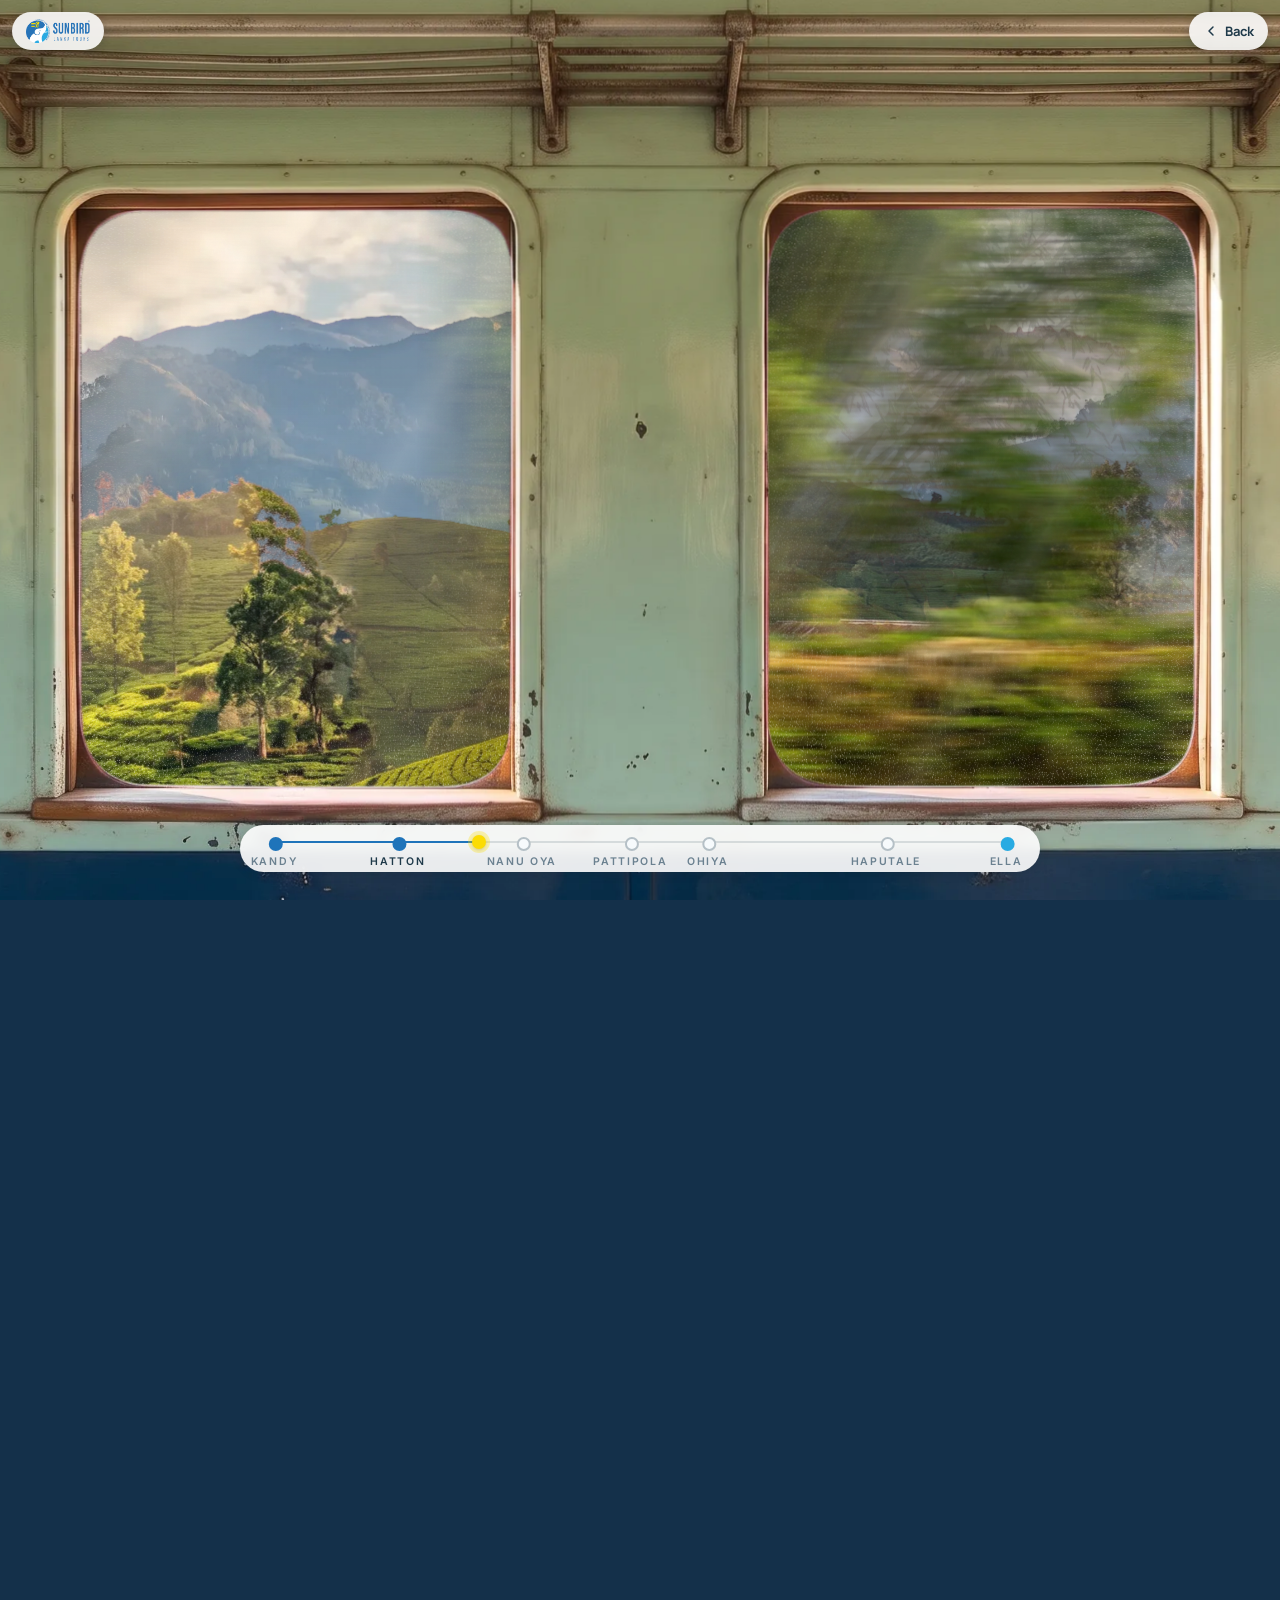
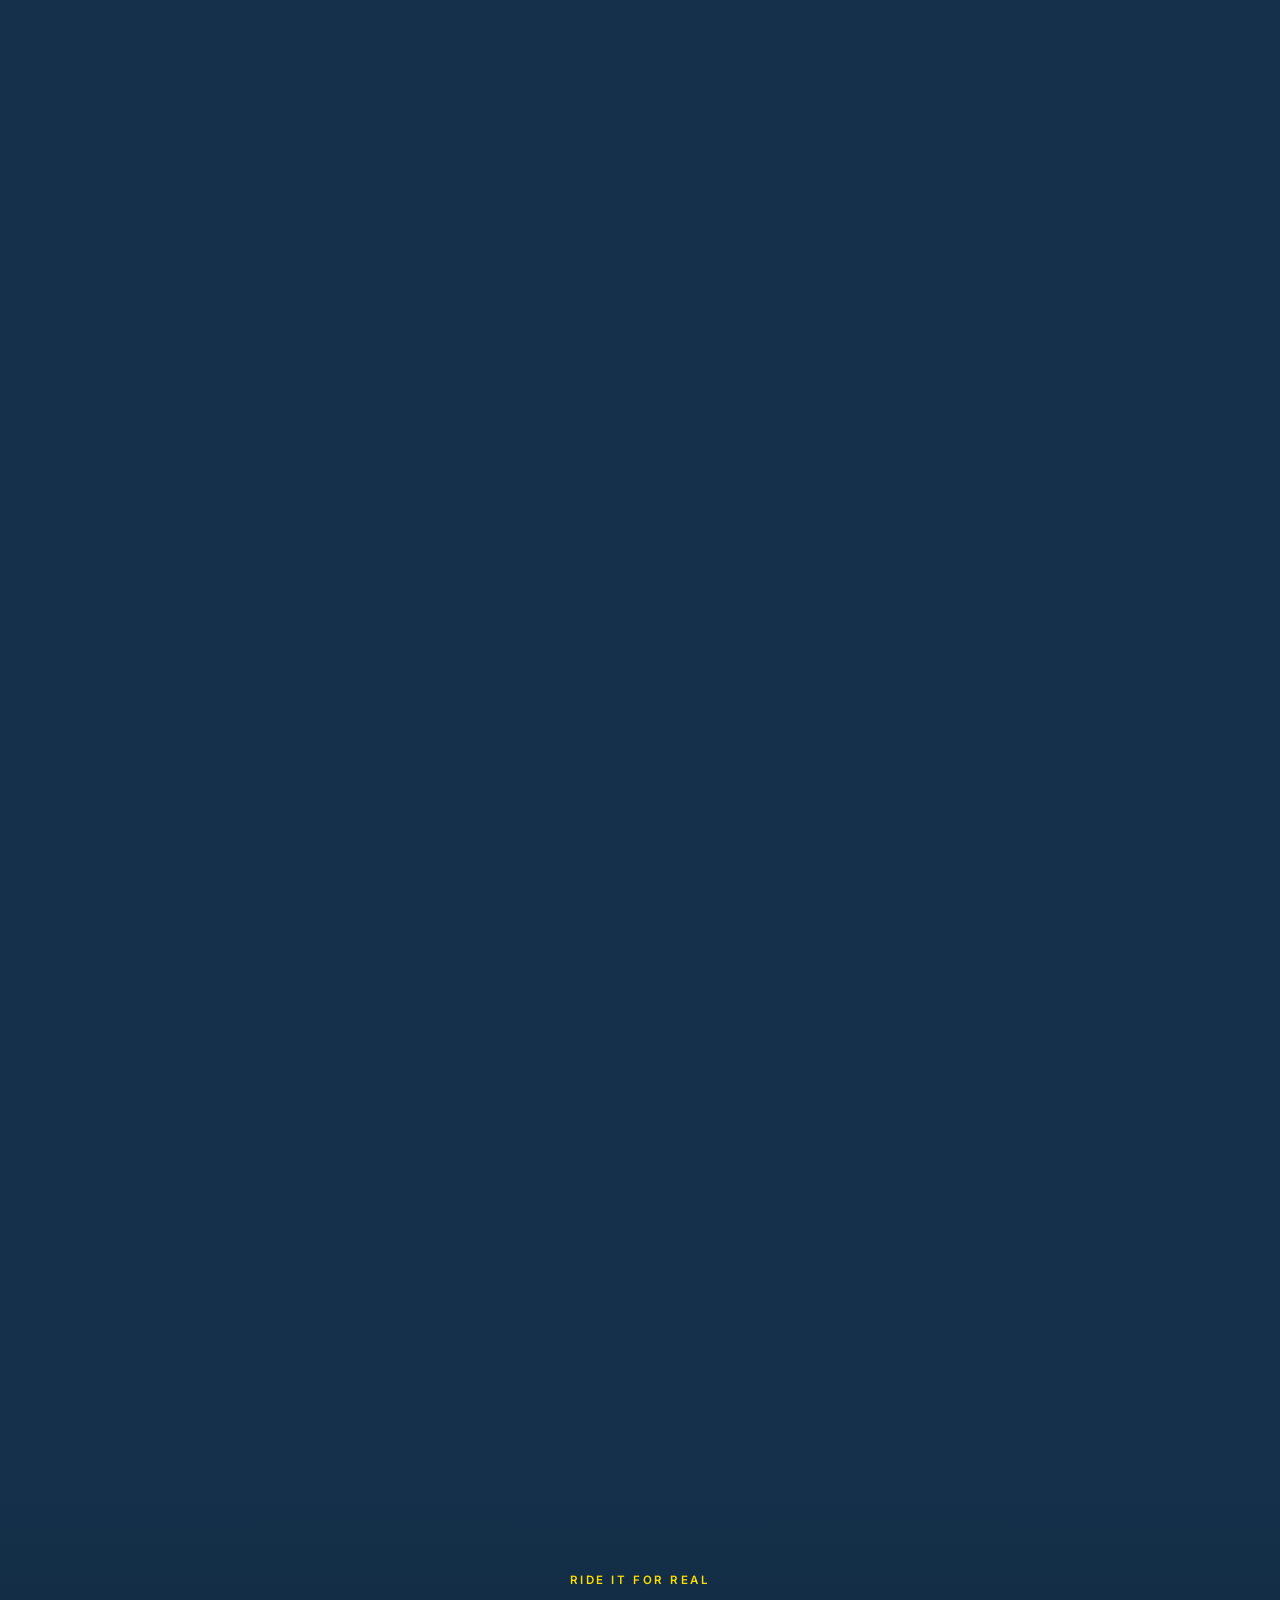
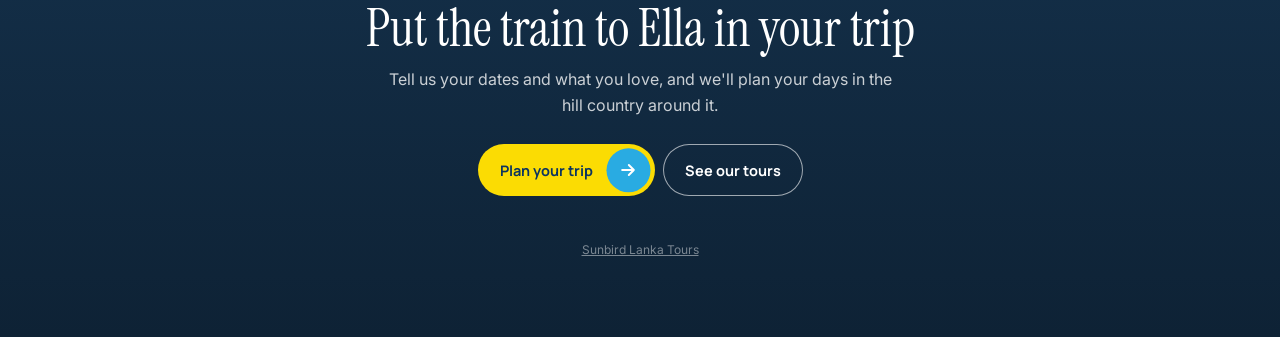
<file: static/ella-train/index.html>
<!DOCTYPE html>
<html lang="en">
<head>
<meta charset="UTF-8">
<meta name="viewport" content="width=device-width, initial-scale=1, viewport-fit=cover">
<title>The train to Ella | Sunbird Lanka Tours</title>
<meta name="robots" content="noindex">
<meta name="description" content="Ride the hill-country train from Kandy to Ella, one scroll at a time.">
<meta name="theme-color" content="#14304A">
<link rel="icon" type="image/png" href="../favicon.png">
<link rel="preconnect" href="https://fonts.googleapis.com">
<link rel="preconnect" href="https://fonts.gstatic.com" crossorigin>
<link href="https://fonts.googleapis.com/css2?family=Inter:wght@400;500;600&family=Manrope:wght@600;700;800&family=Instrument+Serif:ital@0;1&display=swap" rel="stylesheet">
<!-- only the letters on the station boards, in Sinhala and Tamil -->
<link href="https://fonts.googleapis.com/css2?family=Noto+Sans+Sinhala:wght@700&family=Noto+Sans+Tamil:wght@700&text=%E0%AE%8E%E0%AE%92%E0%AE%93%E0%AE%9F%E0%AE%A4%E0%AE%A8%E0%AE%A9%E0%AE%AA%E0%AE%AF%E0%AE%B2%E0%AE%B3%E0%AE%B9%E0%AE%BE%E0%AE%BF%E0%AF%81%E0%AF%88%E0%AF%8A%E0%AF%8D%E0%B6%87%E0%B6%94%E0%B6%A7%E0%B6%AD%E0%B6%B1%E0%B6%B4%E0%B6%BA%E0%B6%BD%E0%B7%84%E0%B7%85%E0%B7%8A%E0%B7%8F%E0%B7%90%E0%B7%92%E0%B7%94%E0%B7%9A%E0%B7%9C&display=swap" rel="stylesheet">
<style>
  /* brand colours and type, the same as the rest of the site (static/css/site.css): logo blue, logo light blue,
     logo yellow; Inter for text, Manrope for labels and buttons, Instrument Serif for titles */
  :root { --ink:#1f3a4a; --muted:#4a6170; --blue:#1f74ba; --sky:#29abe2; --sun:#fbdc03;
          --panel:#14304A;   /* the carriage's lower blue panel, carried on below the picture */
          --paper:#F6F0E2;
          --serif:'Instrument Serif', 'Times New Roman', serif;
          --sans:'Inter', system-ui, sans-serif;
          --ui:'Manrope', system-ui, sans-serif;
          /* specks of dust on the window glass */
          --dust:url("data:image/svg+xml,%3Csvg xmlns='http://www.w3.org/2000/svg' width='240' height='240'%3E%3Cfilter id='f'%3E%3CfeTurbulence type='fractalNoise' baseFrequency='.8' numOctaves='2' seed='4' stitchTiles='stitch'/%3E%3CfeColorMatrix values='0 0 0 0 .93 0 0 0 0 .9 0 0 0 0 .82 3 0 0 0 -1.7'/%3E%3C/filter%3E%3Crect width='240' height='240' filter='url(%23f)'/%3E%3C/svg%3E"); }
  * { box-sizing:border-box; }
  html, body { margin:0; }
  html { -webkit-tap-highlight-color:transparent; }   /* no blue flash on tap on phones */
  body { font-family:var(--sans); color:var(--ink); background:var(--panel); -webkit-font-smoothing:antialiased; }

  /* ---------- the ride: a tall section, with the carriage pinned on screen while it scrolls ---------- */
  .ride { position:relative; height:700vh; height:700svh; background:var(--panel); }
  .stage { position:sticky; top:0; height:100vh; height:100svh; overflow:hidden; background:#A9BFCF; }

  /* outside: everything that passes the windows. Each piece sits on a plane that moves at its own speed. */
  .world { position:absolute; inset:0; will-change:transform; }
  /* Everything that passes at one speed shares a plane, and the plane slides as one piece. The copies of a picture
     sit side by side in a row (.run) on it, so no hairline opens between them. */
  .plane { position:absolute; left:0; top:0; will-change:transform; }
  .run { position:absolute; display:flex; }
  .run > .o { position:relative; flex:none; height:100%; }
  .o { position:absolute; visibility:hidden; }
  .o img { position:absolute; inset:0; display:block; width:100%; height:100%; pointer-events:none; user-select:none; -webkit-user-drag:none; }
  /* the motion blur: the plane sets how far each copy has faded from sharp to blurred */
  .o.hasblur img { opacity:var(--sharp, 1); }
  .o.hasblur img.blur { opacity:var(--blur, 0); }
  /* a mirrored copy, so the scenery after the tunnel isn't the same as before it */
  .o.flip img { transform:scaleX(-1); }
  /* a piece that shows only part of its picture (the script sets where the picture sits) */
  .o.crop { overflow:hidden; }
  .fadeL  { -webkit-mask-image:linear-gradient(90deg, transparent, #000 18%); mask-image:linear-gradient(90deg, transparent, #000 18%); }
  .fadeR  { -webkit-mask-image:linear-gradient(270deg, transparent, #000 18%); mask-image:linear-gradient(270deg, transparent, #000 18%); }
  .fadeLR { -webkit-mask-image:linear-gradient(90deg, transparent, #000 18%, #000 82%, transparent); mask-image:linear-gradient(90deg, transparent, #000 18%, #000 82%, transparent); }

  /* mist: soft banks of cloud (drawn once by the script) on their own slow planes */
  .mist { background-image:var(--mist); background-repeat:repeat-x; background-size:auto 100%;
          -webkit-mask-image:linear-gradient(180deg, transparent, #000 30%, #000 62%, transparent);
                  mask-image:linear-gradient(180deg, transparent, #000 30%, #000 62%, transparent); }

  /* the tunnel: rough rock rushing past right outside the glass, lit only by the light from the carriage */
  .tunnel { background:
      linear-gradient(180deg, #060504, rgba(6,5,4,.96) 16%, rgba(36,21,8,.6) 42%, rgba(36,21,8,.52) 56%, rgba(6,5,4,.96) 84%, #060504),
      url(img/rock-loop-blur.webp) 0 50% / auto 100% repeat-x, #0B0A09;
    -webkit-mask-image:linear-gradient(90deg, transparent, #000 3%, #000 97%, transparent);
            mask-image:linear-gradient(90deg, transparent, #000 3%, #000 97%, transparent); }


  /* the station board's lettering, printed on the yellow board of the sign picture */
  .board { position:absolute; left:10.4%; top:6.6%; width:79%; height:27.6%; display:flex; flex-direction:column;
           align-items:center; justify-content:center; gap:.04em; color:#1A1712; mix-blend-mode:multiply; opacity:.92; line-height:1;
           font-size:calc(var(--fit, 1) * 1em); white-space:nowrap; }
  .board .si { font:700 1em/1 'Noto Sans Sinhala', var(--sans); }
  .board .ta { font:700 .82em/1 'Noto Sans Tamil', var(--sans); }
  .board .en { font:800 1.32em/1 var(--sans); letter-spacing:.1em; margin-top:.06em; }

  /* the light outside: cool in the morning, golden towards Ella, and a moment of glare out of the tunnel */
  .grade, .glare { position:absolute; inset:0; pointer-events:none; opacity:0; visibility:hidden; }
  .grade.cool { mix-blend-mode:soft-light; background:linear-gradient(180deg, #8DB2D4, #A7C1D6 60%, #9BB4C4); }
  .grade.warm { mix-blend-mode:soft-light;
                background:radial-gradient(ellipse 80% 70% at 88% 6%, #FFD27A, rgba(255,190,90,0) 70%),
                           linear-gradient(195deg, #FFB45A, #F2995A 55%, #C97C5A); }
  .glare { right:auto; width:130%; will-change:transform, opacity;
           background:linear-gradient(90deg, rgba(255,251,240,0), rgba(255,251,240,.95) 14%); }

  /* inside: the carriage, with the windows cut out of it */
  .car { position:absolute; left:0; top:0; will-change:transform; transform-origin:50% 70%; }
  .car img { position:relative; display:block; width:100%; height:100%; user-select:none; -webkit-user-drag:none; }
  /* the glass in the windows: a soft sheen, some dust round the edges, and (in a tunnel) the carriage reflected */
  .glass { position:absolute; inset:0; }
  .pane { position:absolute; overflow:hidden;
          background:
            linear-gradient(118deg, rgba(255,255,255,0) 16%, rgba(255,255,255,.16) 26%, rgba(255,255,255,.05) 33%, rgba(255,255,255,0) 38%),
            linear-gradient(118deg, rgba(255,255,255,0) 57%, rgba(255,255,255,.09) 61%, rgba(255,255,255,0) 65%),
            linear-gradient(180deg, rgba(230,240,248,.11), rgba(230,240,248,0) 45%); }
  .pane::after { content:""; position:absolute; inset:0; background:var(--dust); background-size:240px 240px; opacity:.7;
                 -webkit-mask-image:radial-gradient(ellipse 74% 70% at 50% 40%, transparent 42%, #000);
                         mask-image:radial-gradient(ellipse 74% 70% at 50% 40%, transparent 42%, #000); }
  .pane .mirror { position:absolute; inset:0; opacity:0; visibility:hidden; background-repeat:no-repeat;
                  transform:scaleX(-1); filter:blur(2.5px) sepia(.4) brightness(.9); }
  /* the late sun on the carriage wall (masked to the wall, so it never tints the view) */
  .wash { position:absolute; inset:0; pointer-events:none; opacity:0; visibility:hidden; mix-blend-mode:soft-light;
          background:linear-gradient(105deg, #FFC86E, #FF9A40 55%, #E47A3C);
          -webkit-mask-size:100% 100%; mask-size:100% 100%; }
  /* in the tunnel the carriage goes dim, lit by its own warm lamps */
  .shade { position:absolute; inset:0; background:#06080B; opacity:0; pointer-events:none; }
  .lamp { position:absolute; inset:0; opacity:0; pointer-events:none;
          background:radial-gradient(ellipse 60% 38% at 50% 0%, rgba(255,196,120,.32), rgba(255,170,90,.08) 60%, rgba(255,170,90,0) 80%); }

  /* ---------- on top: the ticket, the notes on the wall, the route ---------- */
  .hud { position:absolute; inset:0; pointer-events:none; }
  .top { position:absolute; top:max(12px, env(safe-area-inset-top)); left:12px; right:12px; display:flex; justify-content:space-between; align-items:center; z-index:5; }
  .pill { pointer-events:auto; display:inline-flex; align-items:center; gap:6px; height:38px; padding:0 14px; border-radius:999px;
          background:rgba(255,255,255,.88); box-shadow:0 2px 10px rgba(10,30,50,.18); color:var(--ink); text-decoration:none;
          font:700 13px/1 var(--ui); -webkit-backdrop-filter:blur(6px); backdrop-filter:blur(6px); }
  .pill img { height:24px; width:auto; display:block; }
  .pill svg { width:16px; height:16px; }

  /* the ticket: real notches in its sides, and a hole the conductor punches in it as the train sets off */
  @property --hole { syntax:'<length>'; inherits:false; initial-value:0px; }
  .ticket { position:absolute; left:50%; top:50%; width:min(440px, calc(100% - 40px));
            transform:translate(-50%, -50%) rotate(-1.4deg);
            filter:drop-shadow(0 18px 26px rgba(8,18,28,.42)) drop-shadow(0 2px 3px rgba(0,0,0,.22)); }
  .tk-paper { padding:20px 26px; color:#2A2418; border-radius:6px; background:linear-gradient(180deg, #F5EDD7, #EDE2C6);
              --hole:0px;
              -webkit-mask-image:radial-gradient(circle 9px at 0 50%, transparent 96%, #000), radial-gradient(circle 9px at 100% 50%, transparent 96%, #000),
                                 radial-gradient(circle var(--hole) at calc(100% - 36px) calc(100% - 34px), transparent 94%, #000);
              -webkit-mask-composite:source-in;
                      mask-image:radial-gradient(circle 9px at 0 50%, transparent 96%, #000), radial-gradient(circle 9px at 100% 50%, transparent 96%, #000),
                                 radial-gradient(circle var(--hole) at calc(100% - 36px) calc(100% - 34px), transparent 94%, #000);
                      mask-composite:intersect;
              transition:--hole .22s cubic-bezier(.3,1.7,.5,1); }
  .punched .tk-paper { --hole:9px; animation:kick .35s ease-out; }
  @keyframes kick { 30% { transform:translateY(3px) rotate(-.8deg); } }
  /* the punched-out bit of card, falling away */
  .chip { position:absolute; right:27px; bottom:25px; width:18px; height:18px; border-radius:50%; background:#EFE5CB; opacity:0; pointer-events:none; }
  .punched .chip { animation:chip .9s cubic-bezier(.4,0,.8,.6) forwards; }
  @keyframes chip { 0% { opacity:1; transform:none; } 100% { opacity:0; transform:translate(16px, 150px) rotate(220deg) scale(.8); } }
  .tk-top { display:flex; justify-content:space-between; gap:12px; padding-bottom:10px; border-bottom:1.5px dashed rgba(60,50,30,.3);
            font:600 10.5px/1.2 var(--sans); letter-spacing:.18em; text-transform:uppercase; color:#8A7A55; }
  .tk-route { display:flex; align-items:center; gap:12px; margin:16px 0 4px; font:800 26px/1 var(--ui); letter-spacing:.06em; }
  .tk-route i { flex:1; height:2px; position:relative; background:repeating-linear-gradient(90deg, #2A2418 0 6px, transparent 6px 11px); }
  .tk-route i::after { content:""; position:absolute; right:-2px; top:-4px; border:5px solid transparent; border-left:7px solid #2A2418; border-right:0; }
  .ticket h1 { font-family:var(--serif); font-weight:400; font-size:clamp(32px, 6vw, 44px); line-height:1; letter-spacing:-.01em; margin:10px 0 8px; }
  .ticket p { margin:0; font-size:15px; line-height:1.45; color:#4A4232; }
  .tk-hint { margin-top:16px; display:flex; align-items:center; gap:8px; color:var(--blue); font:600 11px/1 var(--sans); letter-spacing:.2em; text-transform:uppercase; }
  .tk-hint svg { width:16px; height:16px; animation:nudge 1.6s ease-in-out infinite; }
  @keyframes nudge { 0%,100% { transform:translateY(0); } 50% { transform:translateY(4px); } }

  /* notes pinned to the carriage wall, one per stretch of the line */
  .note { position:absolute; left:var(--nx); top:var(--ny); width:var(--nw); padding:18px 18px 16px; border-radius:3px;
          background:var(--paper); color:var(--ink); opacity:0; visibility:hidden;
          transform:translate(-50%, 0) rotate(var(--r, -1.2deg));
          box-shadow:0 12px 26px rgba(16,26,18,.3), 0 1px 3px rgba(0,0,0,.18);
          filter:brightness(var(--lit, 1)); }
  .note::before { content:""; position:absolute; left:50%; top:-6px; width:13px; height:13px; margin-left:-6.5px; border-radius:50%;
                  background:radial-gradient(circle at 35% 30%, #F2D27A, #B88A2A 60%, #7A5A18); box-shadow:0 2px 3px rgba(0,0,0,.35); }
  .m-float .note { transform:translate(-50%, -100%) rotate(var(--r, -1.2deg)); }
  .note .tag { display:inline-block; padding:5px 8px 4px; border-radius:2px; background:var(--sun); color:var(--ink);
               font:800 10.5px/1 var(--ui); letter-spacing:.14em; text-transform:uppercase; }
  .note h3 { font-family:var(--serif); font-weight:400; font-size:25px; line-height:1.04; margin:10px 0 6px; }
  .note p { margin:0; font-size:13.5px; line-height:1.45; color:var(--muted); }
  .note.arrive h3 { font-size:32px; }
  .btns { display:flex; flex-wrap:wrap; gap:8px; margin-top:14px; }
  /* buttons, as on the rest of the site: the main action is the yellow "sun pill" (a light-blue sun holds the arrow
     and spreads over the button when pointed at); the others are outline pills ("alt") */
  .btn { pointer-events:auto; position:relative; isolation:isolate; overflow:hidden; display:inline-flex; align-items:center;
         justify-content:space-between; gap:14px; min-height:46px; padding:4px 4px 4px 18px; border-radius:999px;
         background:var(--sun); color:#0c3460; font:700 13.5px/1.2 var(--ui); text-decoration:none; transition:color .4s, transform .2s; }
  .btn::before { content:""; position:absolute; inset:0; z-index:-1; background:var(--sky);
                 clip-path:circle(19px at calc(100% - 23px) 50%); transition:clip-path .6s cubic-bezier(.2,.7,.2,1), background-color .45s; }
  .btn::after { content:""; flex:none; width:38px; height:38px; border-radius:50%; background:url("data:image/svg+xml,%3Csvg xmlns='http://www.w3.org/2000/svg' viewBox='0 0 24 24' fill='none' stroke='%23ffffff' stroke-width='2.4' stroke-linecap='round' stroke-linejoin='round'%3E%3Cpath d='M5 12h14M13 6l6 6-6 6'/%3E%3C/svg%3E") center / 46% no-repeat;
                transition:transform .45s cubic-bezier(.2,.7,.2,1); }
  .btn:hover { color:#fff; }
  .btn:hover::before { background:var(--blue); clip-path:circle(160% at calc(100% - 23px) 50%); }
  .btn:hover::after { transform:rotate(-45deg); }
  .btn:active { transform:scale(.98); }
  .btn.alt { justify-content:center; padding:0 18px; background:transparent; color:var(--ink); box-shadow:inset 0 0 0 1px rgba(31,58,74,.5);
             transition:background .25s, color .25s, box-shadow .25s; }
  .btn.alt::before, .btn.alt::after { display:none; }
  .btn.alt:hover { background:var(--blue); color:#fff; box-shadow:inset 0 0 0 1px var(--blue); }
  @media (prefers-reduced-motion:reduce) { .btn, .btn::before, .btn::after { transition:none; } }
  .m-tall .note { padding:14px 16px 13px; }
  /* on a phone, the welcome note takes the bottom of the screen, where the route was */
  .m-tall .note.arrive { top:auto; bottom:max(14px, env(safe-area-inset-bottom)); }
  .m-tall .note h3, .m-float .note h3 { font-size:21px; margin:8px 0 4px; }
  .m-tall .note p, .m-float .note p { font-size:13px; }

  /* The line from Kandy to Ella along the bottom, drawn like the one under the home page's train window
     (.er-route in site.css): a thin track, the stations as small dots with Kandy and Ella in sky blue, and the
     yellow train running along it, on the same white pill as the buttons at the top. The stretch already
     travelled is the logo blue. Each station takes the ride there. */
  .route { position:absolute; left:50%; bottom:var(--rb, 14px); width:min(800px, calc(100% - 24px)); transform:translateX(-50%);
           padding:16px 34px 0; border-radius:999px; background:rgba(255,255,255,.9); pointer-events:auto;
           box-shadow:0 2px 10px rgba(10,30,50,.18); -webkit-backdrop-filter:blur(6px); backdrop-filter:blur(6px); }
  .rt-track { position:relative; display:block; height:2px; background:rgba(31,58,74,.14); }
  .rt-fill { position:absolute; left:0; top:0; bottom:0; width:0; background:var(--blue); }
  .rt-loco { position:absolute; top:-6px; left:0; z-index:1; width:14px; height:14px; margin-left:-7px; border-radius:50%;
             background:var(--sun); box-shadow:0 0 0 4px rgba(251,220,3,.3), 0 1px 3px rgba(0,0,0,.2); }
  .route ol { position:relative; height:30px; margin:-1px 0 0; padding:0; list-style:none; }
  .route li { position:absolute; top:0; transform:translateX(-50%); }
  .route li button { position:relative; display:block; padding:15px 4px 6px; border:0; background:none; cursor:pointer; white-space:nowrap;
                     font:600 10.5px/1 var(--sans); letter-spacing:.16em; text-transform:uppercase; color:#6b8190; transition:color .25s; }
  .route li button::before { content:""; position:absolute; top:-5px; left:50%; width:10px; height:10px; margin-left:-5px; border-radius:50%;
                             background:#f6fafc; border:2px solid rgba(31,58,74,.3); transition:background-color .25s, border-color .25s; }
  .route li:first-child button::before, .route li:last-child button::before { background:var(--sky); border-color:var(--sky); }
  .route li.past button::before { background:var(--blue); border-color:var(--blue); }
  .route li.on button, .route li button:hover, .route li button:focus-visible { color:var(--ink); outline:none; }
  @media (max-width:600px) { .route li button span { opacity:0; transition:opacity .3s; } .route li.on button span { opacity:1; } }
  @media (prefers-reduced-motion:reduce) { .route li button, .route li button::before { transition:none; } }

  /* while the pictures load: the line from Kandy to Ella fills as they come in */
  .boarding { position:absolute; inset:0; display:grid; place-items:center; background:var(--panel); color:#fff;
              transition:opacity .6s, visibility .6s; z-index:30; }
  .ready .boarding { opacity:0; visibility:hidden; }
  .bd { width:min(320px, 74vw); text-align:center; }
  .bd-line { display:flex; align-items:center; gap:14px; font:800 14px/1 var(--ui); letter-spacing:.06em; }
  .bd-line i { flex:1; height:2px; position:relative; background:rgba(255,255,255,.22); }
  .bd-line b { position:absolute; left:0; top:0; bottom:0; width:4%; background:var(--sun); transition:width .5s cubic-bezier(.2,.7,.2,1); }
  .bd-line b::after { content:""; position:absolute; right:-6px; top:-5px; width:12px; height:12px; border-radius:50%; background:var(--sun);
                      box-shadow:0 0 0 4px rgba(254,221,0,.25); }
  .bd p { margin:18px 0 0; font:600 11px/1 var(--sans); letter-spacing:.22em; text-transform:uppercase; color:rgba(255,255,255,.65); }

  /* ---------- after the ride ---------- */
  .after { position:relative; padding:72px 20px 80px; color:#fff; text-align:center;
           background:linear-gradient(180deg, var(--panel), #0E2235); }
  .after .kicker { margin:0 auto; color:var(--sun); font:600 11.5px/1.4 var(--sans); letter-spacing:.22em; text-transform:uppercase; }
  .after h2 { font-family:var(--serif); font-weight:400; font-size:clamp(34px, 6vw, 52px); line-height:1.02; margin:14px auto 12px; max-width:640px; }
  .after p { margin:0 auto; max-width:520px; color:rgba(255,255,255,.78); line-height:1.6; }
  .after .btns { justify-content:center; margin-top:26px; }
  .after .btn { min-height:52px; padding-left:22px; font-size:14.5px; }
  .after .btn::after { width:44px; height:44px; }
  .after .btn::before { clip-path:circle(22px at calc(100% - 26px) 50%); }
  .after .btn:hover::before { clip-path:circle(160% at calc(100% - 26px) 50%); }
  .after .btn.alt { padding:0 22px; color:#fff; box-shadow:inset 0 0 0 1px rgba(255,255,255,.6); }
  .after .btn.alt:hover { background:#fff; color:var(--ink); box-shadow:inset 0 0 0 1px #fff; }
  .after small { display:block; margin-top:46px; color:rgba(255,255,255,.45); font-size:12px; }
  .after small a { color:inherit; }

  @media (prefers-reduced-motion:reduce) {
    .tk-hint svg { animation:none; }
    .tk-paper { transition:none; } .punched .tk-paper, .punched .chip { animation:none; }
  }
</style>
</head>
<body>

<section class="ride" aria-label="The train ride from Kandy to Ella">
  <div class="stage">
    <div class="world" aria-hidden="true"></div>
    <div class="grade cool"></div>
    <div class="grade warm"></div>
    <div class="glare"></div>
    <div class="car" aria-hidden="true"><div class="glass"></div><img alt="" draggable="false"><div class="wash"></div></div>
    <div class="shade"></div>
    <div class="lamp"></div>

    <div class="hud">
      <div class="top">
        <a class="pill" href="/" aria-label="Sunbird Lanka Tours home"><img src="../img/logo.png" alt="Sunbird Lanka Tours"></a>
        <!-- Back: to the page you came from (see the script); opened from elsewhere, to Ella's page -->
        <a class="pill back" href="/destinations/ella/">
          <svg viewBox="0 0 24 24" fill="none" stroke="currentColor" stroke-width="2.2" stroke-linecap="round" stroke-linejoin="round" aria-hidden="true"><path d="M15 18l-6-6 6-6"/></svg>
          Back
        </a>
      </div>

      <div class="ticket">
        <div class="tk-paper">
          <div class="tk-top"><span>Sunbird Lanka Tours</span><span>Hill country line</span></div>
          <div class="tk-route"><b>Kandy</b><i></i><b>Ella</b></div>
          <h1>Take the train to Ella</h1>
          <p>About seven hours through tea country, mountains and misty tunnels. Scroll to ride it.</p>
          <div class="tk-hint">Scroll to ride
            <svg viewBox="0 0 24 24" fill="none" stroke="currentColor" stroke-width="2.4" stroke-linecap="round" stroke-linejoin="round" aria-hidden="true"><path d="M12 5v14M6 13l6 6 6-6"/></svg>
          </div>
        </div>
        <i class="chip"></i>
      </div>

      <div class="note" data-show="0.135 0.25" style="--r:-1.4deg">
        <span class="tag">Hatton</span>
        <h3>The heart of tea country</h3>
        <p>The slopes are combed with rows of tea bushes, still picked by hand.</p>
      </div>
      <div class="note" data-show="0.295 0.41" style="--r:1.1deg">
        <span class="tag">Nanu Oya</span>
        <h3>Change here for Nuwara Eliya</h3>
        <p>The cool, misty hill town the British called Little England.</p>
      </div>
      <div class="note" data-show="0.435 0.53" style="--r:-.8deg">
        <span class="tag">Pattipola</span>
        <h3>The top of the line</h3>
        <p>Almost 1,900 m up, the highest station in Sri Lanka and the closest stop to Horton Plains.</p>
      </div>
      <div class="note" data-show="0.545 0.72" style="--r:1.3deg">
        <span class="tag">Ohiya</span>
        <h3>Into the mountains</h3>
        <p>Past Ohiya the line ducks through tunnel after tunnel.</p>
      </div>
      <div class="note" data-show="0.765 0.875" style="--r:-1.1deg">
        <span class="tag">Haputale</span>
        <h3>Lipton's tea country</h3>
        <p>Sir Thomas Lipton's favourite lookout, Lipton's Seat, is just up the hill.</p>
      </div>
      <div class="note arrive" data-show="0.955 9" style="--r:-.6deg">
        <span class="tag">Ella</span>
        <h3>Welcome to Ella</h3>
        <p>Waterfalls, the hike up Ella Rock and Little Adam's Peak, and the Nine Arches Bridge, all close to the station.</p>
        <div class="btns">
          <a class="btn" href="/contact-us/#plan">Plan your trip</a>
          <a class="btn alt" href="/destinations/ella/">Explore Ella</a>
        </div>
      </div>

      <!-- the line from Kandy to Ella (drawn like the one under the home page's train window);
           each station takes the ride there -->
      <nav class="route" aria-label="Stations on the line">
        <span class="rt-track"><i class="rt-fill"></i><i class="rt-loco"></i></span>
        <ol>
          <li data-p="0.02"><button type="button"><span>Kandy</span></button></li>
          <li data-p="0.18"><button type="button"><span>Hatton</span></button></li>
          <li data-p="0.34"><button type="button"><span>Nanu Oya</span></button></li>
          <li data-p="0.48"><button type="button"><span>Pattipola</span></button></li>
          <li data-p="0.58"><button type="button"><span>Ohiya</span></button></li>
          <li data-p="0.81"><button type="button"><span>Haputale</span></button></li>
          <li data-p="0.965"><button type="button"><span>Ella</span></button></li>
        </ol>
      </nav>
    </div>

    <div class="boarding">
      <div class="bd">
        <div class="bd-line"><span>Kandy</span><i><b></b></i><span>Ella</span></div>
        <p>Boarding&hellip;</p>
      </div>
    </div>
  </div>
</section>

<section class="after">
  <p class="kicker">Ride it for real</p>
  <h2>Put the train to Ella in your trip</h2>
  <p>Tell us your dates and what you love, and we'll plan your days in the hill country around it.</p>
  <div class="btns">
    <a class="btn" href="/contact-us/#plan">Plan your trip</a>
    <a class="btn alt" href="/tours/">See our tours</a>
  </div>
  <small><a href="/">Sunbird Lanka Tours</a></small>
</section>

<script>
(() => {
  const $ = (s, r = document) => r.querySelector(s);
  const ride = $('.ride'), stage = $('.stage'), world = $('.world'), car = $('.car'), carImg = $('.car img');
  const glass = $('.glass'), hud = $('.hud'), shade = $('.shade'), lamp = $('.lamp'), glare = $('.glare');
  const reduce = matchMedia('(prefers-reduced-motion: reduce)').matches;
  const clamp = (v, a = 0, b = 1) => Math.min(b, Math.max(a, v));
  const ss = t => (t = clamp(t), t * t * (3 - 2 * t));

  // The two carriages, and where their windows sit in the picture (pixels).
  const CAR = {
    wide: { src:'img/carriage-wide.webp', w:3584, h:1184, wins:[[171,711],[1061,1622],[1960,2516],[2858,3402]], y:[279,1032], panel:0.885 },
    tall: { src:'img/carriage-tall.webp', w:1536, h:2752, wins:[[424,1121]], y:[862,1961], panel:0.75 },
  };
  // The pictures outside, and their width-to-height. The passing ones are seamless loops: the right edge of
  // each runs on into its own left edge, so copies can sit end to end without a join or a mirror.
  const IMG = {
    sky:  { src:'img/sky-loop.webp',  a:1764 / 1018 },
    far:  { src:'img/far-loop.webp',  a:1733 / 1018 },
    near: { src:'img/near-loop.webp', blur:'img/near-loop-blur.webp', a:1971 / 1018 },
    rock: { src:'img/rock-loop.webp', blur:'img/rock-loop-blur.webp', a:1675 / 848 },
    sign: { src:'img/sign.webp', a:1100 / 910 },
  };
  // The tea hills are rows of different pictures. Each piece runs straight on into the next: a picture, then a
  // join made from the end of that picture and the start of the next one (widths in pixels at height h0).
  // Row A runs from Kandy to the tunnel (the old tea hills, the factory, the misty top of the line) and row B
  // from the tunnel to Ella (the cottages, then the old tea hills again with the farmhouse and the waterfall).
  const ROW = {
    A: { h0:1344, loop:[['mid-tea', 1818], ['mid-j-tea-factory', 720], ['mid-factory', 1088], ['mid-j-factory-misty', 720],
                        ['mid-misty', 1152], ['mid-j-misty-tea', 720]] },
    B: { h0:1344, loop:[['mid-cottages', 1464], ['mid-j-cottages-tea', 720], ['mid-tea', 1818], ['mid-j-tea-cottages', 720]] },
  };
  // The trackside: after each open stretch it starts again with the bamboo and the mossy trunk, which run
  // through a short join into the old loop of trees, picked up 416 px in (widths in pixels at height h0).
  const SIDE = { h0:1018, loopW:1971, pickUp:416,
    bamboo:{ src:'img/near-bamboo.webp', blur:'img/near-bamboo-blur.webp', w:2234 },
    join:  { src:'img/near-j-bamboo.webp', blur:'img/near-j-bamboo-blur.webp', w:160 } };

  // The stations the train passes (p = how far along the scroll), with their names as the boards print them:
  // Sinhala, Tamil and English.
  const STN = [
    { p:0.18,  en:'Hatton',    si:'හැටන්',    ta:'ஹட்டன்' },
    { p:0.34,  en:'Nanu Oya',  si:'නානුඔය',   ta:'நானுஓயா' },
    { p:0.48,  en:'Pattipola', si:'පට්ටිපොළ', ta:'பட்டிப்பொல' },
    { p:0.58,  en:'Ohiya',     si:'ඔහිය',     ta:'ஒஹிய' },
    { p:0.81,  en:'Haputale',  si:'හපුතලේ',   ta:'ஹப்புத்தளை' },
  ];
  const ELLA = { en:'Ella', si:'ඇල්ල', ta:'எல்ல' };

  /* ---- how the train moves along the scroll ----
     Distances are in "window heights" (bh), so the ride looks the same on every screen.
     The train pulls away gently, runs at speed, eases through each station so its board can be read,
     and slows into Ella at the end. */
  const XEND = 40;
  function speedAt(p) {
    let v;
    if (p < 0.012) return 0;
    if (p < 0.10) v = ss((p - 0.012) / 0.088);
    else if (p < 0.84) v = 1;
    else if (p < 0.962) v = 1 - ss((p - 0.84) / 0.122);
    else return 0;
    for (const s of STN) { const d = Math.abs(p - s.p) / 0.04; if (d < 1) v *= 1 - 0.72 * (1 - ss(d)); }
    return v;
  }
  const N = 2400, XT = new Float32Array(N + 1);
  { let acc = 0; for (let i = 1; i <= N; i++) { acc += speedAt((i - 0.5) / N); XT[i] = acc; }
    for (let i = 0; i <= N; i++) XT[i] = XT[i] / acc * XEND; }
  const X = p => { p = clamp(p) * N; const i = Math.floor(p); return i >= N ? XT[N] : XT[i] + (XT[i + 1] - XT[i]) * (p - i); };

  // where things happen along the line (as scroll progress)
  // (ella: where the trackside trees end, leaving the view open as the train comes in)
  const EV = { rockIn:0.635, tunIn:0.66, tunOut:0.71, rockOut:0.735, ella:0.905 };

  // How the light and the weather change over the day: [progress, amount] pairs, eased in between.
  // A cool morning out of Kandy, mist over the top of the line around Pattipola, a little more at Haputale,
  // and warm late light coming into Ella.
  const ramp = pts => p => {
    if (p <= pts[0][0]) return pts[0][1];
    for (let i = 1; i < pts.length; i++) {
      const [b, vb] = pts[i];
      if (p <= b) { const [a, va] = pts[i - 1]; return va + (vb - va) * ss((p - a) / (b - a)); }
    }
    return pts[pts.length - 1][1];
  };
  const SKY = {
    cool:  ramp([[0, .55], [0.2, .12], [0.4, .12], [0.47, .4], [0.58, .4], [0.68, 0]]),
    warm:  ramp([[0.72, 0], [0.82, .45], [0.96, .9]]),
    mistB: ramp([[0, .6], [0.2, .18], [0.38, .18], [0.45, .85], [0.58, .9], [0.66, .2], [0.8, .3], [0.92, 0]]),
    mistF: ramp([[0.38, 0], [0.45, .7], [0.58, .75], [0.65, .2], [0.7, 0]]),
  };

  // The mist: soft, wide banks of cloud, drawn once into a picture that repeats seamlessly sideways.
  // Every bank stays inside the picture top to bottom, so the band never ends in a straight line.
  (() => {
    const W = 768, H = 192, cv = document.createElement('canvas'); cv.width = W; cv.height = H;
    const g = cv.getContext('2d');
    let seed = 11; const rnd = () => (seed = seed * 16807 % 2147483647) / 2147483647;
    for (let i = 0; i < 70; i++) {
      const r = 20 + rnd() * 50, sx = 2 + rnd() * 2.5, x = rnd() * W, a = 0.06 + rnd() * 0.14;
      const y = H / 2 + (rnd() * 2 - 1) * (H / 2 - r - 2);
      for (const dx of [-W, 0, W]) {
        if (x + dx + r * sx < 0 || x + dx - r * sx > W) continue;
        g.save(); g.translate(x + dx, y); g.scale(sx, 1);
        const gr = g.createRadialGradient(0, 0, 0, 0, 0, r);
        gr.addColorStop(0, `rgba(238,243,246,${a})`); gr.addColorStop(1, 'rgba(238,243,246,0)');
        g.fillStyle = gr; g.fillRect(-r, -r, r * 2, r * 2); g.restore();
      }
    }
    stage.style.setProperty('--mist', `url(${cv.toDataURL()})`);
  })();

  let L = null, objs = [], tunnel = null, planes = new Map(), blurPlane = null, mirrors = [], mistB = null, mistF = null;

  // one plane per speed (k); the first thing on it decides how it stacks against the others
  function planeFor(k, z) {
    let p = planes.get(k);
    if (!p) {
      const el = document.createElement('div');
      el.className = 'plane'; el.style.zIndex = z;
      world.appendChild(el);
      p = { el, k, tx:null, cur:0, b:null, o:-1 };
      planes.set(k, p);
    }
    return p;
  }

  // a row for copies of one picture, starting at x
  function addRun(k, z, top, h, x) {
    const el = document.createElement('div');
    el.className = 'run';
    el.style.cssText = `left:${(x * L.bh).toFixed(2)}px;top:${(L.by0 + top * L.bh).toFixed(1)}px;height:${(h * L.bh).toFixed(1)}px;z-index:${z}`;
    planeFor(k, z).el.appendChild(el);
    return el;
  }

  // a thing outside: on its plane at x, or the next copy in a row
  function addObj(o, run = null) {
    const el = document.createElement('div');
    el.className = 'o' + (o.blur ? ' hasblur' : '') + (o.cls ? ' ' + o.cls : '');
    el.style.cssText = run ? `width:${o.w * L.bh}px`
      : `left:${(o.x * L.bh).toFixed(2)}px;width:${(o.w * L.bh).toFixed(1)}px;height:${(o.h * L.bh).toFixed(1)}px;top:${(L.by0 + o.top * L.bh).toFixed(1)}px;z-index:${o.z}`;
    if (o.src) { const im = new Image(); im.alt = ''; im.decoding = 'async'; im.src = o.src; el.appendChild(im); }
    if (o.blur) { const im = new Image(); im.alt = ''; im.className = 'blur'; im.decoding = 'async'; im.src = o.blur; el.appendChild(im); }
    if (o.crop) {
      // show only columns c0..c1 (0..1) of the picture; mirrored, the picture is placed so the flip lands on them
      const [c0, c1] = o.crop, f = c1 - c0, at = /\bflip\b/.test(o.cls || '') ? 1 - c1 : c0;
      el.classList.add('crop');
      for (const im of el.querySelectorAll('img')) { im.style.left = (-at / f * 100) + '%'; im.style.width = (100 / f) + '%'; }
    }
    if (o.html) el.insertAdjacentHTML('beforeend', o.html);
    o.plane = planeFor(o.k, o.z);
    if (o.blur) blurPlane = o.plane;
    (run || o.plane.el).appendChild(el);
    o.el = el; o.vis = false;
    objs.push(o);
    return o;
  }

  // Lay copies of a picture end to end, in rows broken only where `skip` leaves a gap.
  // `at` pins one point of the picture (0..1 across it) to the middle of the screen at Ella.
  // opt.flip mirrors every copy, opt.flipFrom mirrors the copies from that x on, and opt.ver ('A' or 'B')
  // says whether the row is seen before or after the swap in the middle of the tunnel.
  function strip(kind, k, z, top, h, from, to, skip = [], at = null, opt = {}) {
    const I = IMG[kind], w = h * I.a, xs = [];
    if (at !== null) {
      const anchor = XEND * k - at * w;
      from = anchor - Math.ceil((anchor - from) / w) * w;
    }
    for (let x = from; x < to; x += w) xs.push(skip.some(([a, b]) => x + w > a && x < b) ? null : x);
    let run = null;
    xs.forEach((x, i) => {
      if (x === null) { run = null; return; }
      const l = i > 0 && xs[i - 1] === null, r = i < xs.length - 1 && xs[i + 1] === null;
      if (!run) run = addRun(k, z, top, h, x);
      const flip = opt.flip || (opt.flipFrom !== undefined && x >= opt.flipFrom);
      addObj({ k, z, top, h, w, x, src:I.src, blur:I.blur, ver:opt.ver,
               cls:((l && r ? 'fadeLR' : l ? 'fadeL' : r ? 'fadeR' : '') + (flip ? ' flip' : '')).trim() }, run);
    });
  }

  // A row of different pictures (ROW.A / ROW.B), laid end to end round its loop from `from` to `to`.
  // `pin` puts point `at` (0..1 across piece i) at x.
  function row(k, z, top, h, from, to, R, pin, ver) {
    const P = R.loop.map(([name, w]) => ({ src:`img/${name}.webp`, w:w / R.h0 * h }));
    let i = pin.i, x0 = pin.x - pin.at * P[i].w;
    while (x0 > from) { i = (i - 1 + P.length) % P.length; x0 -= P[i].w; }
    const run = addRun(k, z, top, h, x0);
    for (let x = x0; x < to; i = (i + 1) % P.length) {
      addObj({ k, z, top, h, w:P[i].w, x, src:P[i].src, ver }, run);
      x += P[i].w;
    }
  }

  // The trackside between x0 and x1: the bamboo, its join, then the old loop of trees. Mirrored (after the rock
  // cutting) the whole run is reversed, so it ends with the bamboo instead. The run stops at the last piece that
  // fits, so the open stretches come out uneven. `open` = the run's start is off screen, so it needs no fade.
  function trackside(x0, x1, mirrored, open = false) {
    const s = 1.2 / SIDE.h0, cut = SIDE.pickUp / SIDE.loopW;
    const loop = { src:IMG.near.src, blur:IMG.near.blur, w:SIDE.loopW * s };
    const seq = [{ ...SIDE.bamboo, w:SIDE.bamboo.w * s }, { ...SIDE.join, w:SIDE.join.w * s },
                 { src:IMG.near.src, blur:IMG.near.blur, w:(SIDE.loopW - SIDE.pickUp) * s, crop:[cut, 1] }];
    const pieces = [];
    for (let len = 0, i = 0; ; i++) {
      const p = seq[i] || loop;
      if (len + p.w > x1 - x0 + 0.3) break;
      pieces.push(p); len += p.w;
    }
    if (!pieces.length) return;
    if (mirrored) pieces.reverse();
    let x = mirrored ? x1 - pieces.reduce((a, p) => a + p.w, 0) : x0;
    const run = addRun(1, 6, -0.12, 1.2, x);
    pieces.forEach((p, i) => {
      const l = i === 0 && !open, r = i === pieces.length - 1;
      const fade = l && r ? 'fadeLR' : l ? 'fadeL' : r ? 'fadeR' : '';
      addObj({ k:1, z:6, top:-0.12, h:1.2, w:p.w, x, src:p.src, blur:p.blur, crop:p.crop,
               cls:(fade + (mirrored ? ' flip' : '')).trim() }, run);
      x += p.w;
    });
  }

  // a band of mist on its own plane, as long as the ride
  function mist(k, z, top, h) {
    addObj({ k, z, top, h, x:-L.half - 3, w:XEND * k + 2 * L.half + 4, cls:'mist' });
    return planes.get(k);
  }

  // make each station's name fit its board
  function fitBoards() {
    for (const b of world.querySelectorAll('.board')) {
      b.style.setProperty('--fit', 1);
      const room = b.clientWidth * 0.9, widest = Math.max(...[...b.children].map(c => c.offsetWidth));
      if (widest > room) b.style.setProperty('--fit', (room / widest).toFixed(3));
    }
  }

  function layout() {
    const vw = stage.clientWidth, vh = stage.clientHeight;
    const C = vw / vh < 0.9 ? CAR.tall : CAR.wide;
    let s = Math.max(vw / C.w, vh / C.h), ox, oy;
    if (C === CAR.tall) {
      // On a tall screen, come in close to the one window, and keep room under it for the notes and the route.
      const [wa, wb] = C.wins[0], [y0, y1] = C.y, T = 60, B = 270;
      s = Math.max(s, Math.min(0.8 * vw / (wb - wa), (vh - T - B) / (y1 - y0)));
      const top = T + Math.max(0, (vh - T - B - (y1 - y0) * s) / 2);
      ox = clamp(vw / 2 - (wa + wb) / 2 * s, vw - C.w * s, 0);
      oy = clamp(top - y0 * s, vh - C.h * s, 0);
    } else {
      ox = (vw - C.w * s) / 2; oy = (vh - C.h * s) / 2;
    }
    const cw = C.w * s, ch = C.h * s;
    if (carImg.getAttribute('src') !== C.src) carImg.src = C.src;
    Object.assign(car.style, { width:cw + 'px', height:ch + 'px', left:ox + 'px', top:oy + 'px' });

    const by0 = oy + C.y[0] * s, by1 = oy + C.y[1] * s, bh = by1 - by0;
    const wins = C.wins.map(([a, b]) => [ox + a * s, ox + b * s]);
    L = { vw, vh, by0, by1, bh, wins, half:vw / 2 / bh };
    stage.style.setProperty('--bh', bh + 'px');

    // the glass in each window (just under the carriage picture), and the carriage reflected in it,
    // smaller and blurred, as it shows in a tunnel
    const pad = 0.012 * bh, kR = 0.62;
    glass.replaceChildren(); mirrors = [];
    C.wins.forEach(([a, b]) => {
      const pane = document.createElement('i'), m = document.createElement('b');
      const pl = a * s - pad, pt = C.y[0] * s - pad, pw = (b - a) * s + 2 * pad, ph = bh + 2 * pad;
      pane.className = 'pane';
      pane.style.cssText = `left:${pl}px;top:${pt}px;width:${pw}px;height:${ph}px`;
      const cx = ((a + b) / 2 + 0.6 * (b - a)) * s * kR, cy = (C.y[0] + C.y[1]) / 2 * s * kR;
      m.className = 'mirror';
      m.style.cssText = `background-image:url(${C.src});background-size:${cw * kR}px ${ch * kR}px;background-position:${pw / 2 - cx}px ${ph / 2 - cy}px`;
      pane.appendChild(m); glass.appendChild(pane);
      mirrors.push({ el:m, o:-1 });
    });
    const wash = $('.wash');
    wash.style.webkitMaskImage = wash.style.maskImage = `url(${C.src})`;

    world.replaceChildren(); objs = []; planes = new Map(); blurPlane = null;
    const H = L.half, x = X;

    // Sky and distant mountains barely move; mist hangs in the valleys; tea hills drift; the trackside rushes past.
    // In the middle of the tunnel, while the rock hides everything, the mountains and the tea hills swap to
    // mirrored copies (row B), so the second half of the ride doesn't show the same views again.
    const xSwap = L.xSwap = x((EV.tunIn + EV.tunOut) / 2);
    strip('sky',  0.012, 1, -by0 / bh - 0.06, vh / bh + 0.12, -H - 4, XEND * 0.012 + H + 1);
    strip('far',  0.06,  2, -0.07, 1.08, -H - 3, xSwap * 0.06 + H + 1, [], null, { ver:'A' });
    strip('far',  0.06,  2, -0.07, 1.08, xSwap * 0.06 - H - 1, XEND * 0.06 + H + 1, [], null, { ver:'B', flip:true });
    mistB = mist(0.12, 3, -0.05, 0.85);
    // The tea hills, drawn large and drifting slowly. Row A has the misty top of the line centred between
    // Pattipola and Ohiya; row B comes to rest at Ella with the farmhouse and the waterfall in view.
    row(0.19, 4, 0.17, 1.3, -H - 3, xSwap * 0.19 + H + 1, ROW.A, { i:4, at:0.5, x:x(0.53) * 0.19 }, 'A');
    row(0.19, 4, 0.17, 1.3, xSwap * 0.19 - H - 1, XEND * 0.19 + H + 1, ROW.B, { i:2, at:0.388, x:XEND * 0.19 }, 'B');
    mistF = mist(0.42, 5, 0.2, 0.8);

    // The trackside, in runs between a few open stretches, the rock cutting, and the open view at Ella
    // (mirrored after the rock cutting).
    const rock = [x(EV.rockIn), x(EV.rockOut)];
    const plat = x(EV.ella);
    const gaps = [0.1, 0.26, 0.41].map(p => x(p));
    const ends = [-H - 3, ...gaps.flatMap(g => [g - 1, g + 1]), rock[0] - 0.6];
    for (let i = 0; i < ends.length; i += 2) trackside(ends[i], ends[i + 1], false, i === 0);
    trackside(rock[1] + 0.6, plat - 0.8, true);

    // the rock cutting, and the tunnel in the middle of it
    const rH = 1.4, rW = rH * IMG.rock.a;
    const n = Math.ceil((rock[1] - rock[0]) / rW), rockRun = addRun(1, 7, -0.2, rH, rock[0]);
    for (let i = 0; i < n; i++) {
      addObj({ k:1, z:7, top:-0.2, h:rH, w:rW, x:rock[0] + i * rW, src:IMG.rock.src, blur:IMG.rock.blur,
               cls:n === 1 ? 'fadeLR' : i === 0 ? 'fadeL' : i === n - 1 ? 'fadeR' : '' }, rockRun);
    }
    tunnel = addObj({ k:1, z:8, top:-0.25, h:1.5, w:x(EV.tunOut) - x(EV.tunIn), x:x(EV.tunIn), cls:'tunnel' });

    // The stations: the board, which passes through the middle of a window just as the train is slowest.
    // Its posts run on below the window, so the bit of concrete at their feet stays out of sight.
    const full = wins.filter(([a, b]) => a >= 0 && b <= vw);
    const pick = (full.length ? full : wins).map(([a, b]) => [(a + b) / 2, b - a])
      .sort((A, B) => (A[0] < vw / 2) - (B[0] < vw / 2) || Math.abs(A[0] - vw / 2) - Math.abs(B[0] - vw / 2))[0];
    const sw = Math.min(0.66, pick[1] / bh * 0.8), sh = sw / IMG.sign.a;
    const toWin = (pick[0] - vw / 2) / bh;
    const sign = (xl, st) => addObj({ k:1, z:7, top:1 - 0.9 * sh, h:sh, w:sw, x:xl, src:IMG.sign.src,
        html:`<div class="board"><span class="si">${st.si}</span><span class="ta">${st.ta}</span><span class="en">${st.en.toUpperCase()}</span></div>` })
      .el.style.fontSize = (sh * bh * 0.082).toFixed(1) + 'px';
    STN.forEach(st => sign(x(st.p) + toWin - sw / 2, st));
    // Ella: the board comes to rest in a window
    sign(XEND + toWin - sw / 2, ELLA);
    fitBoards();

    // where the notes go: on the wall between the two middle windows, under the window on phones,
    // or over the bottom of the window when the wall panel is too narrow
    const winC = wins.map(([a, b]) => (a + b) / 2);
    let mode, nx, ny, nw;
    if (C === CAR.tall) {
      mode = 'm-tall'; nx = winC[0]; ny = oy + C.panel * ch + 6; nw = Math.min(vw - 32, 380);
    } else {
      const gaps = [];
      for (let i = 0; i < wins.length - 1; i++) gaps.push([wins[i][1], wins[i + 1][0]]);
      const g = gaps.sort((A, B) => Math.abs((A[0] + A[1]) / 2 - vw / 2) - Math.abs((B[0] + B[1]) / 2 - vw / 2))[0];
      const gw = g[1] - g[0];
      if (gw >= 190) { mode = 'm-panel'; nx = (g[0] + g[1]) / 2; ny = by0 + 0.07 * bh; nw = Math.min(gw * 0.86, 300); }
      else { mode = 'm-float'; nx = vw / 2; ny = by1 - 0.05 * bh; nw = Math.min(vw - 32, 360); }
    }
    hud.className = 'hud ' + mode;
    hud.style.setProperty('--nx', nx + 'px');
    hud.style.setProperty('--ny', ny + 'px');
    hud.style.setProperty('--nw', nw + 'px');
    const panelTop = oy + (C === CAR.tall ? 0.97 : C.panel) * ch;
    const rb = Math.max(14, Math.min(28, (vh - panelTop - 30) / 2));
    hud.style.setProperty('--rb', rb + 'px');
    // a note hanging over the bottom of the window keeps clear of the route
    if (mode === 'm-float') hud.style.setProperty('--ny', Math.min(ny, vh - rb - routeEl.offsetHeight - 12) + 'px');

    const r = ride.getBoundingClientRect();
    L.rideTop = r.top + scrollY; L.rideLen = ride.offsetHeight - vh;
    last.p = -1;   // force a full redraw
  }

  /* ---- the words on top ---- */
  const shows = [...document.querySelectorAll('[data-show]')].map(el => {
    const [a, b] = el.dataset.show.split(' ').map(Number); return { el, a, b, o:-1 };
  });
  const ticket = $('.ticket');
  const stops = [...document.querySelectorAll('.route li')].map(el => ({ el, p:+el.dataset.p }));
  const P0 = stops[0].p, P1 = stops[stops.length - 1].p, pos = p => clamp((p - P0) / (P1 - P0)) * 100;
  stops.forEach(s => s.el.style.left = pos(s.p) + '%');
  const routeEl = $('.route'), fill = $('.rt-fill'), loco = $('.rt-loco');
  // a station takes the ride there (Kandy to the very start, Ella to the very end)
  stops.forEach((s, i) => s.el.querySelector('button').addEventListener('click', () => {
    const p = i === 0 ? 0 : i === stops.length - 1 ? 1 : s.p;
    if (L) scrollTo({ top:L.rideTop + p * L.rideLen, behavior:reduce ? 'auto' : 'smooth' });
  }));

  // Back goes to the page that brought you here (the home page's train window, or Ella's page), just as the
  // browser's Back button would, so you land where you were. Opened from anywhere else, it goes to Ella's page.
  $('.pill.back').addEventListener('click', e => {
    let from = null;
    try { from = document.referrer ? new URL(document.referrer) : null; } catch (_) {}
    if (from && from.origin === location.origin && from.pathname !== location.pathname && history.length > 1) {
      e.preventDefault();
      history.back();
    }
  });
  function setOpacity(o, v) {
    v = Math.round(v * 100) / 100;
    if (v === o.o) return; o.o = v;
    o.el.style.opacity = v; o.el.style.visibility = v > 0 ? 'visible' : 'hidden';
  }
  const tk = { el:ticket, o:-1 }, rt = { el:$('.route'), o:-1 };
  const gCool = { el:$('.grade.cool'), o:-1 }, gWarm = { el:$('.grade.warm'), o:-1 }, gWash = { el:$('.wash'), o:-1 }, gl = { el:glare, o:-1 };
  let punched = false;

  function hudAt(p) {
    // the conductor punches the ticket as the train sets off, then it slides away
    if (!punched && p > 0.0015) { punched = true; ticket.classList.add('punched'); }
    const t = ss((p - 0.01) / 0.034);
    setOpacity(tk, 1 - t);
    ticket.style.transform = `translate(-50%, calc(-50% + ${(t * 40).toFixed(1)}px)) rotate(-1.4deg)`;
    const f = 0.018;
    shows.forEach(s => setOpacity(s, Math.min(ss((p - s.a) / f), 1 - ss((p - s.b + f) / f))));
    const w = pos(p);
    fill.style.width = w + '%'; loco.style.left = w + '%';
    setOpacity(rt, hud.classList.contains('m-tall') ? 1 - ss((p - 0.94) / 0.018) : 1);
    let on = 0; stops.forEach((s, i) => { if (p >= s.p - 0.012) on = i; });
    stops.forEach((s, i) => { s.el.classList.toggle('past', i <= on); s.el.classList.toggle('on', i === on); });
  }

  /* ---- each frame ---- */
  const last = { p:-1 };
  let pT = 0, pC = 0, prevX = 0, speed = 0, jolt = 0, rail = 0, joltAt = 0, tPrev = performance.now();
  let dark = false, litAt = -1e9;

  function readScroll() { if (L) pT = clamp((scrollY - L.rideTop) / L.rideLen); }
  addEventListener('scroll', readScroll, { passive:true });

  function frame(now) {
    const dt = Math.min(0.05, (now - tPrev) / 1000); tPrev = now;
    // ease toward the scroll position, so the train has a little weight to it
    pC = reduce ? pT : pC + (pT - pC) * (1 - Math.exp(-dt * 5.5));
    if (Math.abs(pT - pC) < 2e-5) pC = pT;
    const x = X(pC);
    const v = dt > 0 ? Math.abs(x - prevX) / dt : 0; prevX = x;            // window heights per second
    speed += (v - speed) * (1 - Math.exp(-dt * 7));
    const moving = speed > 0.02;

    // rail joints: a small double knock every rail length
    if (!reduce) {
      const r = Math.floor(x / 1.5);
      if (r !== rail && moving) { jolt = Math.min(3, 1 + speed * 0.5); joltAt = now + 85; }
      rail = r;
      if (joltAt && now >= joltAt) { jolt += Math.min(2.4, 0.8 + speed * 0.4); joltAt = 0; }
      jolt *= Math.exp(-dt * 16);
    }

    if (pC !== last.p || moving || jolt > 0.02 || now - litAt < 600) {
      last.p = pC;
      const { vw, bh } = L;
      for (const p of planes.values()) {
        p.cur = vw / 2 - x * p.k * bh;
        if (p.tx === null || Math.abs(p.cur - p.tx) > 0.05) { p.el.style.transform = `translate3d(${p.cur.toFixed(2)}px,0,0)`; p.tx = p.cur; }
      }
      // only what is in view is drawn (and, for the rows that swap in the tunnel, only the current row)
      const ver = x < L.xSwap ? 'A' : 'B';
      for (const o of objs) {
        const sx = o.plane.cur + o.x * bh, vis = (!o.ver || o.ver === ver) && sx < vw + 4 && sx + o.w * bh > -4;
        if (vis !== o.vis) { o.el.style.visibility = vis ? 'visible' : 'hidden'; o.vis = vis; }
      }
      // motion blur on the trackside, fading in with speed (pixels per second)
      const b = (reduce ? 0 : clamp((speed * bh - 650) / 1500, 0, 0.92)).toFixed(2);
      if (blurPlane && b !== blurPlane.b) {
        blurPlane.b = b;
        blurPlane.el.style.setProperty('--blur', b);
        blurPlane.el.style.setProperty('--sharp', (1 - b * 0.85).toFixed(2));
      }

      // the light and the mist for this stretch of the line
      setOpacity(gCool, SKY.cool(pC));
      const warm = SKY.warm(pC);
      setOpacity(gWarm, warm);
      // the low sun on the wall flickers a little as the trackside trees pass
      setOpacity(gWash, warm * (0.6 + 0.4 * (0.5 + 0.5 * Math.sin(x * 2.3) * Math.sin(x * 0.71 + 1.3))));
      setOpacity(mistB, SKY.mistB(pC));
      setOpacity(mistF, SKY.mistF(pC));

      // The tunnel: how much of the screen it fills decides how dark the carriage is. As it closes in, the
      // carriage lamps stutter on, and the glass turns into a dim mirror of the carriage.
      const tx = vw / 2 + (tunnel.x - x) * bh, cover = clamp((Math.min(vw, tx + tunnel.w * bh) - Math.max(0, tx)) / vw);
      if (cover > 0.35 && !dark) { dark = true; litAt = now; } else if (cover < 0.15) dark = false;
      const ft = (now - litAt) / 1000;
      const flick = reduce || ft > 0.45 ? 1 : ft < 0.07 ? 0.12 : ft < 0.15 ? 0.85 : ft < 0.24 ? 0.2 : ft < 0.32 ? 1 : ft < 0.38 ? 0.55 : 1;
      shade.style.opacity = (cover * (0.6 + 0.3 * (1 - flick))).toFixed(3);
      lamp.style.opacity = (cover * flick).toFixed(3);
      for (const m of mirrors) setOpacity(m, cover * flick * 0.34);
      hud.style.setProperty('--lit', (1 - cover * (0.5 + 0.25 * (1 - flick))).toFixed(3));

      // out of the tunnel, the daylight is blinding for a moment
      const tail = vw / 2 + (tunnel.x + tunnel.w - x) * bh, d = (vw - tail) / bh;
      const g = d > 0 ? ss(d / 0.25) * (1 - ss((d - 0.25) / 1.8)) * 0.82 : 0;
      setOpacity(gl, g);
      if (g > 0) glare.style.transform = `translate3d(${(tail - 0.18 * vw).toFixed(1)}px,0,0)`;

      // the carriage sways and knocks; the world outside moves the other way, a touch more
      const sway = reduce ? 0 : Math.min(1, speed / 3);
      const t = now / 1000;
      const bob = sway * (Math.sin(t * 7.3) * 0.8 + Math.sin(t * 2.9) * 0.6) + jolt;
      const tilt = sway * Math.sin(t * 1.7) * 0.07;
      world.style.transform = `translate3d(0,${(-bob * 0.6).toFixed(2)}px,0)`;
      car.style.transform = `translate3d(0,${(bob * 0.5).toFixed(2)}px,0) rotate(${tilt.toFixed(3)}deg) scale(1.006)`;

      hudAt(pC);
    }
    requestAnimationFrame(frame);
  }

  /* ---- start: wait for the main pictures, then board ---- */
  let sized = '';
  function onResize() {
    const k = stage.clientWidth + 'x' + stage.clientHeight;
    if (k === sized) return; sized = k;
    layout(); readScroll();
  }
  addEventListener('resize', onResize);
  onResize();
  pC = pT; prevX = X(pC);
  if (document.fonts) document.fonts.ready.then(fitBoards);

  // the line on the boarding screen fills as the pictures come in
  const srcs = [carImg.src, IMG.sky.src, IMG.far.src, 'img/mid-tea.webp', 'img/mid-j-misty-tea.webp', 'img/mid-j-tea-factory.webp',
                IMG.near.src], bar = $('.bd-line b');
  let got = 0;
  const need = srcs.map(src => {
    const im = new Image(); im.src = src;
    return im.decode().catch(() => {}).then(() => { got++; bar.style.width = Math.max(4, got / srcs.length * 100) + '%'; });
  });
  Promise.race([Promise.all(need), new Promise(r => setTimeout(r, 6000))])
    .then(() => setTimeout(() => document.body.classList.add('ready'), 250));
  requestAnimationFrame(frame);
})();
</script>
</body>
</html>
</file>
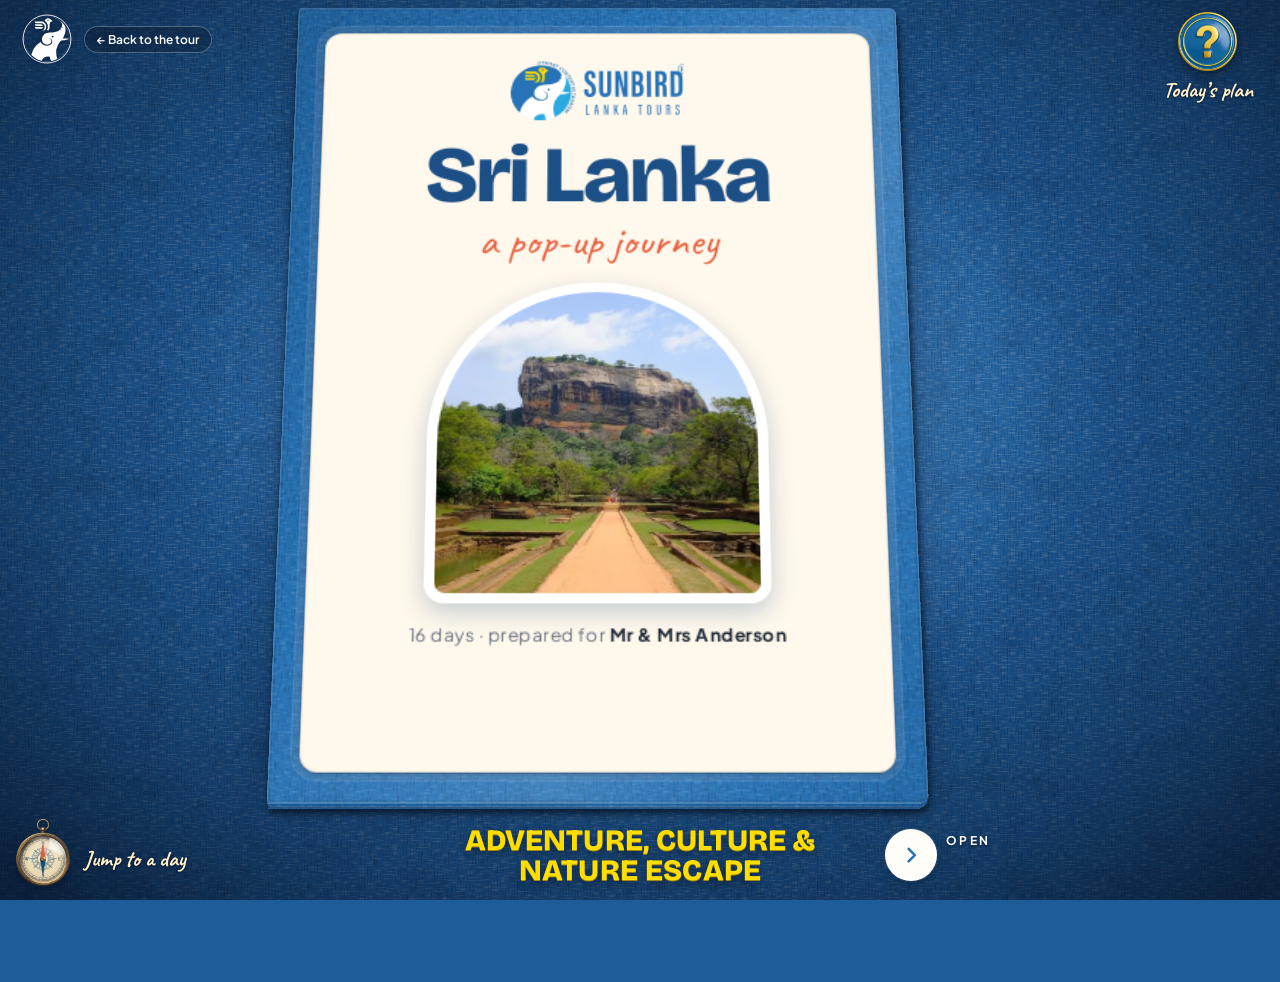
<file: static/popup-book/index.html>
<!DOCTYPE html>
<html lang="en" data-mimg="1">
<head>
<meta charset="UTF-8">
<meta name="viewport" content="width=device-width, initial-scale=1">
<title>Your trip as a pop-up book | Sunbird Lanka Tours</title>
<meta name="robots" content="noindex">
<meta name="description" content="The Adventure, Culture &amp; Nature Escape tour, day by day, as a pop-up book.">
<meta name="theme-color" content="#1D5B99">
<link rel="icon" type="image/png" href="../favicon.png">
<link rel="preconnect" href="https://fonts.googleapis.com">
<link rel="preconnect" href="https://fonts.gstatic.com" crossorigin>
<link href="https://fonts.googleapis.com/css2?family=Bricolage+Grotesque:opsz,wght@12..96,700;12..96,800&family=Caveat:wght@700&family=Instrument+Serif:ital@0;1&family=Plus+Jakarta+Sans:wght@400;500;600;700;800&display=swap" rel="stylesheet">
<style>
  /* brand colours, from the Sunbird logo: deep blue, sky blue, sunshine yellow, white */
  :root { --ink:#1F2A37; --muted:#6B7280; --blue:#2773B7; --sky:#2BAAE2; --sun:#FEDD00; --coral:#E5603F;
          --accent:var(--blue); --label:var(--sun); --book-shadow:rgba(6,20,42,.5);
          --rule:#F5D000;   /* the brand yellow, a touch deeper so a hairline still reads on white */
          --serif:'Instrument Serif', 'Times New Roman', serif;
          /* book cloth: a fine weave, light and dark threads both ways, laid over the board's colour */
          --weave:url("data:image/svg+xml,%3Csvg xmlns='http://www.w3.org/2000/svg' width='120' height='120'%3E%3Cfilter id='f0' x='0' y='0' width='100%25' height='100%25' color-interpolation-filters='sRGB'%3E%3CfeTurbulence type='fractalNoise' baseFrequency='.2 .9' numOctaves='1' seed='3' stitchTiles='stitch'/%3E%3CfeColorMatrix values='0 0 0 0 0.85 0 0 0 0 0.93 0 0 0 0 1 0.55 0 0 0 -0.275'/%3E%3C/filter%3E%3Cfilter id='f1' x='0' y='0' width='100%25' height='100%25' color-interpolation-filters='sRGB'%3E%3CfeTurbulence type='fractalNoise' baseFrequency='.9 .2' numOctaves='1' seed='10' stitchTiles='stitch'/%3E%3CfeColorMatrix values='0 0 0 0 0 0 0 0 0 0.04 0 0 0 0 0.12 -0.7 0 0 0 0.35'/%3E%3C/filter%3E%3Cfilter id='f2' x='0' y='0' width='100%25' height='100%25' color-interpolation-filters='sRGB'%3E%3CfeTurbulence type='fractalNoise' baseFrequency='.06 .06' numOctaves='2' seed='17' stitchTiles='stitch'/%3E%3CfeColorMatrix values='0 0 0 0 0 0 0 0 0 0.04 0 0 0 0 0.12 -0.22 0 0 0 0.11'/%3E%3C/filter%3E%3Crect width='120' height='120' filter='url%28%23f0%29'/%3E%3Crect width='120' height='120' filter='url%28%23f1%29'/%3E%3Crect width='120' height='120' filter='url%28%23f2%29'/%3E%3C/svg%3E");
          /* the tablecloth: linen, light threads one way and dark the other, and the cloth's soft unevenness */
          --linen:url("data:image/svg+xml,%3Csvg xmlns='http://www.w3.org/2000/svg' width='300' height='300'%3E%3Cfilter id='f0' x='0' y='0' width='100%25' height='100%25' color-interpolation-filters='sRGB'%3E%3CfeTurbulence type='fractalNoise' baseFrequency='.12 .7' numOctaves='1' seed='3' stitchTiles='stitch'/%3E%3CfeColorMatrix values='0 0 0 0 1 0 0 0 0 0.95 0 0 0 0 0.9 0.7 0 0 0 -0.35'/%3E%3C/filter%3E%3Cfilter id='f1' x='0' y='0' width='100%25' height='100%25' color-interpolation-filters='sRGB'%3E%3CfeTurbulence type='fractalNoise' baseFrequency='.7 .12' numOctaves='1' seed='10' stitchTiles='stitch'/%3E%3CfeColorMatrix values='0 0 0 0 0 0 0 0 0 0.04 0 0 0 0 0.12 -0.85 0 0 0 0.425'/%3E%3C/filter%3E%3Cfilter id='f2' x='0' y='0' width='100%25' height='100%25' color-interpolation-filters='sRGB'%3E%3CfeTurbulence type='fractalNoise' baseFrequency='.03 .03' numOctaves='2' seed='17' stitchTiles='stitch'/%3E%3CfeColorMatrix values='0 0 0 0 0 0 0 0 0 0.04 0 0 0 0 0.12 -0.3 0 0 0 0.15'/%3E%3C/filter%3E%3Crect width='300' height='300' filter='url%28%23f0%29'/%3E%3Crect width='300' height='300' filter='url%28%23f1%29'/%3E%3Crect width='300' height='300' filter='url%28%23f2%29'/%3E%3C/svg%3E");
          --cloth-front:#2672B5; --cloth-in:#1D5D9B; --tb:3px; }
  * { box-sizing:border-box; }
  html, body { margin:0; }
  html { -webkit-tap-highlight-color:transparent; }   /* no blue flash on tap on phones */
  /* the table: a deep brand-blue linen cloth under a studio light. A soft pool of light falls on
     the middle of the screen, and the corners fall away into shadow. (There is no light on the
     cloth in the 3D scene: seen from table height its far edge drew a hard line across the cloth,
     and its pale blue read as white haze round the book.) The logo's yellow marks the rules in
     the notes, white the notes themselves. */
  body {
    font-family:'Plus Jakarta Sans', system-ui, sans-serif; color:var(--ink); -webkit-font-smoothing:antialiased;
    background:
      radial-gradient(ellipse 70% 76% at 50% 44%, rgba(4,16,36,0) 40%, rgba(4,16,36,.4) 74%, rgba(3,12,28,.74) 100%),
      radial-gradient(ellipse 44% 46% at 50% 44%, rgba(160,212,252,.3), rgba(160,212,252,.12) 50%, rgba(160,212,252,0) 82%),
      var(--linen),
      repeating-linear-gradient(90deg, rgba(255,255,255,.02) 0 1px, rgba(255,255,255,0) 1px 3px),
      repeating-linear-gradient(0deg, rgba(0,10,30,.035) 0 1px, rgba(0,10,30,0) 1px 3px),
      #1D5B99;
    background-attachment:fixed;
    min-height:100vh;
  }
  header h1 { color:#fff; }
  header { text-align:center; padding:28px 16px 26px; }
  /* the Sunbird mark, in white: the elephant, the bird and a fine ring */
  header .mark { display:block; width:50px; height:50px; margin:0 auto; filter:drop-shadow(0 1px 2px rgba(4,16,36,.35)); }
  header h1 { font-family:var(--serif); font-weight:400; font-size:36px; letter-spacing:-.005em; margin:10px 0 0; }

  /* ---------- 3D stage ---------- */
  .wrap { position:relative; width:100%; max-width:960px; margin:0 auto; overflow-x:clip; overflow-y:visible; }
  .fit { position:absolute; left:50%; top:0; width:960px; height:700px; margin-left:-480px; transform-origin:50% 0; }
  .stage { position:absolute; inset:0; perspective:2600px; perspective-origin:50% 0%; cursor:pointer; }
  .book { position:absolute; left:50%; top:112px; width:840px; height:560px; margin-left:-420px; transform-style:preserve-3d; }

  /* The book stands on the table (z = -3, the boards are 3 px thick, see TB in the script). Under it,
     from the bottom up: a soft shadow all round, and a tight dark contact shadow right where the
     boards touch the cloth. Nothing here is measured for framing. */
  .shadow { position:absolute; top:-2px; height:560px; width:420px; background:var(--book-shadow); border-radius:12px; filter:blur(16px); transform:translateZ(-3.6px); }
  .shadow.r { left:422px; }
  .shadow.l { left:-10px; }
  .contact { position:absolute; top:-7.5px; width:428px; height:575px; background:rgba(2,9,22,.82); filter:blur(2.6px); pointer-events:none; }
  .contact.r { left:420px; border-radius:2px 6px 6px 2px; transform:translateZ(-3.2px); }
  .contact.l { left:-8px; border-radius:6px 2px 2px 6px; transform:translateZ(-3.2px); opacity:0; }
  /* The boards are bound in cloth: a fine weave, a soft sheen where the light from the right
     catches it, and a rounded edge that picks up a thin highlight. The back board lies under the
     right-hand pages (its top is z = 0); its 3 px thickness shows on its front edge (.edge.cloth). */
  .board-r { position:absolute; left:420px; top:-6px; width:426px; height:572px; border-radius:2px 5px 5px 2px; transform:translateZ(0);
    background:linear-gradient(112deg, rgba(0,12,30,.16), rgba(255,255,255,0) 38%, rgba(220,240,255,.09) 72%, rgba(255,255,255,0) 92%), var(--weave), var(--cloth-in);
    box-shadow:inset 0 0 0 1px rgba(170,215,255,.16); }

  /* leaves turn around the spine (x = 420); the script sets their rotation */
  .leaf { position:absolute; left:420px; top:0; width:420px; height:560px; transform-origin:0 50%; transform-style:preserve-3d; }
  .face { position:absolute; inset:0; backface-visibility:hidden; -webkit-backface-visibility:hidden; }
  .face.back { transform:rotateY(180deg); }
  .page-r { position:absolute; left:420px; top:0; width:420px; height:560px; transform:translateZ(.5px); }

  .paper { position:absolute; inset:0; background:#FFFDF8; overflow:hidden; }
  .panel { position:absolute; background:var(--pc); }
  .left .panel { inset:14px 0 14px 14px; border-radius:10px 0 0 10px; }
  .right .panel { inset:14px 14px 14px 0; border-radius:0 10px 10px 0; }
  .left .paper::after, .right .paper::after { content:''; position:absolute; top:0; bottom:0; width:46px; pointer-events:none; }
  .left .paper::after { right:0; background:linear-gradient(to left, rgba(0,0,0,.16), transparent); }
  .right .paper::after { left:0; background:linear-gradient(to right, rgba(0,0,0,.16), transparent); }
  .s1page { --pc:#A4D493; }
  .s2page { --pc:#62B6E6; }
  .print { position:absolute; left:36px; bottom:34px; color:#fff; }
  .print .n { font-family:'Bricolage Grotesque', sans-serif; font-weight:800; font-size:44px; line-height:.9; }
  .print .n small { font-family:'Plus Jakarta Sans', sans-serif; font-size:11px; letter-spacing:.2em; margin-left:6px; vertical-align:6px; }
  .print .t { font-size:14px; font-weight:700; margin-top:6px; }

  /* the cover board: its inside (the left page of spread 1) is the leaf's own plane; its cloth
     outside sits the board's thickness (--tb) further out, and its edges are drawn by the script */
  .cover { inset:-6px -6px -6px 0; border-radius:2px 5px 5px 2px; transform:translateZ(var(--tb));
    background:linear-gradient(118deg, rgba(0,14,34,.18) 0%, rgba(255,255,255,0) 34%, rgba(225,242,255,.15) 66%, rgba(255,255,255,.02) 84%, rgba(0,14,34,.08) 100%), var(--weave), var(--cloth-front);
    box-shadow:inset 0 0 0 1px rgba(190,225,255,.22), inset 0 0 0 2px rgba(0,20,50,.12); }
  /* the cover label: printed paper pasted into a blind-stamped panel, a hair proud of the cloth */
  .cover .in { position:absolute; inset:20px; border-radius:12px; background:#FFF8EC; display:flex; flex-direction:column; align-items:center; text-align:center; padding:22px 20px;
    box-shadow:0 0 0 5px rgba(0,22,52,.10), 0 0 0 6px rgba(190,225,255,.16), 0 1px 1.5px rgba(0,18,44,.4), inset 0 0 0 1px rgba(120,95,60,.12); }
  .cover img.logo { height:46px; }
  .cover h2 { font-family:'Bricolage Grotesque', sans-serif; font-weight:800; font-size:60px; line-height:.95; letter-spacing:-.03em; color:#1B4F86; margin:14px 0 0; }
  .cover .sub { font-family:'Caveat', cursive; font-size:30px; color:var(--coral); margin-top:2px; }
  .cover .arch { width:230px; height:228px; margin-top:12px; border-radius:115px 115px 14px 14px; border:7px solid #fff; background:url(assets/sigiriya.jpg) center 35% / cover; box-shadow:0 6px 16px rgba(27,79,134,.25); }
  .cover .for { font-size:12px; color:#6B7280; margin-top:14px; letter-spacing:.04em; }
  .cover .for b { color:#1F2A37; }
  /* the inside of the cover board: the cloth turned in round a pasted-down page (mirrored: its
     css left is the outer edge, its css right the spine) */
  .board-back { inset:-6px -6px -6px 0; border-radius:5px 2px 2px 5px;
    background:linear-gradient(68deg, rgba(0,12,30,.18), rgba(255,255,255,0) 40%, rgba(220,240,255,.08) 75%, rgba(255,255,255,0)), var(--weave), var(--cloth-in);
    box-shadow:inset 0 0 0 1px rgba(170,215,255,.16); }
  .board-back .paper { inset:6px 0 6px 6px; }
  /* Edges, placed by the script (see makeEdge). Drawn SS times as big and shrunk back, so they stay
     crisp in close-up. cloth: a board's thickness. pages: the stacked paper edges of the pages. */
  .edge { position:absolute; left:0; top:0; transform-origin:0 0; pointer-events:none; }
  .edge.cloth { background:linear-gradient(to bottom, rgba(205,232,255,.42) 0, rgba(205,232,255,.08) 22%, rgba(0,0,0,0) 45%, rgba(0,10,26,.32) 100%), var(--weave), var(--cloth-in); }
  .edge.cloth.front { background:linear-gradient(to bottom, rgba(205,232,255,.45) 0, rgba(205,232,255,.08) 22%, rgba(0,0,0,0) 45%, rgba(0,10,26,.32) 100%), var(--weave), var(--cloth-front); }
  .edge.pages { background:
      linear-gradient(var(--along), rgba(255,255,255,.55) 0, rgba(255,255,255,0) 4px, rgba(0,0,0,0) 62%, rgba(70,50,25,.24) 100%),
      repeating-linear-gradient(var(--along), rgba(120,96,62,0) 0 5.2px, rgba(120,96,62,.2) 5.2px 6.4px, rgba(120,96,62,0) 6.4px 11.6px, rgba(120,96,62,.12) 11.6px 12.4px),
      repeating-linear-gradient(var(--along), #F4ECDD 0 2.5px, #DDCFB6 2.5px 3.6px);
    --along:to bottom; }
  .edge.pages.fore { --along:to right; }

  /* ---------- V-fold pop-up layers ----------
     Each layer is two rigid card panels joined by a crease at the spine. Each panel is glued
     along its bottom edge to one page. The script places every panel from the real angle of
     its two pages, so pieces rise as a spread opens and fold flat as it closes. */
  .vp { position:absolute; left:0; top:0; transform-origin:0 0; transform-style:preserve-3d; pointer-events:none; }
  .vp > .face { overflow:visible; }
  .vp > .face.back { filter:brightness(0) invert(.94) sepia(.18); }   /* the plain back of the card */
  /* card stock (body.card, see CARD): on the pictures printed on each card and on the pages. Not on a
     card face itself: a face is its own layer, so a filter there is re-applied every frame it moves;
     on what it holds it is painted in once (and only again when that piece changes). Not on the cast
     shadows (.shd) either: they aren't printed, and they change as the book moves, so under the
     filter they made it run again and again. On a page, only its printed panel: the cream paper
     round it is near-white, which the filter leaves as it is anyway. */
  body.card .vp:not(.flapcard) > .face.front:not(.shade) > *:not(.shd), body.card .paper > .panel { filter:url(#card); }
  /* shading: a dark copy of the piece just in front of it; the script sets its opacity from the
     angle to the light. It is its own 3D layer, so changing it never repaints the artwork. */
  .vp > .shade { filter:brightness(0); transform:translateZ(.3px); opacity:0; will-change:opacity; }
  .leaf > .shade { background:#1B1206; opacity:0; will-change:opacity; }
  .leaf > .shade.front { transform:translateZ(.3px); }
  .leaf > .shade.back { transform:rotateY(180deg) translateZ(.3px); }
  #leaf1 > .shade { inset:-6px -6px -6px 0; }
  #leaf1 > .shade.front { transform:translateZ(calc(var(--tb) + .3px)); border-radius:2px 5px 5px 2px; }   /* on the cloth outside */
  #leaf1 > .shade.back { border-radius:5px 2px 2px 5px; }
  .vp img, .vp svg, .cast img, .cast svg { position:absolute; bottom:0; display:block; }
  /* cast shadows: copies of a card, blackened and blurred, placed by the script */
  .shd { position:absolute; inset:0; pointer-events:none; }
  .shd * { pointer-events:none !important; }
  .shd .cast { position:absolute; left:0; top:0; transform-origin:0 0; will-change:transform; }
  /* only while the book is still: as a page turns they fade out quickly and stop being worked out
     (body.moving, see castsAway); once it has landed and the day's sign has risen they are laid
     where they fall and fade back in. Moving, the book was slow to draw, nearly all of it these
     blurred copies of every card. */
  .shd { transition:opacity .45s ease-out; }
  body.moving .shd { opacity:0; visibility:hidden; transition:opacity .12s, visibility 0s .12s; }
  /* glue tab: the foot of a card, folded flat and glued to the page; the script lays it along the
     card's glue line. Drawn on the page, under the cast shadows. */
  .tab { position:absolute; left:0; top:0; transform-origin:0 0; pointer-events:none; }
  .tab svg { display:block; overflow:visible; }
  /* the gutter: the pages curve down into the spine, so a soft shadow runs along it */
  .panel .wear { position:absolute; top:0; bottom:0; width:8px; pointer-events:none; }
  .left .panel .wear { right:0; background:linear-gradient(to left, rgba(90,70,50,.12), rgba(90,70,50,0)); }
  .right .panel .wear { left:0; background:linear-gradient(to right, rgba(90,70,50,.12), rgba(90,70,50,0)); }
  .band { position:absolute; left:0; right:0; bottom:0; height:16px; background:var(--band); border-top:3px solid #fff; box-shadow:0 -1px 0 rgba(75,91,107,.25); }
  .flag { position:absolute; bottom:13px; height:84px; display:flex; flex-direction:column; align-items:center; }
  .flag .card { background:#fff; border-radius:9px; padding:6px 10px 7px; text-align:center; box-shadow:0 0 0 1.5px rgba(31,42,55,.12); white-space:nowrap; }
  .flag .card b { display:block; font-size:9px; letter-spacing:.2em; color:var(--coral); font-weight:800; }
  .flag .card span { display:block; font-size:13px; font-weight:800; color:var(--ink); }
  .flag i { flex:1; width:4px; background:#8B6A45; border-radius:2px; }

  /* pull tab: sticks out of the sky card's outer edge; a strip inside the card moves the plane */
  .vp img.free, .cast img.free { top:0; left:0; bottom:auto; will-change:transform; }
  .vp .flt, .cast .flt { bottom:auto; overflow:visible; }   /* floating paper pieces, placed from the top */
  .pulltab { position:absolute; left:-30px; width:40px; height:24px; padding-right:8px; border-radius:7px 3px 3px 7px; background:var(--coral);
    color:#fff; font-size:8.5px; font-weight:800; letter-spacing:.14em; display:flex; align-items:center; justify-content:center;
    box-shadow:0 0 0 1.5px #fff, 0 1px 3px rgba(0,0,0,.25); pointer-events:auto; cursor:grab; touch-action:none; }
  /* lift-the-flap: the lid is a card hinged on its right edge; it flips over to show its plain back */
  .flap { position:absolute; bottom:0; pointer-events:auto; cursor:pointer; }
  .flap .lid { left:0; width:100%; height:100%; transform-origin:100% 50%; }
  .flap .lid-back { filter:brightness(0) invert(.94) sepia(.18); visibility:hidden; }
  .flap .under { position:absolute; left:8px; right:8px; bottom:8px; height:50px; background:#fff; border-radius:6px; opacity:0;
    box-shadow:0 0 0 1.5px rgba(31,42,55,.15); display:flex; flex-direction:column; justify-content:center; text-align:center; }
  /* the Attractions tab: tucked behind the sky's right edge like a bookmark; it opens the "things to do" panel */
  .vp .attrtab { pointer-events:auto; cursor:pointer; transition:transform .25s cubic-bezier(.3,1.4,.5,1); }
  .vp .attrtab:hover { transform:translateX(4px); }   /* it gives a little, like card pulled by a finger */
  .cast .attrtab, .vp > .face.back .attrtab { pointer-events:none; }
  /* a card's plain back is its front drawn mirrored, which would put the pull tab's copy past the
     fold, poking out of the book's spine while the cover is ajar: the tab has no back copy */
  .vp > .face.back .pulltab { display:none; }
  /* the Day 1 placard tilts around the foot of its stick, and can be tapped to wave it */
  .vp .placard, .cast .placard { transform-origin:84px 142px; }   /* where the stick goes behind the sky's top edge */
  .vp .placard { pointer-events:auto; cursor:pointer; }
  .flap .under b { font-size:7px; letter-spacing:.18em; color:var(--coral); text-transform:uppercase; }
  .flap .under span { font-size:9px; font-weight:800; color:var(--ink); line-height:1.25; margin-top:2px; }

  /* ---------- the day's notes, for screen readers ----------
     Seen, a day's notes are the travel desk round the book (see .desk): its route in big letters,
     the stamp, and the plan on ola leaves behind the ? button. Heard, this live line
     says which day is open whenever a page turns. */
  .info, .sr-only { position:absolute; width:1px; height:1px; margin:-1px; padding:0; border:0; overflow:hidden; clip:rect(0 0 0 0); clip-path:inset(50%); white-space:nowrap; }

  /* ---------- every window (body.full): the book fills it, the desk lies round it ---------- */
  /* clipped, not just hidden: the 3D stage reaches past the screen's edge, and on a phone that made the
     page wider than the screen (so it could be panned and pinched out, and fixed layers grew with it) */
  html:has(> body.full) { overflow:hidden; }
  /* (min-height off: body's 100vh floor is, on a phone, the height with the toolbar hidden) */
  body.full { height:100vh; height:100dvh; min-height:0; overflow:hidden; overflow:clip; display:flex; flex-direction:column; }
  body.full header { position:absolute; top:14px; left:22px; padding:0; text-align:left; z-index:6; pointer-events:none; }
  body.full header h1 { display:none; }
  body.full .wrap { flex:1 1 auto; min-height:0; max-width:none; overflow:visible; }
  body.full .fit { left:0; margin-left:0; transform-origin:0 0; }

  /* ---------- the Attractions gatefold ----------
     A paper panel hinged on the sky's right edge (see FLAP in the script). Sizes are book px: the
     camera moves in on the panel while it is open, so its small print reads at a normal size. */
  .flapcard > .face { pointer-events:auto; }
  /* the panel is laid out in book px but drawn FLAP.ss times as big, then shrunk back by its 3D
     transform: 3D layers are drawn at their own size, so this keeps it sharp when the camera moves in */
  .fc-in { position:absolute; left:0; top:0; width:316px; height:200px; transform:scale(var(--ss, 1)); transform-origin:0 0; }
  .flapcard img, .flapcard svg { position:static; }
  /* its paper: a card with rounded corners and the same smooth white edge as every other piece */
  .flapcard .fc-paper { position:absolute; left:0; top:0; }
  .fc-card { position:absolute; left:6px; top:5px; width:252px; height:190px; border-radius:11px; overflow:hidden; }
  .flapcard .attrtab { position:absolute; }   /* the bookmark, on the drawer's right-hand edge */
  /* kept minimal: the picture, a small coloured word (included / optional / spot it), the name, a
     line or two, and quiet ‹ dots › to move along */
  .fc-scene { position:relative; height:82px; overflow:hidden; perspective:420px; perspective-origin:50% -10%; }
  .fc-sun { position:absolute; right:22px; top:16px; width:34px; height:34px; border-radius:50%; background:#FFB866; box-shadow:0 0 0 5px rgba(255,184,102,.35); }
  .fc-ground { position:absolute; left:0; right:0; bottom:0; height:8px; background:var(--ground); opacity:.75; }
  .fc-pop { position:absolute; left:0; right:0; bottom:6px; display:flex; justify-content:center; align-items:flex-end; transform-origin:50% 100%; }
  .flapcard .fc-pop img, .flapcard .fc-pop svg { display:block; filter:drop-shadow(0 4px 4px rgba(40,28,16,.22)); }
  .fc-x { position:absolute; top:6px; right:6px; width:13px; height:13px; border-radius:50%; background:#E0432F; color:#fff;
    font-style:normal; font-weight:700; font-size:9px; line-height:13px; text-align:center; cursor:pointer; box-shadow:0 1px 2px rgba(80,20,10,.3); }
  .fc-body { padding:11px 15px 0; }
  .fc-tag { display:block; font-size:5.6px; letter-spacing:.2em; font-weight:800; text-transform:uppercase; }
  .fc-tag.in { color:#2E7A45; }
  .fc-tag.opt { color:#C24A2B; }
  .fc-tag.see { color:#2766A5; }
  .fc-body h5 { margin:3px 0 0; font-family:'Bricolage Grotesque', sans-serif; font-weight:800; font-size:15px; letter-spacing:-.02em; line-height:1.05; color:var(--ink); }
  .fc-body p { margin:6px 0 0; font-size:7.6px; line-height:1.5; color:#5B6472; }
  .fc-nav { position:absolute; left:0; right:0; bottom:6px; display:flex; align-items:center; justify-content:center; gap:8px; }
  .fc-btn { font-style:normal; font-size:11px; line-height:1; color:var(--muted); cursor:pointer; padding:2px 4px; }
  .fc-btn.off { opacity:.25; cursor:default; }
  .fc-dots { display:flex; gap:3px; align-items:center; }
  .fc-dot { width:3.5px; height:3.5px; border-radius:50%; background:rgba(31,42,55,.18); cursor:pointer; }
  .fc-dot.on { width:9px; border-radius:2px; background:var(--coral); }

  /* ---------- view tuning (camera, sun, stagger): tucked behind a button ---------- */
  /* only for us: shown with ?tune=1 (body.tuning) */
  .tune-btn { display:none; position:fixed; top:12px; right:14px; z-index:21; font:inherit; font-size:12.5px; font-weight:700; padding:7px 14px; border-radius:999px;
    border:1.5px solid rgba(31,42,55,.14); background:rgba(255,255,255,.88); color:var(--ink); cursor:pointer; }
  .tune-btn[aria-expanded="true"] { background:var(--ink); border-color:var(--ink); color:#fff; }
  .cam { position:fixed; right:14px; top:52px; z-index:20; width:260px; background:#fff; border-radius:14px; padding:12px 16px 12px; box-shadow:0 10px 30px rgba(40,30,20,.18); display:none; }
  body.tuning .tune-btn { display:block; }
  body.tuning.tune-open .cam { display:block; }  .cam label { display:flex; justify-content:space-between; align-items:baseline; font-size:13px; font-weight:800; }
  .cam output { font-family:ui-monospace, 'Cascadia Mono', Consolas, monospace; font-size:15px; color:var(--blue); }
  .cam input[type=range] { width:100%; margin:10px 0 4px; accent-color:var(--blue); cursor:pointer; }
  .cam .ends { display:flex; justify-content:space-between; font-size:11px; color:var(--muted); }
  .cam .hint { font-size:11.5px; color:var(--coral); font-weight:700; margin-top:6px; }
  .cam label.second { margin-top:12px; }
  @media (max-width:520px) { .cam { left:12px; right:12px; width:auto; } }
  body:not(.ready) .wrap, body:not(.ready) .info { visibility:hidden; }   /* until the book's data has loaded and it is built */

  /* ---------- the light book (body.lite: phones and tablets, see LITE in the script) ----------
     The same pop-ups, drawn far cheaper: no cast shadows, no shading copies, no card texture, plain
     soft shadows under the book (painted once, not blurred every frame), and the parts that move
     on their own (pull tab, sign, flap lid) on layers of their own so they never repaint a card. */
  body.lite { background-attachment:scroll; }
  body.lite .shadow { filter:none; box-shadow:0 0 26px 12px var(--book-shadow); }
  body.lite .contact { filter:none; box-shadow:0 0 3px 1.5px rgba(2,9,22,.7); }
  body.lite .vp > .shade { display:none; }
  body.lite .vp .pulltab, body.lite .vp .placard, body.lite .flap .lid { will-change:transform; }

  /* ---------- the way back to the tour (the website's copy), and phones (body.full.compact) ---------- */
  .back-link { display:inline-flex; align-items:center; gap:6px; margin-top:10px; padding:6px 13px; border-radius:999px; font-size:12px; font-weight:600;
    color:#fff; text-decoration:none; background:rgba(4,16,36,.32); box-shadow:inset 0 0 0 1px rgba(255,255,255,.28); pointer-events:auto; }
  .back-link:hover { background:rgba(4,16,36,.5); }
  .back-link[hidden] { display:none; }
  body.full header { display:flex; align-items:center; gap:12px; }
  body.full .back-link { margin-top:0; }
  body.full.compact header { top:max(10px, env(safe-area-inset-top)); left:max(12px, env(safe-area-inset-left)); }
  body.full.compact header .mark { width:30px; height:30px; }
  /* held upright: the book in a band at the top (its height set by the script), the desk under it */
  body.full.compact.upright .wrap { flex:none; }
  @media (orientation:landscape) and (max-height:519px) { body.full.compact header .mark { display:none; } }
  /* in portrait the open book is small: a one-time hint to turn the phone */
  .rotate-hint { position:absolute; left:50%; bottom:12px; transform:translateX(-50%); z-index:4; display:flex; align-items:center; gap:8px;
    padding:7px 14px; border-radius:999px; background:rgba(255,255,255,.94); color:var(--ink); font-size:12px; font-weight:600; white-space:nowrap;
    box-shadow:0 4px 14px rgba(2,12,30,.25); transition:opacity .4s; cursor:pointer; }
  .rotate-hint svg { width:16px; height:16px; flex:none; }
  .rotate-hint.gone { opacity:0; pointer-events:none; }
  .rotate-hint[hidden] { display:none; }
  /* ---------- the travel desk ----------
     Flat paper things lying on the cloth round the book, each with a job: the day's route in big
     yellow letters under the book, a passport stamp for where you are (phones), a compass to jump to
     any day, the ? for the day's plan (on ola leaves, below: sharing and the enquiry are there too)
     and ‹ › to turn the page. Plain 2D page, placed by the script once per window size (placeDesk): nothing on the desk
     is redrawn while the book moves. The light book gives them no shadows or filters.
     body[data-desk]: desk (a big window with room each side), slim (a big window without), side (a
     phone on its side), tall (a phone held upright: the desk is under the book's band). */
  /* Sized to the screen, not inset:0: on a phone the 3D stage reaches past the page's edge, and mobile
     Chrome then sizes fixed layers to that wider page. Clipped, so nothing on it can widen the page more. */
  .desk { position:fixed; left:0; top:0; width:100vw; height:100vh; height:100dvh; z-index:5; pointer-events:none; overflow:hidden; }
  body:not(.ready) .desk { visibility:hidden; }
  .dk { position:absolute; left:0; top:0; pointer-events:auto; transition:opacity .35s, visibility .35s; }
  .dk[hidden] { display:none !important; }
  body.flap-zoom .dk { opacity:0; visibility:hidden; }   /* the Attractions close-up has the screen */
  .desk button, .desk a { font:inherit; color:inherit; background:none; border:0; padding:0; margin:0; cursor:pointer; text-decoration:none; -webkit-tap-highlight-color:transparent; }
  .desk :focus { outline:none; }
  .desk :focus-visible { outline:2px solid var(--sun); outline-offset:5px; border-radius:16px; }
  .dk > svg, .dk .art > svg, .dk .art > img { display:block; width:100%; height:100%; overflow:visible; }
  .dk .art { position:absolute; inset:0; transform:rotate(var(--rot, 0deg)); transition:transform .3s cubic-bezier(.3,1.5,.5,1); }
  body:not(.lite) .dk .art { filter:drop-shadow(0 2px 2px rgba(2,10,28,.32)) drop-shadow(0 7px 12px rgba(2,10,28,.2)); }
  @media (hover:hover) { .dk.lift:hover .art { transform:rotate(var(--rot, 0deg)) translateY(-4px) scale(1.04); } }
  .dk.lift:active .art { transform:rotate(var(--rot, 0deg)) scale(.96); }
  /* what a thing does: on hover or keyboard focus (on a touch screen the ola leaves say it) */
  .dk .lbl { position:absolute; left:50%; top:100%; margin-top:10px; transform:translateX(-50%); padding:5px 11px; border-radius:999px; white-space:nowrap;
    background:rgba(4,16,36,.8); color:#fff; font-size:11.5px; font-weight:600; letter-spacing:.02em; line-height:1.2; opacity:0; pointer-events:none; transition:opacity .2s; }
  .dk.lbl-right .lbl { left:100%; top:50%; margin:0 0 0 14px; transform:translateY(-50%); }
  .dk:hover .lbl, .dk:focus-visible .lbl { opacity:1; }
  @media (hover:none) { .dk .lbl { display:none; } }
  /* the tidy desk (body.tidy: a computer's window, data-desk desk or slim) says what each thing does
     all the time, hand-lettered on the cloth. A label is part of its button: a click on it does what
     the thing does. */
  body.tidy .dk.help .lbl, body.tidy .dk.compass .lbl {
    display:block; opacity:1; pointer-events:auto; padding:0; background:none; border-radius:0; color:#FFF1C9;
    font-family:'Caveat', cursive; font-weight:700; font-size:22px; letter-spacing:0; line-height:1; text-shadow:0 1px 3px rgba(2,12,30,.8); }
  body.tidy .dk.help .lbl { margin-top:8px; }

  /* the day's route, in the brand's yellow, under the book (the shut book: the tour's name) */
  .dk.title { pointer-events:none; text-align:center; white-space:nowrap; }
  .dk.title h2 { display:inline-block; margin:0; font-family:'Bricolage Grotesque', sans-serif; font-weight:800; font-size:40px; line-height:1; letter-spacing:.005em;
    text-transform:uppercase; color:var(--sun); text-shadow:0 .05em 0 #A88600, 0 .14em .34em rgba(2,12,30,.55); vertical-align:middle; }
  .dk.title .arr { display:inline-block; width:1.55em; height:.6em; margin:0 .06em; vertical-align:.08em; overflow:visible; }
  .dk.title .kick { display:none; font-size:10.5px; font-weight:700; letter-spacing:.26em; text-transform:uppercase; color:rgba(255,255,255,.86); text-shadow:0 1px 3px rgba(2,12,30,.6); }
  body[data-desk="slim"] .dk.title .kick, body[data-desk="side"] .dk.title .kick { display:inline-block; vertical-align:middle; margin-right:1.2em; }
  body[data-desk="tall"] .dk.title { text-align:left; white-space:normal; }
  body[data-desk="tall"] .dk.title .kick { display:block; margin-bottom:7px; }
  body[data-desk="tall"] .dk.title h2 { display:block; line-height:1.04; }
  body.tidy .dk.title .kick { display:none; }   /* (a computer's window: the sign says the day) */
  .dk.title.in h2 { animation:dk-rise .6s cubic-bezier(.2,1.25,.4,1); }
  @keyframes dk-rise { from { opacity:0; transform:translateY(.3em); } }

  /* ‹ › turn the page; the caption says where to (Close on Day 1, Start again on the last day) */
  .dk.arrow { display:flex; flex-direction:column; align-items:center; gap:7px; width:var(--aw, 48px); }
  .dk.arrow .disc { flex:none; width:var(--aw, 48px); height:var(--aw, 48px); border-radius:50%; display:grid; place-items:center; color:var(--blue); background:#FFFDF8;
    box-shadow:0 0 0 3px #fff, 0 0 0 4.2px rgba(75,91,107,.3), 0 5px 12px rgba(2,12,30,.38); transition:transform .25s cubic-bezier(.3,1.5,.5,1); }
  .dk.arrow .disc svg { width:44%; height:44%; overflow:visible; }
  .dk.arrow .cap { font-size:10px; font-weight:700; letter-spacing:.2em; text-transform:uppercase; color:#fff; white-space:nowrap; text-shadow:0 1px 3px rgba(2,12,30,.75); }
  .dk.arrow.band .cap { display:none; }
  /* in the big window's band they flank the title with their captions on the outside: COVER ‹ title › DAY 2 */
  .dk.arrow.band.caps .cap { display:block; position:absolute; top:50%; transform:translateY(-50%); font-size:12px; }
  .dk.arrow.prev.band.caps .cap { right:calc(100% + 12px); }
  .dk.arrow.next.band.caps .cap { left:calc(100% + 12px); }
  @media (hover:hover) { .dk.arrow:hover .disc { transform:scale(1.08); } }
  .dk.arrow:active .disc { transform:scale(.92); }
  .dk.arrow:focus-visible { outline:none; }
  .dk.arrow:focus-visible .disc { outline:2px solid var(--sun); outline-offset:5px; }
  .dk.arrow.off { visibility:hidden; }

  /* the ? : a round paper badge; on a computer it wiggles when the mouse comes over it */
  .dk.help { width:var(--hw, 60px); height:var(--hw, 60px); border-radius:50%; }
  .dk.help .disc { position:absolute; inset:0; border-radius:50%; display:grid; place-items:center; color:var(--sun);
    font-family:'Bricolage Grotesque', sans-serif; font-weight:800; font-size:calc(var(--hw, 60px) * .54); line-height:1;
    background:radial-gradient(circle at 36% 30%, #3E8DD0, #2773B7 58%, #1D5C9B);
    box-shadow:inset 0 0 0 calc(var(--hw, 60px) * .07) #2773B7, inset 0 0 0 calc(var(--hw, 60px) * .1) var(--sun), 0 0 0 4px #fff, 0 0 0 5.4px rgba(75,91,107,.3), 0 6px 14px rgba(2,12,30,.42); }
  .dk.help .disc span { transform:translateY(.02em); text-shadow:0 .05em 0 #164A80; }
  .dk.help .disc.real { background:none; box-shadow:0 2px 3px rgba(2,12,30,.3), 0 6px 14px rgba(2,12,30,.38); }   /* the enamel badge (desk/help-button.webp) */
  .dk.help .disc.real img { display:block; width:100%; height:100%; }
  @media (hover:hover) and (pointer:fine) { .dk.help:hover .disc { animation:dk-wiggle .7s ease-in-out; } }
  .dk.help:active .disc { transform:scale(.93); }
  .dk.help:focus-visible { outline:none; }
  .dk.help:focus-visible .disc { outline:2px solid var(--sun); outline-offset:6px; }
  @keyframes dk-wiggle { 0%, 100% { transform:rotate(0); } 18% { transform:rotate(-16deg) scale(1.07); } 40% { transform:rotate(12deg) scale(1.07); } 62% { transform:rotate(-7deg); } 82% { transform:rotate(3deg); } }

  /* paper speech bubbles: the day's tip from the guide, and on a first visit the ?'s own. One at a
     time. The paper and its die-cut edge are an SVG drawn to the bubble's size (showBubble). */
  .dk.bubble { isolation:isolate; padding:13px 17px 14px; color:#16365C; cursor:default; transform-origin:var(--ox, 50%) var(--oy, 100%); }
  .dk.bubble > svg.bg { position:absolute; left:0; top:0; z-index:-1; overflow:visible; }
  body:not(.lite) .dk.bubble > svg.bg { filter:drop-shadow(0 6px 10px rgba(2,10,28,.34)); }
  .dk.bubble p { margin:0; font-family:'Bricolage Grotesque', sans-serif; font-weight:800; font-size:var(--bfs, 15px); line-height:1.17; text-transform:uppercase; letter-spacing:.01em; }
  .dk.bubble .by { display:block; margin-top:7px; font-family:'Caveat', cursive; font-weight:700; font-size:calc(var(--bfs, 15px) * 1.32); line-height:1; text-transform:none; letter-spacing:0; color:#C24A2B; }
  .dk.bubble.ask p b { color:#C24A2B; }
  .dk.bubble.tip { cursor:pointer; }
  .dk.bubble.pop { animation:dk-pop .5s cubic-bezier(.25,1.45,.45,1) both; }
  @keyframes dk-pop { from { opacity:0; transform:scale(.45); } }

  /* the passport stamp: a cream paper disc, and the day's place stamped on it in blue ink. The ink
     is its own layer: it thunks down (dk-thunk) when a day opens, and the disc gives a little. */
  .dk.passport { cursor:pointer; }
  .dk.passport .ink { position:absolute; inset:0; opacity:.92; transform:rotate(var(--ink-rot, -10deg));
    -webkit-mask:url(desk/stamp-ink.webp?v=1) center / 100% 100% no-repeat; mask:url(desk/stamp-ink.webp?v=1) center / 100% 100% no-repeat; }   /* patchy, like real ink */
  .dk.passport .ink svg { display:block; width:100%; height:100%; overflow:visible; }
  .dk.passport .ink.thunk { animation:dk-thunk .55s cubic-bezier(.4,0,.3,1) both; }
  .dk.passport.jolt .art { animation:dk-jolt .32s .24s ease-out; }
  @keyframes dk-thunk { 0% { opacity:0; transform:rotate(calc(var(--ink-rot, -10deg) - 12deg)) scale(1.8); } 50% { opacity:.95; transform:rotate(var(--ink-rot, -10deg)) scale(.92); }
    70% { transform:rotate(var(--ink-rot, -10deg)) scale(1.03); } 100% { opacity:.9; transform:rotate(var(--ink-rot, -10deg)) scale(1); } }
  @keyframes dk-jolt { 30% { transform:rotate(var(--rot, 0deg)) translateY(2px) scale(.97); } }
  /* the compass: the case's circle fills the box and its hanging ring sticks out above (the picture's
     case is centred at x .498, y .598: tools/make_desk.py); the needle sits on the pivot and swings */
  .dk.compass .case { position:absolute; left:0; top:-24.75%; width:100%; height:125%; }
  .dk.compass .rose { position:absolute; left:44.95%; top:19%; width:10.1%; height:62%; transform-origin:50% 50%; transition:transform .7s cubic-bezier(.3,1.6,.5,1); }
  @media (hover:hover) { .dk.compass:hover .rose { transform:rotate(-24deg); } }
  .dk.compass[aria-expanded="true"] .rose { transform:rotate(200deg); }

  /* jump to a day: a paper card over the compass (or above the ? on a phone) */
  .dk.picker { width:270px; padding:14px 8px 10px; border-radius:14px; background:#FFFDF8; color:var(--ink); cursor:default;
    box-shadow:0 0 0 4px #fff, 0 0 0 5.4px rgba(75,91,107,.3), 0 14px 34px rgba(2,12,30,.45); transform-origin:var(--ox, 50%) 100%; }
  .dk.picker.pop { animation:dk-pop .38s cubic-bezier(.25,1.35,.45,1) both; }
  .dk.picker h3 { margin:0 12px 8px; font-size:10px; font-weight:800; letter-spacing:.24em; text-transform:uppercase; color:var(--blue); }
  .dk.picker button { display:grid; grid-template-columns:54px 1fr; align-items:baseline; width:100%; padding:9px 12px; border-radius:9px; text-align:left; font-size:14px; font-weight:600; line-height:1.3; color:#0F2340; }
  .dk.picker button:hover { background:#F3ECDD; }
  .dk.picker button[aria-current="true"] { background:#FFF1A1; }
  .dk.picker button:focus-visible { outline:2px solid var(--blue); outline-offset:-2px; border-radius:9px; }
  .dk.picker button .d { font-size:10px; font-weight:800; letter-spacing:.16em; text-transform:uppercase; color:var(--blue); }
  .dk.picker .soon { margin:6px 12px 2px; font-size:12px; line-height:1.4; color:var(--muted); }

  /* first-visit hints: a hand showing the PULL tab and the Attractions bookmark */
  .dk.hand { pointer-events:none; width:var(--hs, 42px); height:calc(var(--hs, 42px) * 1.2); transform-origin:44% 7%; opacity:0; transition:opacity .35s; }
  .dk.hand.on { opacity:1; }
  .dk.hand .fing { position:absolute; inset:0; transform-origin:44% 7%; animation:dk-tap 1.2s ease-in-out infinite; }
  .dk.hand.pull .fing { animation:dk-tug 1.6s ease-in-out infinite; }
  .dk.hand .fing svg { display:block; width:100%; height:100%; overflow:visible; }
  @keyframes dk-tap { 0%, 100% { transform:translate(0, 0); } 45% { transform:translate(0, 8px); } 62% { transform:translate(0, 0) scale(.95); } }
  @keyframes dk-tug { 0%, 100% { transform:translate(6px, 2px); } 50% { transform:translate(-16px, 2px); } }
  .dk.hand .tag { position:absolute; top:100%; left:50%; margin-top:5px; transform:translateX(-35%) rotate(var(--unrot, 0deg)); padding:4px 10px; border-radius:999px;
    background:var(--sun); color:#16365C; font-size:11px; font-weight:800; letter-spacing:.06em; white-space:nowrap; box-shadow:0 3px 8px rgba(2,12,30,.35); }

  /* "Link copied" and other small notes; above the ola leaves too */
  .toast { position:fixed; left:0; top:0; z-index:50; max-width:calc(100vw - 24px); padding:7px 14px; border-radius:16px; background:#fff; color:#0F2340; font-size:12.5px; font-weight:700; text-align:center;
    box-shadow:0 6px 16px rgba(2,12,30,.35); pointer-events:none; opacity:0; transform:translateY(6px); transition:opacity .25s, transform .25s; }
  .toast.show { opacity:1; transform:none; }
  .toast[hidden] { display:none; }

  /* ---------- the day's plan: an ola-leaf book (puskola poth) ----------
     The ? opens it over the desk: long strips of dried palm leaf with the plan etched in dark ink,
     threaded on a cord between two wooden covers. It slides in tied up, the cord loosens and the
     leaves fan out (openOla: the leaves start stacked under the top cover, --dy, and spring to their
     places). Only transforms and opacity move. On a phone held upright it is a sheet from the
     bottom, the leaves a full-width list. Esc, the ×, or a tap outside shuts it. */
  .ola-wrap { position:fixed; left:0; top:0; width:100vw; height:100vh; height:100dvh; z-index:40; display:flex; align-items:center; justify-content:center; padding:max(14px, 2.5vh) 16px; }
  .ola-wrap[hidden] { display:none; }
  .ola-back { position:absolute; inset:0; background:rgba(3,12,28,.6); opacity:0; transition:opacity .35s; }
  .ola-wrap.st-in .ola-back { opacity:1; }
  .ola { position:relative; width:min(700px, 100%); max-height:100%; overflow-x:hidden; overflow-y:auto; overscroll-behavior:contain; padding:8px 18px 40px 14px; scrollbar-width:thin; scrollbar-color:rgba(255,236,190,.35) transparent; container-type:inline-size;
    opacity:0; transform:translateX(110px) rotate(6deg); transition:opacity .3s, transform .6s cubic-bezier(.2,1.12,.35,1); }
  .ola-wrap.st-in .ola { opacity:1; transform:none; }
  .ola:focus { outline:none; }
  .ola button:focus-visible, .ola a:focus-visible { outline:2px solid var(--sun); outline-offset:2px; }
  /* the covers: the user's lacquered board with its painted Kandyan border (desk/ola-cover.webp, see
     tools/make_desk.py). Its painted edges (48 px of the 1600 px picture top and bottom, 50 px at the
     ends) keep their shape at the board's own scale, its width / 1600 (3cqw and 3.125cqw of the plan;
     on a computer a touch less, at most 18 / 19 px); the plain lacquer between them stretches. Its
     holes are patched out of the picture and drawn below, where the leaves' are. */
  .ola-board { position:relative; z-index:3; color:#F8E6B8; padding:22px 66px 23px 60px;
    border:0 solid transparent; border-image:url(desk/ola-cover.webp?v=1) 48 50 fill / 18px 19px stretch;
    border-image-width:min(3cqw, 18px) min(3.125cqw, 19px); }
  body:not(.lite) .ola-board { filter:drop-shadow(0 4px 6px rgba(2,10,28,.42)); }
  .ola-board::after { content:''; position:absolute; left:28px; top:50%; width:12px; height:12px; margin-top:-6px; border-radius:50%;
    background:radial-gradient(circle, #8A5A2B 0 1.6px, #1B0C04 2.2px); box-shadow:inset 0 2px 2px rgba(0,0,0,.6), 0 1px 0 rgba(255,214,150,.25); }
  .ola-board .ok { display:block; font-size:10px; font-weight:800; letter-spacing:.26em; text-transform:uppercase; color:#E8B830; }
  .ola-board h2 { margin:2px 0 0; font-family:var(--serif); font-weight:400; font-size:28px; line-height:1.05; color:#FFF1C9; text-shadow:0 1px 0 #2E1206; }
  .ola-x { position:absolute; top:50%; right:26px; width:34px; height:34px; margin-top:-17px; border-radius:50%; border:0; display:grid; place-items:center;
    background:rgba(255,236,190,.14); color:#FFF1C9; font:inherit; font-size:22px; line-height:1; cursor:pointer; }
  .ola-x:hover { background:rgba(255,236,190,.26); }
  .ola-board.bottom { z-index:2; display:flex; flex-wrap:wrap; align-items:center; gap:8px; padding:22px 26px 23px 60px; transform:translateY(var(--dy, 0px));
    transition:transform .6s cubic-bezier(.22,1.2,.4,1) calc(var(--i, 0) * 45ms); }
  .ola-board.bottom button, .ola-board.bottom a { font:inherit; font-size:12.5px; font-weight:700; padding:7px 13px; border-radius:999px; border:1px solid rgba(232,184,48,.55);
    color:#FFF1C9; background:rgba(255,236,190,.08); cursor:pointer; text-decoration:none; }
  .ola-board.bottom button:hover, .ola-board.bottom a:hover { background:rgba(255,236,190,.2); }
  /* the leaves: dried palm leaf, golden-tan, darker at the ends, fine fibres along it, the cord's hole */
  .ola-leaves { position:relative; z-index:1; list-style:none; margin:0; padding:5px 0; display:flex; flex-direction:column; gap:5px; }
  .ola-leaf { position:relative; display:grid; grid-template-columns:96px 1fr; column-gap:16px; align-items:baseline; min-height:46px; padding:10px 50px 10px 60px;   /* (clear of both holes) */
    border-radius:12px; color:#3A2210; text-shadow:0 1px 0 rgba(255,240,205,.55);
    /* a real dried palm leaf (desk/ola-leaf*.webp, see tools/make_desk.py): its ends (150 px of the
       picture) drawn 38 px wide, its middle stretched along the line; its punched holes are drawn below */
    border:0 solid transparent; border-image:url(desk/ola-leaf.webp?v=1) 0 150 fill / 0 38px stretch;
    transform:translateY(var(--dy, 0px)); transition:transform .6s cubic-bezier(.22,1.25,.4,1) calc(var(--i, 0) * 45ms); }
  .ola-leaf::before { content:''; position:absolute; left:28px; top:50%; width:12px; height:12px; margin-top:-6px; border-radius:50%;
    background:linear-gradient(90deg, rgba(0,0,0,0) 4.5px, #8A5A2B 4.5px 7.5px, rgba(0,0,0,0) 7.5px), radial-gradient(circle, #2A1608 50%, #4A2A12);
    box-shadow:inset 0 1.5px 2px rgba(0,0,0,.55), 0 1px 0 rgba(255,244,214,.5); }
  /* its shadow follows the leaf's ragged edge (a box shadow showed through it); the light book goes without */
  body:not(.lite) .ola-leaf { filter:drop-shadow(0 4px 4px rgba(2,10,28,.32)); }
  .ola-leaf:nth-child(3n+2) { border-image-source:url(desk/ola-leaf-2.webp?v=1); }
  .ola-leaf:nth-child(3n) { border-image-source:url(desk/ola-leaf-3.webp?v=1); }
  .ola-leaf::after { content:''; position:absolute; right:28px; top:50%; width:11px; height:11px; margin-top:-5.5px; border-radius:50%;   /* the second hole, the cord isn't through it */
    background:radial-gradient(circle, #2A1608 52%, #4A2A12); box-shadow:inset 0 1.5px 2px rgba(0,0,0,.55), 0 1px 0 rgba(255,244,214,.5); }
  .ola-wrap.st-fan .ola-leaf { transform:translateX(var(--fx, 0px)) rotate(var(--fr, 0deg)); }
  .ola-wrap.st-fan .ola-board.bottom { transform:none; }
  .ola-wrap.st-closing .ola-leaf, .ola-wrap.st-closing .ola-board.bottom { transition-duration:.3s; transition-delay:0s; }
  .ol-lab { font-size:10.5px; font-weight:800; letter-spacing:.2em; text-transform:uppercase; color:#5A3414; }
  .ol-txt { font-size:14px; line-height:1.45; color:#4A2C14; }
  .ol-txt b { font-family:var(--serif); font-weight:400; font-size:20px; line-height:1.1; color:#2A1508; margin-right:8px; }
  .ol-det { color:#5A3A1C; }
  .ola-leaf.opt .ol-lab { justify-self:start; color:#9C3412; border:1.5px solid rgba(156,52,18,.75); border-radius:999px; padding:2px 8px 1px; transform:rotate(-3deg); }
  .ola-leaf.opt b { color:#5A2410; }
  .ola-leaf.stay .ol-lab::before { content:'☾'; display:inline-block; margin-right:5px; font-size:13px; letter-spacing:0; }
  .ola-leaf.tip .ol-txt { font-family:'Caveat', cursive; font-weight:700; font-size:22px; line-height:1.1; color:#2A1508; }
  .ola-leaf.tip .ol-by { display:block; margin-top:3px; font-family:'Plus Jakarta Sans', sans-serif; font-weight:700; font-size:12px; color:#7A4A1E; }
  .ola-leaf.how .ol-txt { font-size:13.5px; line-height:1.4; }
  .ol-acts { display:flex; flex-wrap:wrap; gap:6px; margin-top:6px; }
  .ol-acts button { font:inherit; font-size:11.5px; font-weight:700; padding:5px 11px; border-radius:999px; border:1.5px solid rgba(74,44,20,.45); background:rgba(255,244,214,.35);
    color:#3A2210; cursor:pointer; text-shadow:none; }
  .ol-acts button:hover { background:rgba(255,244,214,.7); }
  /* the cord: wound round the bundle while it is shut (.ola-tie), then threaded through every hole (.ola-thread), its end hanging from the bottom cover */
  .ola-thread { position:absolute; left:46.5px; width:3px; z-index:0; border-radius:2px; opacity:0; transition:opacity .4s .3s;
    background:repeating-linear-gradient(160deg, #A86E31 0 2px, #6E4219 2px 4px); }
  .ola-wrap.st-fan .ola-thread { opacity:1; }
  .ola-tie { position:absolute; z-index:4; left:34%; width:50px; pointer-events:none; transition:opacity .3s, transform .45s cubic-bezier(.4,0,.6,1); }
  .ola-tie svg { display:block; width:100%; height:100%; overflow:visible; }
  .ola-wrap.st-loose .ola-tie { opacity:0; transform:translate(-30px, 18px) rotate(-16deg); }
  .ola-tail { position:absolute; left:29px; top:50%; width:10px; height:64px; margin-top:-3px; pointer-events:none; transform-origin:50% 3px; opacity:0; transform:rotate(-40deg);
    transition:opacity .25s .1s, transform .7s cubic-bezier(.3,1.6,.5,1) .1s; }
  .ola-tail img { display:block; width:100%; height:100%; }
  .ola-wrap.st-loose .ola-tail { opacity:1; transform:rotate(22deg); }
  /* a phone held upright: a sheet from the bottom, the leaves straight, full width */
  .ola-wrap.sheet { align-items:flex-end; padding:0; }
  .ola-wrap.sheet .ola { width:100%; max-height:90%; padding:10px 10px max(54px, calc(env(safe-area-inset-bottom) + 44px)); transform:translateY(105%); }
  .ola-wrap.sheet.st-in .ola { transform:none; }
  .ola-wrap.sheet .ola-leaf { grid-template-columns:76px 1fr; column-gap:10px; padding:11px 46px 11px 56px; }
  .ola-wrap.sheet .ol-txt b { font-size:19px; }
  .ola-wrap.sheet .ola-board { padding:16px 58px 17px 56px; }
  .ola-wrap.sheet .ola-board.bottom { padding-right:20px; }
  .ola-wrap.sheet .ola-board h2 { font-size:24px; }
  .ola-wrap.sheet .ola-thread { left:42.5px; }
  @media (max-width:520px) { .ola-leaf { grid-template-columns:1fr; row-gap:3px; } .ola-wrap.sheet .ola-leaf { grid-template-columns:1fr; } }

  @media (prefers-reduced-motion: reduce) {
    .ola, .ola-leaf, .ola-back, .ola-thread, .ola-tie, .ola-tail, .ola-board.bottom, .dk .art, .dk.compass .rose { transition:none !important; }
    .dk.bubble.pop, .dk.picker.pop, .dk .ink.thunk, .dk.passport.jolt .art, .dk.title.in h2, .dk.hand .fing, .dk.help .disc { animation:none !important; }
  }
</style>
</head>
<body data-back="../adventure-nature-based-tours/">

<!-- shared SVG defs: the white die-cut border filter and a cloud. The border is the shape's alpha
     blurred and cut at a low level, so it is an even ~5.5 px wide and runs in smooth curves (corners
     and notches round off); the faint grey line is the same cut ~1 px further out. -->
<svg width="0" height="0" style="position:absolute" aria-hidden="true">
  <defs>
    <filter id="cut" filterUnits="userSpaceOnUse" x="-20" y="-20" width="1200" height="600" color-interpolation-filters="sRGB">
      <feGaussianBlur in="SourceAlpha" stdDeviation="3.5" result="soft"/>
      <feComponentTransfer in="soft" result="edgeA"><feFuncA type="linear" slope="30" intercept="-.4"/></feComponentTransfer>
      <feFlood flood-color="#4B5B6B" flood-opacity=".28"/>
      <feComposite in2="edgeA" operator="in" result="edge"/>
      <feComponentTransfer in="soft" result="borderA"><feFuncA type="linear" slope="20" intercept="-.7"/></feComponentTransfer>
      <feFlood flood-color="#FFFFFF"/>
      <feComposite in2="borderA" operator="in" result="border"/>
      <feMerge><feMergeNode in="edge"/><feMergeNode in="border"/><feMergeNode in="SourceGraphic"/></feMerge>
    </filter>
    <!-- card-stock grain: fine dark fibres speckled over a printed colour, inside its own outline -->
    <filter id="grain" x="0" y="0" width="100%" height="100%" color-interpolation-filters="sRGB">
      <feTurbulence type="fractalNoise" baseFrequency=".75 1.1" numOctaves="2" seed="11" result="n"/>
      <feColorMatrix in="n" type="matrix" values="0 0 0 0 .45  0 0 0 0 .16  0 0 0 0 .08  0 0 0 -1.15 .62" result="speck"/>
      <feComposite in="speck" in2="SourceAlpha" operator="in" result="s"/>
      <feMerge><feMergeNode in="SourceGraphic"/><feMergeNode in="s"/></feMerge>
    </filter>
    <!-- card stock (on by default, see CARD): the board's tooth, a fine bumpy surface lit from the
         right like the rest of the book, multiplied into everything printed on it, plus a faint cloudy
         mottle from its fibres. How strong it is (#card-tone, #card-mottle) is set in the script.
         (The noise is made live on purpose: Chrome draws feTurbulence and the lighting on the
         graphics card, fast. The same noise baked into a tiled picture (feImage + feTile) measured
         a third slower to draw while a page turns.) -->
    <filter id="card" x="0" y="0" width="100%" height="100%" color-interpolation-filters="sRGB">
      <feTurbulence type="fractalNoise" baseFrequency="1.1" numOctaves="2" seed="4" result="n"/>
      <feDiffuseLighting in="n" surfaceScale="2" diffuseConstant="1" lighting-color="#fff" result="lit">
        <feDistantLight azimuth="15" elevation="50"/>
      </feDiffuseLighting>
      <feComponentTransfer in="lit" result="tooth" id="card-tone">
        <feFuncR type="linear" slope=".14" intercept=".87"/><feFuncG type="linear" slope=".14" intercept=".87"/><feFuncB type="linear" slope=".14" intercept=".87"/>
      </feComponentTransfer>
      <feTurbulence type="fractalNoise" baseFrequency=".018" numOctaves="2" seed="9" result="m0"/>
      <feColorMatrix in="m0" type="matrix" id="card-mottle" values="0 0 0 0 1  0 0 0 0 1  0 0 0 0 1  0 0 0 0 1" result="mottle"/>
      <feComposite in="tooth" in2="mottle" operator="arithmetic" k1="1" result="tex"/>
      <!-- none of it on white: the die-cut margins round the pieces are plain white card, and the
           grain read there as grey, cloudy speckle. w is 1 up to ~87% brightness and 0 from ~97%;
           the texture is 1 - w (1 - tex) -->
      <feColorMatrix in="SourceGraphic" type="matrix" values="-2.126 -7.152 -.722 0 9.7  -2.126 -7.152 -.722 0 9.7  -2.126 -7.152 -.722 0 9.7  0 0 0 0 1" result="w"/>
      <feComposite in="tex" in2="w" operator="arithmetic" k1="1" k3="-1" k4="1" result="tone"/>
      <!-- multiplied in as colour x texture with the picture's own alpha kept. (feBlend's multiply
           let the near-white texture show through see-through pixels, so the faint shadows cast on
           the cards and pages came out pale grey, and where they spill past a card's edge they were
           white haze on the cloth.) -->
      <feComposite in="SourceGraphic" in2="tone" operator="arithmetic" k1="1"/>
    </filter>
    <symbol id="cloud" viewBox="0 0 140 70">
      <path d="M22 64 C6 64 4 42 20 38 C18 20 42 12 54 24 C62 4 100 4 106 28 C124 22 142 38 132 52 C142 64 130 66 122 64 Z" fill="#fff" stroke="#A9D3EC" stroke-width="2.5"/>
      <path d="M60 44 c5 -8 17 -6 17 3 c0 6 -8 8 -10 3" fill="none" stroke="#A9D3EC" stroke-width="2.5" stroke-linecap="round"/>
    </symbol>
    <!-- the travel desk's little picture (drawn in currentColor): a plane, in the passport stamp's ink -->
    <symbol id="dk-plane" viewBox="0 0 40 24">
      <path fill="currentColor" d="M38 12C38 10.8 36.5 10 35 10L25 10L16 1L12.5 1L17.5 10L8 10L5 6L2 6L4 12L2 18L5 18L8 14L17.5 14L12.5 23L16 23L25 14L35 14C36.5 14 38 13.2 38 12Z"/>
    </symbol>
  </defs>
</svg>

<header>
  <!-- the Sunbird mark in white (from design/logos/Logo-emblem.svg): the elephant is the disc with
       the logo's blue shapes cut out of it, the bird sits above it, a fine ring holds the two -->
  <svg class="mark" viewBox="-12 -12 252 253" role="img" aria-label="Sunbird Lanka Tours">
    <defs><mask id="mark-cut" maskUnits="userSpaceOnUse" x="-12" y="-12" width="252" height="253">
      <ellipse cx="113.93" cy="114.56" rx="113.83" ry="114.43" fill="#fff"/>
      <g fill="#000" fill-rule="evenodd">
        <path d="M187.73,55.13a40.8,40.8,0,0,1-7,10.27,26.59,26.59,0,0,1,7.91,8,29.63,29.63,0,0,0-9.78-6,60.33,60.33,0,0,1-5.69,4.9q-15.06,8-46.26,9.52c-42.37,1.31-48.43,48.11-24.38,58,38.17,15.66,45.75-30.92,14-30.19,25.37-2.92,33.05,26.17,11.92,35.76C112.6,153,90,144.87,81,129.69q-36.19,23.55-46.8,66.61A114.41,114.41,0,0,1,0,114.5C0,51.27,51,0,113.92,0A112.84,112.84,0,0,1,163.6,11.44c3.28,1.59,6.48,3.35,9.58,5.25,9.73,6.39,15.16,13.89,16.77,21.66a16.12,16.12,0,0,1,4.55,4,25.53,25.53,0,0,0-4.25-2.24,26.37,26.37,0,0,1-1.59,12.83,23.35,23.35,0,0,1,5.77,6.65,24.65,24.65,0,0,0-6.7-4.46"/>
        <path d="M201,40.63c12.62,19.6,6.57,49.08-7.29,70.89,10.76,1.21,19.42.31,23.9.72,5.87.52,9.4,2.12-.33,4.83A121.31,121.31,0,0,1,186,121.89q-2,2.25-4,4.29c-.69.78-1.37,1.57-2,2.36q-14.9,17.86-18.74,39-2.58,28.22,5.26,48.61A114.85,114.85,0,0,0,201,40.63M128.31,204.29Q97,199.88,86.51,225.65a114.2,114.2,0,0,0,49.32,1.22,46.9,46.9,0,0,1-7.52-22.58"/>
        <path d="M147.41,102.28A4.4,4.4,0,1,1,143,97.86a4.4,4.4,0,0,1,4.39,4.42"/>
      </g></mask></defs>
    <ellipse cx="113.93" cy="114.56" rx="113.83" ry="114.43" fill="#fff" mask="url(#mark-cut)"/>
    <ellipse cx="113.93" cy="114.56" rx="121" ry="121.6" fill="none" stroke="#fff" stroke-width="4.5"/>
    <g fill="#fff" fill-rule="evenodd">
      <path d="M119.22,22.77a3.46,3.46,0,1,1,3.44-3.45,3.44,3.44,0,0,1-3.44,3.45m22.88.56c-4-1.75-8-5.67-10.55-8.23-9.34-9.44-25.35-6.51-29.63,7.24a35.1,35.1,0,0,1,11.43,48.41h9.91a45.64,45.64,0,0,0,4-19.06c0-14.38-1.79-22.61,14.82-28.36"/>
      <path d="M87.86,70.75a19.11,19.11,0,0,0,14.39-18.54A18.53,18.53,0,0,0,90.54,34.94L59.33,35a7,7,0,0,1-6.94-7v-1.7l38.14.07a26.76,26.76,0,0,1,12.3,44.39Z"/>
      <path d="M82.8,40c4.79,0,8.78,4,10.49,8.62h-34a7,7,0,0,1-6.94-7V40Z"/>
      <path d="M59.33,62.35H85a10.17,10.17,0,0,0,8.81-8.61l-41.43,0v1.7a7,7,0,0,0,6.94,7"/>
    </g>
  </svg>
  <h1>Your trip, as a pop-up book</h1>
  <!-- the website's copy sets <body data-back="..."> (tools/publish_site.py): a way back to the tour -->
  <a class="back-link" id="back-link" hidden>&larr; Back to the tour</a>
</header>

<div class="wrap" id="wrap">
  <div class="fit" id="fit">
    <div class="stage" id="stage" role="button" tabindex="0" aria-label="Pop-up itinerary book. Activate to turn the page.">
      <div class="book" id="book">
        <div class="shadow r"></div><div class="shadow l" id="shadow-l"></div>
        <div class="contact r" aria-hidden="true"></div><div class="contact l" id="contact-l" aria-hidden="true"></div>
        <div class="board-r"></div>

        <!-- right page of the last spread (glued to the back board) -->
        <div class="page-r right s2page"><div class="paper"><div class="panel"></div></div></div>

        <!-- the inner leaves (leaf2 .. leafN, one per day after the first) are added here by the script:
             leaf k's front is the right page of spread k-1, its back the left page of spread k -->

        <!-- the cover: front = cover art, back = left page of spread 1 -->
        <div class="leaf" id="leaf1">
          <div class="face front cover"><div class="in">
            <img class="logo" src="assets/logo.svg" alt="Sunbird Lanka Tours">
            <h2>Sri Lanka</h2>
            <div class="sub">a pop-up journey</div>
            <div class="arch"></div>
            <div class="for">16 days · prepared for <b>Mr &amp; Mrs Anderson</b></div>
          </div></div>
          <div class="face back board-back left s1page"><div class="paper"><div class="panel"></div></div></div>
          <div class="face shade front"></div><div class="face shade back"></div>
        </div>
        <!-- pop-up panels are added here by the script -->
      </div>
    </div>
  </div>
  <div class="rotate-hint" id="rotate-hint" hidden>
    <svg viewBox="0 0 24 24" fill="none" stroke="currentColor" stroke-width="1.8" stroke-linecap="round" stroke-linejoin="round" aria-hidden="true">
      <rect x="3" y="8" width="18" height="11" rx="2"/><path d="M8 4.5a7 7 0 0 1 9 1.6M17 3v3.2h-3.2"/></svg>
    Turn your phone sideways for a bigger book
  </div>
</div>

<!-- the travel desk round the book, and the day's plan on ola leaves: built by the script (see buildDesk) -->
<div class="desk" id="desk"></div>
<div class="ola-wrap" id="ola" hidden></div>
<div class="toast" id="toast" role="status" aria-live="polite" hidden></div>

<!-- for screen readers: which day is open, said again whenever a page turns -->
<section class="info" aria-live="polite" aria-atomic="true"><p id="i-live"></p></section>

<button class="tune-btn" id="tune-btn" type="button" aria-expanded="false" aria-controls="cam">Tune view</button>
<div class="cam" id="cam">
  <label for="cam-range">Camera height <output id="cam-val">80°</output></label>
  <input type="range" id="cam-range" min="40" max="80" step="1" value="80">
  <div class="ends"><span>High · looking down</span><span>Low · table level</span></div>
  <label for="sun-range" class="second">Sun height <output id="sun-val">35°</output></label>
  <input type="range" id="sun-range" min="15" max="70" step="1" value="35">
  <div class="ends"><span>Low · long shadows</span><span>High · short</span></div>
  <label for="stagger-range" class="second">Stagger <output id="stagger-val">100</output></label>
  <input type="range" id="stagger-range" min="0" max="100" step="5" value="100">
  <div class="ends"><span>All rise together</span><span>Front first, sky last</span></div>  <div class="hint" id="cam-hint">Open the book to see the change.</div>
</div>

<!-- Day 1's photo pieces, grades and attractions are data (data/book.json, made with editor/) -->
<script src="book-data.js?v=8"></script>   <!-- bump v when book-data.js changes, so browsers fetch the new one -->
<script>
PopupBookData.load().then(function (BOOK) {
  'use strict';

  /* ================= the light book (phones) =================
     A phone has a small GPU and little memory, and every 3D card is a picture the browser keeps
     in memory at the screen's full pixel density. So on phones and tablets (PopupBookData.lite;
     ?lite=1 tries it on a computer) the book is drawn far cheaper, with the same pop-ups:
     - no cast shadows (they were a blurred copy of every card on every card behind it and on the
       pages: about 80 per spread, re-blurred every frame), no shading copies, no card texture;
     - each card drawn once (plus the plain back of the big cards; the floating pieces have none);
     - the whole scene drawn at LITE_DENSITY device pixels per screen pixel (CSS zoom on the stage,
       see setZoom) instead of the phone's 2-3x: a quarter of the pixels or less;
     - edges not supersampled, spreads that are shut not laid out, only the next days' pictures
       loaded (hydrate), and the framing measured on the first two days only (they all share it). */
  var LITE = !!PopupBookData.lite;
  var LITE_DENSITY = parseFloat(new URLSearchParams(location.search).get('q')) || 1.5;   // ?q= tries another density
  document.body.classList.toggle('lite', LITE);

  /* Card stock texture: see the #card filter. On by default at CARD_DEFAULT (subtle, the user's
     pick); ?card=n tries another strength (1 subtle .. 3 strong), ?card=0 turns it off. The
     tooth's contrast and the mottle grow with n. Off in the light book (a filter on every picture). */
  var CARD_DEFAULT = LITE ? 0 : 1.2, cardQ = new URLSearchParams(location.search).get('card');
  var CARD = Math.max(0, Math.min(3, cardQ === null || isNaN(parseFloat(cardQ)) ? CARD_DEFAULT : parseFloat(cardQ)));
  document.body.classList.toggle('card', CARD > 0);
  if (CARD) {
    var toneK = 0.14 * CARD, mottleK = 0.025 * CARD;   // flat card stays ~2% darker; bumps lighter/darker
    Array.prototype.forEach.call(document.querySelectorAll('#card-tone > *'), function (f) {
      f.setAttribute('slope', toneK.toFixed(3)); f.setAttribute('intercept', (0.98 - toneK * 0.766).toFixed(3));
    });
    var mo = (-2 * mottleK).toFixed(3) + ' 0 0 0 ' + (1 + mottleK).toFixed(3);   // 1 +- mottleK from the noise's red
    document.getElementById('card-mottle').setAttribute('values', [mo, mo, mo, '0 0 0 0 1'].join('  '));
  }


  /* ================= artwork ================= */
  /* A smooth die-cut edge: an even white margin round a shape, with a faint grey line just outside
     it so it reads on light paper. Drawn as strokes that follow the shape's own curves, so it is
     as smooth as the shape (the #cut filter does the same for the small pieces, from their alpha). */
  function smoothEdge(d) {
    return '<path d="' + d + '" fill="#fff" stroke="#4B5B6B" stroke-opacity=".28" stroke-width="13" stroke-linejoin="round"/>' +
           '<path d="' + d + '" fill="#fff" stroke="#fff" stroke-width="11" stroke-linejoin="round"/>';
  }
  /* Each day's sky card: the day passes left to right in four colours (Day 1: morning blue to
     sunset orange), a pale haze low down and a coloured band along the foot. Its colours are data
     (data/book.json, sky). On Day 1 a dotted line is the plane's printed flight path (see setPull).
     The clouds and the sun are separate paper pieces floating in front of the card (data too). */
  var SKY_PATH = 'M8 300 V70 Q8 8 70 8 H690 Q752 8 752 70 V300 Z';
  var SKY_DEFAULT = { colors: ['#8FD0F0', '#D3ECF5', '#FFE0B8', '#FFA77E'], band: '#9CC9D8' };
  function skyArt(sk, i, path) {
    sk = sk || SKY_DEFAULT;
    var c = (sk.colors || SKY_DEFAULT.colors).map(PopupBookData.colour), id = 'g-sky-' + i;
    return '<defs><linearGradient id="' + id + '" x1="0" y1="0" x2="1" y2="0"><stop offset="0" stop-color="' + c[0] + '"/><stop offset=".42" stop-color="' + c[1] + '"/>' +
        '<stop offset=".62" stop-color="' + c[2] + '"/><stop offset="1" stop-color="' + c[3] + '"/></linearGradient>' +
      '<linearGradient id="' + id + 'v" x1="0" y1="0" x2="0" y2="1"><stop offset=".45" stop-color="#FFF6EA" stop-opacity="0"/><stop offset="1" stop-color="#FFF6EA" stop-opacity=".7"/></linearGradient></defs>' +
      smoothEdge(SKY_PATH) + '<path d="' + SKY_PATH + '" fill="url(#' + id + ')"/>' +
      '<path d="' + SKY_PATH + '" fill="url(#' + id + 'v)"/>' +
      (path ? '<path d="' + path + '" fill="none" stroke="#fff" stroke-width="3" stroke-dasharray="1 9" stroke-linecap="round"/>' : '') +
      '<path d="M8 300 V266 H752 V300 Z" fill="' + PopupBookData.colour(sk.band || SKY_DEFAULT.band) + '"/>' +
      '<path d="M380 9V300" stroke="#5A4632" stroke-opacity=".1" stroke-width="2"/>';   // the fold's soft valley
  }
  /* the dotted flight path printed on the sky: where the first piece that moves with the PULL tab
     flies (its centre's curve), when it floats in front of the sky card (data: pull.path false to
     leave it out). The sky art is 380 units a half, the card 360 x 270 px. */
  function flightPath(sd) {
    var pc = (sd.pieces || []).filter(function (p) { return p.pull && !p.hidden && p.layer === 0 && p.pull.path !== false; })[0];
    if (!pc) return '';
    var left = pc.x < 0, x0 = (left ? 360 + pc.x : pc.x) + pc.w / 2, y0 = 270 - pc.y - pc.h / 2, P = PopupBookData.pullPath(pc);
    function u(x, y) { return ((left ? 0 : 380) + x * 380 / 360).toFixed(1) + ' ' + (y * 300 / 270).toFixed(1); }
    return 'M' + u(x0, y0) + ' Q' + u(x0 + P.cx, y0 + P.cy) + ' ' + u(x0 + P.ex, y0 + P.ey);
  }
  function sky(art, half, w, h) {
    var vb = half === 'L' ? '0 0 380 300' : '380 0 380 300';
    return '<svg viewBox="' + vb + '" preserveAspectRatio="none" style="left:0;width:' + w + 'px;height:' + h + 'px">' + art + '</svg>';
  }
  var ART_V = 6;   // bump after re-running the cut-out scripts, so browsers fetch the new images

  /* The PULL tab: sticks out of the sky card's outer edge on a day that has a piece moving with it
     (data pull, Day 1's plane); a strip inside the card moves the piece (setPull) */
  var PULLTAB_HTML = '<div class="pulltab" style="top:150px" title="Pull it">PULL</div>';
  // drawn before the sky art, so the sky's edge covers its root and it looks tucked in behind
  /* The Attractions bookmark: a die-cut tongue of coral card stock fixed to the right-hand edge of
     the Attractions drawer (see FLAP), its root tucked under the drawer's paper. Drawn 1:1 in px
     from its top-left at (240, 16) on the drawer; the paper's edge covers x < 23.5, so about 44 px
     shows. A smooth white cut edge, fibre grain (#grain), the paper's shadow where it overlaps, a
     scored crease, a printed arrow and label pressed into the card, a thumb-hole. */
  var TAB_PATH = 'M0 3Q0 0 3 0H50C60 0 66 6 66 17V147C66 158 60 164 50 164H3Q0 164 0 161Z';
  var ATTRTAB_HTML =
    '<svg class="flt attrtab" viewBox="-10 -10 86 184" style="left:230px;top:6px;width:86px;height:184px" role="button" ' +
      'aria-label="Attractions: everything you can do today"><title>Everything you can do today</title>' +
    '<defs><linearGradient id="g-tabsh" x1="0" x2="1"><stop offset="0" stop-color="#4A1E0E" stop-opacity=".42"/><stop offset="1" stop-color="#4A1E0E" stop-opacity="0"/></linearGradient></defs>' +
    smoothEdge(TAB_PATH) + '<path d="' + TAB_PATH + '" fill="#DD5C3A" filter="url(#grain)"/>' +
    '<path d="M63.6 19V145" stroke="#fff" stroke-opacity=".22" stroke-width="2" stroke-linecap="round"/>' +          // its rounded end catching the light
    '<rect x="22.5" y="1" width="15" height="162" fill="url(#g-tabsh)"/>' +                                               // the paper's edge shades it
    '<path d="M28.6 8V156" stroke="#7E2914" stroke-opacity=".42" stroke-width=".9"/><path d="M29.8 8V156" stroke="#fff" stroke-opacity=".26" stroke-width=".8"/>' +   // scored crease
    '<path d="M41.5 11.5l6.5 6-6.5 6" fill="none" stroke="#7E2914" stroke-opacity=".4" stroke-width="2.8" stroke-linecap="round" stroke-linejoin="round" transform="translate(.6 .8)"/>' +
    '<path d="M41.5 11.5l6.5 6-6.5 6" fill="none" stroke="#FFF7EE" stroke-width="2.8" stroke-linecap="round" stroke-linejoin="round"/>' +
    '<text transform="translate(45.6 32.8) rotate(90)" dominant-baseline="central" font-family="Plus Jakarta Sans, sans-serif" font-weight="800" font-size="10.5" letter-spacing="1.9" fill="#7E2914" fill-opacity=".45">ATTRACTIONS</text>' +
    '<text transform="translate(44.8 32) rotate(90)" dominant-baseline="central" font-family="Plus Jakarta Sans, sans-serif" font-weight="800" font-size="10.5" letter-spacing="1.9" fill="#FFF7EE">ATTRACTIONS</text>' +
    // the thumb-hole, punched through: the light behind, its cut wall shaded at the top, a white cut rim
    '<circle cx="44.8" cy="149.5" r="6.4" fill="#FFFDF6" stroke="#FFFFFF" stroke-width="1.3"/>' +
    '<path d="M38.7 148.6a6.2 6.2 0 0 1 12.2 0a6.6 4.6 0 0 0 -12.2 0Z" fill="#7E2914" fill-opacity=".38"/>' +
    '</svg>';

  /* The day label: a protest-style placard on a stick, held up above the top right-hand corner of
     the sky. Blue board, a big white DAY n, a red band with the place (data: sign.kicker over it,
     sign.place in the band). It hangs on a paper slide just behind the sky card: hidden there while
     the book is shut, it waits until the spread has settled open, then pops up out of the sky's top
     edge, swings and settles at a lean, and waves when tapped (float.raise, see layoutSpread;
     showSign; waveSign). Drawn 1:1 in px with a 10 px margin for the smooth white edge; the
     board is 148 x 98, and it tilts around the point where its stick goes behind the sky (74, 132). */
  function esc(s) { return String(s == null ? '' : s).replace(/&/g, '&amp;').replace(/</g, '&lt;').replace(/"/g, '&quot;'); }
  function placard(day, sg, i) {
    var kicker = esc(String(sg.kicker == null ? '' : sg.kicker).toUpperCase()), place = esc(String(sg.place || '').toUpperCase()), d = 'DAY ' + day;
    return '<svg class="flt placard placard-' + i + '" viewBox="-10 -10 168 200" style="left:190px;top:-134.8px;width:168px;height:200px" role="img" aria-label="Day ' + day + (place ? ': ' + place : '') + '">' +
    '<g filter="url(#cut)">' +
    '<rect x="70" y="88" width="8" height="92" rx="1.5" fill="#A87C4F"/><rect x="70" y="88" width="2.4" height="92" fill="#7A5634" opacity=".75"/>' +
    '<rect x="0" y="0" width="148" height="98" rx="5" fill="#1F67B1"/>' +
    '<path d="M0 72H148V93a5 5 0 0 1-5 5H5a5 5 0 0 1-5-5Z" fill="#E4472F"/></g>' +
    '<path d="M0 72H148" stroke="#fff" stroke-opacity=".35" stroke-width="1"/>' +
    '<text x="75.8" y="19.5" text-anchor="middle" font-family="Plus Jakarta Sans, sans-serif" font-weight="800" font-size="9.5" letter-spacing="3.6" fill="#fff" opacity=".85">' + kicker + '</text>' +
    '<text x="75.8" y="65.5" text-anchor="middle" font-family="Bricolage Grotesque, sans-serif" font-weight="800" font-size="46" textLength="' + (day > 9 ? 134 : 126) + '" lengthAdjust="spacingAndGlyphs" fill="#144C86">' + d + '</text>' +
    '<text x="74" y="64" text-anchor="middle" font-family="Bricolage Grotesque, sans-serif" font-weight="800" font-size="46" textLength="' + (day > 9 ? 134 : 126) + '" lengthAdjust="spacingAndGlyphs" fill="#fff">' + d + '</text>' +
    '<text x="75.9" y="90" text-anchor="middle" font-family="Plus Jakarta Sans, sans-serif" font-weight="800" font-size="' + (place.length > 11 ? 10.5 : 12.5) + '" letter-spacing="' + (place.length > 11 ? 2.2 : 3.8) + '" fill="#fff">' + place + '</text>' +
    '</svg>';
  }
  /* its float: 0.6 px behind the sky card (less than the card's lift off its page, so it never
     touches the page). Lowered by 198 px the whole board and stick hide behind the sky, clear of
     its rounded corner; raised, 34 px of stick shows above the top edge at x 274 and the board
     leans 8° to the right, overhanging the corner. One per day (SIGNS[i]); SIGN is Day 1's. */
  // raise: delay (ms after the spread settles open), ms (its entrance), swing (° of the first sway)
  function makeSign(day, sg, i) {
    return { d: -0.6, cast: true, blur: 5, show: 0, i: i, html: placard(day, sg, i),
             raise: { by: 198, from: 150, tilt: 8, swing: 11, delay: 500, ms: 1600, sel: '.placard-' + i } };
  }

  /* ================= the spreads: one per day =================
     left/right: which page each half is glued to. y0: where the crease meets the spine
     (distance from the top edge of the page). vee: the V angle of the glue lines. A layer's own
     vee is its angle at full stagger (see layoutSpread); front layers are steeper than the ones
     behind, so they rise first and nothing can pass through anything while folding.
     Sizes are chosen so every piece fits inside the closed book: h * cos(vee) <= y0, and the
     glue line's outer end (y0 + w * sin(vee)) stays on the page, for every vee in use.
     A piece that spans the fold (skyline, seafront) is cut in two at the crease: the left
     half's right edge and the right half's left edge are the fold.
     float: paper pieces held d px in front of their card on a hinged spacer tab (see layoutSpread);
     cast: the piece is big enough to throw its own shadow on the cards behind and the page;
     blur: softness of its shadow on its own card (further out = softer).
     tab: the glue tab printed on the page at the card's foot: c colour, x [from, to] in card px.
     Every day uses the same four layers (LAYERS: sky, skyline, landmarks, front strip), sized and
     proven clip-free for Day 1. What stands on them is data (data/book.json, see book-data.js), made
     with the editor: the photos, the clouds and the sun, the sky's colours, the sign's words. */
  var LAYERS = [
    { y0: 275, h: 270, vee: 3, L: { w: 360, tab: { c: '#C4DDE6', x: [7.6, 360] } }, R: { w: 360, tab: { c: '#C4DDE6', x: [0, 352.4] } } },
    { y0: 335, h: 255, vee: 6, L: { w: 333, tab: { c: '#BDB9B0', x: [20, 333] } }, R: { w: 333, tab: { c: '#BDB9B0', x: [0, 314] } } },
    { y0: 400, h: 156, vee: 9, L: { w: 360, tab: { c: '#E4D5B6', x: [2, 360] } }, R: { w: 372, tab: { c: '#B2BCB8', x: [0, 348] } } },
    { y0: 468, h: 90, L: { w: 368, tab: { c: '#B5AD75', x: [7, 368] } }, R: { w: 368, tab: { c: '#B5AD75', x: [0, 361] } } }
  ];
  var DAYS = BOOK && BOOK.spreads && BOOK.spreads.length ? BOOK.spreads : [{ day: 1, sign: { kicker: 'Arrival', place: 'Colombo' } }];
  var NS = DAYS.length;   // spreads; the book has NS leaves: the cover (leaf1) and leaf2..leafNS, then the base page
  var SIGNS = [];
  var SPREADS = DAYS.map(function (sd, i) {
    var day = sd.day || i + 1, ps = (sd.pieces || []).filter(function (p) { return !p.hidden; }), used = { 0: 1 };
    ps.forEach(function (p) { used[p.layer] = 1; });
    var pulls = ps.some(function (p) { return p.pull; }), flaps = ps.some(function (p) { return p.kind === 'flap'; });
    var art = skyArt(sd.sky, i, flightPath(sd)), sign = makeSign(day, sd.sign || {}, i);
    SIGNS.push(sign);
    /* a layer's glue tabs are printed on the pages only if something stands on it (the sky always);
       their colours (data layers[j].tab: [left, right]) should match the card's foot */
    var layers = LAYERS.map(function (L, j) {
      var o = { y0: L.y0, h: L.h }, tabs = sd.layers && sd.layers[j] && sd.layers[j].tab;
      if (L.vee != null) o.vee = L.vee;
      ['L', 'R'].forEach(function (s, k) {
        o[s] = { w: L[s].w, html: '' };
        if (used[j]) o[s].tab = { c: PopupBookData.colour((tabs && tabs[k]) || L[s].tab.c), x: L[s].tab.x.slice() };
      });
      return o;
    });
    layers[0].L.html = sky(art, 'L', 360, 270) + (pulls ? PULLTAB_HTML : '');
    layers[0].R.html = sky(art, 'R', 360, 270);
    layers[0].R.float = [sign];   // the day's placard, behind the sky
    return { left: 'leaf' + (i + 1), right: i + 1 < NS ? 'leaf' + (i + 2) : 'base', vee: 12, day: day, pulls: pulls, flaps: flaps, data: sd, layers: layers };
  });
  var SIGN = SIGNS[0];
  PopupBookData.applyPieces(SPREADS, BOOK);   // the data's photos, clouds and suns onto their layers' cards

  /* the inner leaves: leaf k's front is the right page of spread k-1, its back the left page of
     spread k. Drawn under the cover, the top leaf last. Each spread's pages take its page colour. */
  (function () {
    var cover = document.getElementById('leaf1');
    for (var k = NS; k >= 2; k--) {
      var el = document.createElement('div');
      el.className = 'leaf';
      el.id = 'leaf' + k;
      el.innerHTML = '<div class="face front right"><div class="paper"><div class="panel"></div></div></div>' +
        '<div class="face back left"><div class="paper"><div class="panel"></div></div></div><div class="face shade front"></div><div class="face shade back"></div>';
      cover.parentNode.insertBefore(el, cover);
    }
    SPREADS.forEach(function (sp, i) {
      var pc = PopupBookData.colour(sp.data.page || '#A4D493');
      [pagePaper(sp.left, 'L'), pagePaper(sp.right, 'R')].forEach(function (p) { p.parentNode.style.setProperty('--pc', pc); });
    });
  })();

  /* ================= build panels ================= */
  var book = document.getElementById('book');
  var TAB = 7;   // depth of a glue tab, px
  /* p: { w, h, html } -> a 3D card with its printed front, shading copy and plain back. The light
     book leaves the shading copy empty (and hidden), and a floating piece's back too; lazy: its
     pictures wait (data-src) until their day comes near (hydrate). */
  function makePanel(p, isFloat, lazy) {
    var el = document.createElement('div'), html = p.html;
    // (\s, not a space: the website's build puts its folder in front of anything shaped like a root
    // link, a space + src= + quote + slash, even inside a script; see tools/publish_site.py)
    if (lazy) html = html.replace(/<img([^>]*?)\ssrc="/g, '<img$1 data-src="');
    el.className = 'vp';
    el.style.width = p.w + 'px';
    el.style.height = p.h + 'px';
    el.innerHTML = '<div class="face front">' + html + '</div><div class="face front shade">' + (LITE ? '' : html) +
      '</div><div class="face back">' + (LITE && isFloat ? '' : html) + '</div>';
    book.appendChild(el);
    p.el = el;
    p.shade = el.children[1];
  }
  SPREADS.forEach(function (sp, si) {
    var lazy = LITE && si >= 2;   // the first two days load at once, the rest as they come near
    sp.layers.forEach(function (layer) {
      ['L', 'R'].forEach(function (side) {
        var p = layer[side];
        p.h = layer.h;
        makePanel(p, false, lazy);
        // a floating piece is a card the same size as its base card, so it uses the same coordinates
        (p.float || []).forEach(function (f) { f.w = p.w; f.h = p.h; makePanel(f, true, lazy); });
        if (p.tab) makeTab(sp, p, side);
      });
    });
  });
  PopupBookData.afterBuild(SPREADS, BOOK);    // one colour grade over each whole spread

  /* The light book loads a day's pictures only as it comes near (see makePanel): the open day, the
     day before it and the two after. The first two days load at once. s: the state (open day). */
  function hydrate(s) {
    if (!LITE) return;
    for (var i = Math.max(0, s - 2); i <= Math.min(NS - 1, s + 1); i++) {
      var sp = SPREADS[i];
      if (sp.hydrated) continue;
      sp.hydrated = true;
      sp.layers.forEach(function (layer) {
        ['L', 'R'].forEach(function (side) {
          [layer[side]].concat(layer[side].float || []).forEach(function (c) {
            Array.prototype.forEach.call(c.el.querySelectorAll('img[data-src]'), function (img) {
              img.src = img.getAttribute('data-src');
              img.removeAttribute('data-src');
            });
          });
        });
      });
    }
  }

  /* Glue tabs: the foot of each card, folded flat and glued to the page in front of it. A tab never
     moves on its page, so it is drawn there once; only its angle follows the layer's V (placeTab). */
  function makeTab(sp, p, side) {
    var t = p.tab, len = t.x[1] - t.x[0], el = document.createElement('div');
    t.s0 = side === 'R' ? t.x[0] : p.w - t.x[1];   // where it starts, measured from the spine
    el.className = 'tab';
    el.setAttribute('aria-hidden', 'true');
    el.innerHTML = '<svg width="' + len + '" height="' + TAB + '">' +
      '<path d="M0 0H' + len + 'L' + (len - 4) + ' ' + TAB + 'H4Z" fill="' + t.c + '"/>' +
      '<path d="M0 .5H' + len + '" stroke="rgba(60,45,30,.3)" stroke-width="1"/>' +          // the fold
      '<path d="M0 1.6H' + len + '" stroke="rgba(255,255,255,.4)" stroke-width="1"/>' +     // its ridge catching the light
      '<path d="M' + len + ' 0L' + (len - 4) + ' ' + TAB + 'H4L0 0" fill="none" stroke="rgba(75,91,107,.35)" stroke-width=".8"/></svg>';
    pagePaper(side === 'L' ? sp.left : sp.right, side).appendChild(el);
    t.el = el;
  }
  function placeTab(t, side, y0, vee) {
    var r = vee * Math.PI / 180, x = t.s0 * Math.cos(r), y = y0 + t.s0 * Math.sin(r);
    t.el.style.transform = side === 'R' ? 'translate(' + x.toFixed(2) + 'px,' + y.toFixed(2) + 'px) rotate(' + vee + 'deg)'
      : 'translate(' + (420 - x).toFixed(2) + 'px,' + y.toFixed(2) + 'px) rotate(' + (-vee) + 'deg) scaleX(-1)';
  }

  // the gutter of every spread: a soft shadow down the middle of the book (see .wear)
  Array.prototype.forEach.call(book.querySelectorAll('.left .panel, .right .panel'), function (panel) {
    var w = document.createElement('div');
    w.className = 'wear';
    panel.appendChild(w);
  });

  /* ================= cast shadows =================
     Every card casts a soft shadow on the cards behind it and on the pages. A shadow is the
     card's silhouette projected along the light onto a flat surface, which is an affine map:
     it is recomputed from the real page angles every frame, so shadows slide, stretch and
     sharpen as a spread folds. Cards in a spread are parallel, so a shadow on the card behind
     is just shifted; on the page it is sheared and stretched. Shadows on a card are masked to
     that card's own outline, shadows on a page are clipped by the paper. */
  var SKY_SHAPE = 'M8 300 V70 Q8 8 70 8 H690 Q752 8 752 70 V300 Z';
  var castsLive = true, castsTimer = 0;   // false while a page turns: the shadows are away then (see go)
  function pagePaper(name, side) {
    if (name === 'base') return document.querySelector('.page-r .paper');
    return document.querySelector('#' + name + ' > .face.' + (side === 'L' ? 'back' : 'front') + ' .paper');
  }
  function maskOf(face, h) {   // the card's printed outline, built from its images and sky shape
    var img = [], pos = [], size = [];
    Array.prototype.forEach.call(face.children, function (c) {
      var tag = c.tagName.toLowerCase();
      if (tag === 'img' && !c.classList.contains('free')) {
        img.push('url("' + c.getAttribute('src') + '")');
        pos.push(c.style.left + ' ' + (h - parseFloat(c.style.height) - (parseFloat(c.style.bottom) || 0)) + 'px');
        size.push(c.style.width + ' ' + c.style.height);
      } else if (tag === 'svg') {
        var svg = '<svg xmlns="http://www.w3.org/2000/svg" viewBox="' + c.getAttribute('viewBox') +
          '" preserveAspectRatio="none"><path d="' + SKY_SHAPE + '"/></svg>';
        img.push('url("data:image/svg+xml,' + encodeURIComponent(svg) + '")');
        pos.push('0 ' + (h - parseFloat(c.style.height)) + 'px');
        size.push(c.style.width + ' ' + c.style.height);
      }
    });
    return img.length ? { image: img.join(','), position: pos.join(','), size: size.join(',') } : null;
  }
  function addShadows(sp, host, frameOf, casters, mask) {
    var wrap = document.createElement('div');
    wrap.className = 'shd';
    wrap.setAttribute('aria-hidden', 'true');
    if (mask) ['webkitMask', 'mask'].forEach(function (m) {
      wrap.style[m + 'Image'] = mask.image; wrap.style[m + 'Position'] = mask.position;
      wrap.style[m + 'Size'] = mask.size; wrap.style[m + 'Repeat'] = 'no-repeat';
    });
    casters.forEach(function (c) {
      var el = document.createElement('div');
      el.className = 'cast';
      el.style.width = c.card.w + 'px';
      el.style.height = c.card.h + 'px';
      el.style.filter = 'brightness(0) blur(' + c.blur + 'px)';   // softer the further it falls
      el.style.opacity = c.alpha;
      el.innerHTML = c.card.html;
      wrap.appendChild(el);
      sp.shadows.push({ el: el, card: c.card, frameOf: frameOf });
    });
    host.appendChild(wrap);
  }
  // a card and the mounted pieces standing in front of it (float with cast) throw shadows together
  function withMounted(p) { return [p].concat((p.float || []).filter(function (f) { return f.cast; })); }
  SPREADS.forEach(function (sp) {
    sp.shadows = [];
    if (LITE) return;   // the light book has no cast shadows
    var n = sp.layers.length;
    sp.layers.forEach(function (layer, j) {
      ['L', 'R'].forEach(function (side) {
        var recv = layer[side], other = side === 'L' ? 'R' : 'L', casters = [];
        // its own floating pieces: close, so small soft shadows just beside them
        (recv.float || []).forEach(function (f) { casters.push({ card: f, blur: f.blur || 2.5, alpha: 0.24 }); });
        for (var k = j + 1; k < n; k++) {
          var gap = k - j;
          withMounted(sp.layers[k][side]).forEach(function (c) {
            casters.push({ card: c, blur: 3 + 3 * gap, alpha: (0.2 / Math.sqrt(gap)).toFixed(2) });
          });
          // the next card across the fold too: its shadow can cross the crease (the Lotus Tower's does)
          if (gap === 1) withMounted(sp.layers[k][other]).forEach(function (c) { casters.push({ card: c, blur: 6, alpha: 0.2 }); });
        }
        var face = recv.el.children[0];
        if (casters.length) addShadows(sp, face, function () { return recv.frame; }, casters, maskOf(face, layer.h));
      });
    });
    // pages: each page gets its own cards; with the sun on the right, the right-hand cards'
    // shadows also fall across the spine onto the left page
    ['L', 'R'].forEach(function (side) {
      var name = side === 'L' ? sp.left : sp.right, casters = [];
      sp.layers.forEach(function (layer) {
        withMounted(layer[side]).forEach(function (c) { casters.push({ card: c, blur: 7, alpha: 0.2 }); });
        if (side === 'L') withMounted(layer.R).forEach(function (c) { casters.push({ card: c, blur: 7, alpha: 0.2 }); });
      });
      addShadows(sp, pagePaper(name, side), function () { return pageFrame(name, side); }, casters, null);
    });
  });

  /* ================= geometry ================= */
  var SPINE = 420;
  /* turn angle of each leaf, 0..180: a[0] the cover, a[1] leaf 2, ... (a1 and a2 are the first two,
     kept for the stored clip tests and the ?a1= ?a2= checks) */
  var pose = { a: [] };
  for (var li = 0; li < NS; li++) pose.a.push(0);
  Object.defineProperty(pose, 'a1', { get: function () { return pose.a[0]; }, set: function (v) { pose.a[0] = v; }, enumerable: true });
  Object.defineProperty(pose, 'a2', { get: function () { return NS > 1 ? pose.a[1] : 0; }, set: function (v) { if (NS > 1) pose.a[1] = v; }, enumerable: true });
  function add(a, b) { return [a[0] + b[0], a[1] + b[1], a[2] + b[2]]; }
  function sub(a, b) { return [a[0] - b[0], a[1] - b[1], a[2] - b[2]]; }
  function dot(a, b) { return a[0] * b[0] + a[1] * b[1] + a[2] * b[2]; }
  function mul(a, k) { return [a[0] * k, a[1] * k, a[2] * k]; }
  function cross(a, b) { return [a[1] * b[2] - a[2] * b[1], a[2] * b[0] - a[0] * b[2], a[0] * b[1] - a[1] * b[0]]; }
  function len(a) { return Math.sqrt(a[0] * a[0] + a[1] * a[1] + a[2] * a[2]); }
  function unit(a) { return mul(a, 1 / len(a)); }
  var Y = [0, 1, 0];                      // along the spine, towards the reader
  function outward(deg) { var r = deg * Math.PI / 180; return [Math.cos(r), 0, Math.sin(r)]; } // page direction away from the spine
  function leafNo(name) { return name === 'base' ? 0 : +name.slice(4); }
  function pageAngle(name) { var k = leafNo(name); return k ? pose.a[k - 1] : 0; }
  /* Height of each page at the spine (the stack of pages). The two pages of the open spread lie at
     4 (the cover, when open, at 1 on the bare board), with 3–3.5 px of room below each for the
     folded spread beneath. A turning leaf stays at 4. The leaf under it on the right rises to 4 only
     once the turning leaf is past 90° (until then its own spread is still folded under it), and the
     top leaf on the left sinks the same way as the next leaf comes down on it. With two spreads
     this is the book as it was: cover 8 → 1, page 2 at 4, the base page at 0.5. Leaves deeper in
     the piles sit at the same heights, hidden under the top ones (see render). */
  var COVER_Z = NS > 1 ? 8 : 4.5;
  /* the angle of the turning leaf at which the page under it starts to rise into its place (once
     the turning leaf has swung well clear), and at which the top page on the other side starts to
     settle as the leaf comes down on it (early: the spread closing on it keeps its clearance;
     checked with sceneTest, later settling let a card dip to the page) */
  var PILE = { rise: 90, sink: 30 };
  function pageZ(name) {
    var k = leafNo(name);
    if (!k) return 0.5;
    if (k === 1) return 1 + (COVER_Z - 1) * (1 - smooth(Math.min(1, pose.a[0] / 180)));
    var a = pose.a[k - 1];
    if (a > 0 && a < 180) return 4;
    if (a <= 0) return 0.5 + 3.5 * (k === 2 ? 1 : smooth(clamp01((pose.a[k - 2] - PILE.rise) / (180 - PILE.rise))));
    return 1 + 3 * (1 - (k < NS ? smooth(clamp01((pose.a[k] - PILE.sink) / (180 - PILE.sink))) : 0));
  }
  /* a page that lies under another one in its pile, fully covered: not drawn at all (deeper pages
     share heights). The cover always is (its cloth shows), and so is the second leaf on the right
     (under the shut cover it is the top of the page block). k 0: the base page. */
  function buried(k) {
    if (!k) return NS > 2 && pose.a[NS - 1] <= 0;
    var a = pose.a[k - 1];
    if (k === 1) return false;
    if (a <= 0) return k > 2 && pose.a[k - 2] <= 0;
    if (a >= 180) return k < NS && pose.a[k] >= 180;
    return false;
  }
  /* The side of a page that faces into its spread (towards the other page of that spread). */
  function innerNormal(deg, isLeftPage) {
    var r = deg * Math.PI / 180, front = [-Math.sin(r), 0, Math.cos(r)];
    return isLeftPage ? mul(front, -1) : front;
  }
  var LIFT = 1.2; // pieces sit this far off their page, on the inside, so they never share its surface
  function m3d(X, Yv, T) {
    var Z = cross(X, Yv);
    return 'matrix3d(' + [X[0], X[1], X[2], 0, Yv[0], Yv[1], Yv[2], 0, Z[0], Z[1], Z[2], 0, T[0], T[1], T[2], 1]
      .map(function (v) { return +v.toFixed(5); }).join(',') + ')';
  }

  /* Stagger: each layer has its own V angle (layer.vee, else the spread's). A V-fold's crease
     rises at atan(sin(vee) * tan(open / 2)) above the page, so a shallower V rises later and only
     snaps upright at the very end. The back layers get the shallowest V's, so the front pops up
     first and the sky last. This order can't clip: a later (flatter) card always leans further
     back than the card in front of it, and its glue line angles away from that card's. */
  var STAGGER = 1;   // 0 = every layer at the spread's V (all rise together), 1 = each layer's own V
  var startStagger = parseFloat(new URLSearchParams(location.search).get('stagger'));
  if (!isNaN(startStagger)) STAGGER = Math.max(0, Math.min(1, startStagger / 100));
  function layoutSpread(sp) {
    var aL = pageAngle(sp.left), aR = pageAngle(sp.right);
    var open = aL - aR;                   // angle between the two pages of this spread
    var liftL = mul(innerNormal(aL, true), LIFT), liftR = mul(innerNormal(aR, false), LIFT);
    var hidden = open < 0.6;              // fully closed: sandwiched between the pages
    // the light book leaves a shut spread alone once it has been put away (hidden, its sign reset)
    if (LITE && hidden && sp.shut && !measuring) return;
    sp.shut = hidden;
    /* The two pages meet the spine at slightly different heights (the page stack: a few px), but
       a folded card is one piece, so both halves must share one crease. It sits at the spine of
       whichever page lies on top there (blended over 1 px either way, so it never jumps). The
       other page's cards are glued along a surface that rises from that page's outer edge to meet
       it, like paper bending down into the gutter: a tilt of well under half a degree, the same for
       every layer, so the fold geometry below (and its no-clipping guarantee) is unchanged. */
    var VL0 = add([SPINE, 0, pageZ(sp.left)], liftL), VR0 = add([SPINE, 0, pageZ(sp.right)], liftR);
    var onR = smooth(Math.max(0, Math.min(1, (pageZ(sp.right) - pageZ(sp.left) + 1) / 2)));
    var V0 = add(VL0, mul(sub(VR0, VL0), onR));   // foot of every crease in this spread (+ its y0)
    var eL = unit(sub(add(VL0, mul(outward(aL), 420)), V0)), eR = unit(sub(add(VR0, mul(outward(aR), 420)), V0));
    sp.layers.forEach(function (layer) {
      var vee = sp.vee + ((layer.vee != null ? layer.vee : sp.vee) - sp.vee) * STAGGER;
      var d = vee * Math.PI / 180, cd = Math.cos(d), sd = Math.sin(d);
      if (layer.tabVee !== vee) {   // glue tabs only move when the V changes (the Stagger slider)
        layer.tabVee = vee;
        ['L', 'R'].forEach(function (side) { if (layer[side].tab) placeTab(layer[side].tab, side, layer.y0, vee); });
      }
      var V = add(V0, [0, layer.y0, 0]);  // the crease's foot, lifted to the inside of the spread
      var gL = add(mul(eL, cd), mul(Y, sd)); // glue line on the left page (angled towards the reader)
      var gR = add(mul(eR, cd), mul(Y, sd)); // glue line on the right page
      var c = cross(gR, gL), n = len(c);    // the crease must be at right angles to both glue lines
      c = n > 1e-6 ? mul(c, 1 / n) : add(mul(eR, sd), mul(Y, -cd)); // closed: lying flat, pointing away from the reader
      var up = mul(c, -1), xL = mul(gL, -1);
      var nR = cross(gR, up), nL = cross(xL, up); // which way each printed face points
      layer.R.frame = { O: add(V, mul(c, layer.h)), X: gR, Y: up, n: nR };
      layer.L.frame = { O: add(add(V, mul(c, layer.h)), mul(gL, layer.L.w)), X: xL, Y: up, n: nL };
      layer.R.el.style.transform = m3d(gR, up, layer.R.frame.O);
      layer.L.el.style.transform = m3d(xL, up, layer.L.frame.O);
      layer.R.el.style.visibility = layer.L.el.style.visibility = hidden ? 'hidden' : '';
      layer.R.shade.style.opacity = layer.R.sh = shadeFor(nR);
      layer.L.shade.style.opacity = layer.L.sh = shadeFor(nL);
    });
    /* Floating pieces stand f.d px in front of their card on a hinged spacer tab. The card in
       front closes in as the spread folds, so the tab leans over and the piece sinks back towards
       its card: it never takes more than 45% of the room in front, and lies flat when shut. */
    sp.layers.forEach(function (layer, j) {
      var next = sp.layers[j + 1];
      ['L', 'R'].forEach(function (side) {
        var p = layer[side];
        if (!p.float) return;
        var F = p.frame, room = next ? roomInFront(F, p.w, p.h, next[side].frame) : Infinity;
        // all pieces on a card sink back together, so they keep their order and never meet
        var deepest = Math.max.apply(null, p.float.map(function (f) { return f.d; }));
        var squeeze = Math.max(0, Math.min(1, room * 0.45 / deepest));
        p.float.forEach(function (f) {
          // a piece behind its card (d < 0) sits on a flat slide there: nothing closes in on it
          var d = f.d < 0 ? f.d : f.d * squeeze, O = add(F.O, mul(F.n, d));
          if (f.raise) {
            /* A sign on a stick, pushed up out of its card's top edge on a paper slide. It makes
               its own entrance (f.show, 0..1, see showSign): once the spread has settled fully
               open it waits a moment, then pops up (a touch too far, then back), swings like a
               placard being waved, and settles at its lean. The page still holds the slide: as
               the spread closes past raise.from it is pulled back down, straightening as it goes. */
            var R = f.raise, uA = Math.max(0, Math.min(1, (open - R.from) / (180 - R.from)));
            if (uA >= 1) { if (f.show < 1) showSign(f); }
            else { holdSign(f); if (uA <= 0) f.show = 0; }   // shut: next time it comes in again
            var s = f.show, gate = smooth(uA), ts = Math.max(0, Math.min(1, (s - 0.3) / 0.7));
            O = add(O, mul(F.Y, R.by * (1 - popOut(Math.min(1, s / 0.4)) * gate)));
            var lean = gate * (R.tilt * smooth(Math.max(0, Math.min(1, (s - 0.15) / 0.35))) +
                               R.swing * Math.sin(ts * 5 * Math.PI) * (1 - ts) * (1 - ts));
            f.u = uA;
            if (lean !== f.lean) { f.lean = lean; tiltSign(f); }
          }
          f.frame = { O: O, X: F.X, Y: F.Y, n: F.n };
          f.el.style.transform = m3d(F.X, F.Y, O);
          f.el.style.visibility = hidden ? 'hidden' : '';
          f.shade.style.opacity = p.sh;
        });
      });
    });
    if (castsLive) sp.shadows.forEach(function (s) { castShadow(s, hidden); });   // (not while a page turns: see go)
  }
  /* How far card F can move along its own normal before any of its corners would reach the
     plane of card N in front (the two need not be parallel once layers have different V's). */
  function roomInFront(F, w, h, N) {
    var k = Math.max(0.3, dot(F.n, N.n)), m = Infinity;
    [[0, 0], [w, 0], [0, h], [w, h]].forEach(function (q) {
      var P = add(add(F.O, mul(F.X, q[0])), mul(F.Y, q[1]));
      m = Math.min(m, dot(sub(N.O, P), N.n) / k);
    });
    return m;
  }

  /* A page's surface as a frame: origin at its top corner where paper-local x = 0
     (the spine for a right page, the outer edge for a left page), x across, y down the page. */
  function pageFrame(name, side) {
    var e = outward(pageAngle(name)), O = [SPINE, 0, pageZ(name)];
    if (side === 'R') return { O: O, X: e, Y: Y, n: cross(e, Y) };
    var X = mul(e, -1);
    return { O: add(O, mul(e, 420)), X: X, Y: Y, n: cross(X, Y) };
  }
  /* where a point lands on surface R, following the light: [x, y] in R's own pixels, and how far
     the light travels from the point to the surface (negative = the point is behind it) */
  function proj(P, R) {
    var w = sub(P, R.O), t = dot(w, R.n) / dot(LIGHT, R.n), q = sub(w, mul(LIGHT, t));
    return [dot(q, R.X), dot(q, R.Y), t];
  }
  function castShadow(s, hidden) {
    var R = s.frameOf(), C = s.card.frame;
    var mid = add(add(C.O, mul(C.X, s.card.w / 2)), mul(C.Y, s.card.h / 2));
    if (hidden || dot(LIGHT, R.n) < 0.05 || proj(mid, R)[2] <= 0) { s.el.style.visibility = 'hidden'; return; }
    var p0 = proj(C.O, R), p1 = proj(add(C.O, C.X), R), p2 = proj(add(C.O, C.Y), R);
    s.el.style.transform = 'matrix(' + [p1[0] - p0[0], p1[1] - p0[1], p2[0] - p0[0], p2[1] - p0[1], p0[0], p0[1]]
      .map(function (v) { return +v.toFixed(4); }).join(',') + ')';
    s.el.style.visibility = '';
  }

  /* The sun: from the right, where it sets in the Day 1 sky and where the photos are lit from,
     and in front of the book. SUN.el is its height above the table (the slider); a lower sun
     throws longer shadows. LIGHT points towards the sun; flat-on-the-table is "normal" brightness. */
  var SUN = { az: 40, el: 35 }, LIGHT, REST;
  function setSun(el) {
    SUN.el = Math.max(15, Math.min(70, el));
    var a = SUN.az * Math.PI / 180, e = SUN.el * Math.PI / 180;
    LIGHT = [Math.cos(e) * Math.sin(a), Math.cos(e) * Math.cos(a), Math.sin(e)];
    REST = LIGHT[2];
  }
  var startSun = parseFloat(new URLSearchParams(location.search).get('sun'));
  setSun(isNaN(startSun) ? 35 : startSun);
  function shadeFor(normal) {
    var d = normal[0] * LIGHT[0] + normal[1] * LIGHT[1] + normal[2] * LIGHT[2];
    return Math.max(0, Math.min(0.5, (REST - d) * 0.42)).toFixed(3);
  }

  /* ================= the book's thickness =================
     The boards are TB px thick and bound in cloth all round; the pages show their stacked paper
     edges. Every edge is a thin strip standing on the edge of its board or page, at right angles to
     it, so it turns with its leaf. The camera always looks from in front of the book and above it,
     so the front (tail) edges show most; the outer (fore) edges of the pages are fanned out a
     little, like a real book's, so they show from above too (FAN).
     The leaves are paper-thin planes (the pop-up maths hangs on them, see pageZ), so a page's edge
     can only reach down into the gap below it while it lies on the pages beneath: the closed spread
     under it, pressed flat, reads as one block of pages. When a page lifts (the first LIFTOFF
     degrees of a turn), its edge thins to the page's own thickness (OWN), and the same on landing.
     So no edge ever stands up past a page's surface, and none reaches in towards the pop-ups, which
     all stay well inside the page (y < 545, x < 395). */
  var TB = 3, OWN = 0.3, BASE_TOP = 0.6, FAN = 35, LIFTOFF = 14, SS = LITE ? 1 : 4, R_CORNER = 5;
  var FOOT = 566;   // the boards' front edge: they stand 6 px proud of the pages all round
  var DEPTH = { pages: 4, cloth: TB };   // the depth each strip is drawn at (it is scaled to its real depth)
  var STRIPS = [];
  function makeEdge(parent, kind, extra, x, y, theta, len, fan) {   // a strip along an edge, from (x, y), turned theta deg
    var el = document.createElement('div');
    el.className = 'edge ' + kind + (extra ? ' ' + extra : '');
    el.setAttribute('aria-hidden', 'true');
    el.style.width = (len * SS).toFixed(1) + 'px';
    el.style.height = (DEPTH[kind] * SS) + 'px';
    parent.appendChild(el);
    var s = { el: el, kind: kind, x: x, y: y, theta: theta, fan: fan || 0, tf: '' };
    STRIPS.push(s);
    return s;
  }
  /* stand strip s on its edge, from local z lo to hi; downNeg: the leaf's -z side faces the table
     just now (so the strip hangs from hi), else its +z side does (it hangs from lo) */
  function setStrip(s, lo, hi, downNeg) {
    var depth = Math.max(0.01, hi - lo), f = s.fan * Math.PI / 180;
    var tf = 'translate3d(' + s.x + 'px,' + s.y + 'px,' + (downNeg ? hi : lo).toFixed(3) + 'px) rotateZ(' + s.theta + 'deg) rotateX(' +
      (downNeg ? -1 : 1) * (90 - s.fan) + 'deg) scale(' + (1 / SS) + ',' + (depth / (DEPTH[s.kind] * SS * Math.cos(f))).toFixed(5) + ')';
    if (tf !== s.tf) { s.el.style.transform = tf; s.tf = tf; }
  }
  // each board: its front edge, its rounded front corner (a chamfer) and, for the cover, its outer edge,
  // which shows from above while the cover stands up mid-turn
  function boardEdges(parent, cls, x0, w) {   // x0: the board's spine end, w: its width, front edge at y FOOT
    var rc = R_CORNER;
    return [makeEdge(parent, 'cloth', cls, x0, FOOT, 0, w - rc), makeEdge(parent, 'cloth', cls, x0 + w - rc, FOOT, -45, rc * Math.SQRT2)];
  }
  var EDGES = {
    back: boardEdges(book, '', 420, 426),
    base: [makeEdge(book, 'pages', '', 420, 560, 0, 420)],
    cover: boardEdges(document.getElementById('leaf1'), 'front', 0, 426)
      .concat([makeEdge(document.getElementById('leaf1'), 'cloth', 'front', 426, FOOT - R_CORNER, -90, FOOT + 6 - 2 * R_CORNER)]),
    coverPages: [makeEdge(document.getElementById('leaf1'), 'pages', '', 0, 560, 0, 420), makeEdge(document.getElementById('leaf1'), 'pages', 'fore', 420, 560, -90, 560, FAN)],
    leaves: []   // each inner leaf's page edges: [front, fore], leaves[0] is leaf 2
  };
  for (var ek = 2; ek <= NS; ek++) {
    var lf = document.getElementById('leaf' + ek);
    EDGES.leaves.push([makeEdge(lf, 'pages', '', 0, 560, 0, 420), makeEdge(lf, 'pages', 'fore', 420, 560, -90, 560, FAN)]);
  }
  EDGES.back.forEach(function (s) { setStrip(s, -TB, 0, true); });
  EDGES.base.forEach(function (s) { setStrip(s, 0, BASE_TOP, true); });
  function clamp01(v) { return Math.max(0, Math.min(1, v)); }
  function layoutEdges() {
    var a1 = pose.a1, z1 = pageZ('leaf1');
    // the cover: cloth outside (+z), and while it lies shut, the pages of the closed first spread below it
    var lie1 = 1 - smooth(clamp01(a1 / LIFTOFF)), down1 = a1 < 90;
    EDGES.cover.forEach(function (s) { setStrip(s, 0, TB, down1); });
    var p1 = OWN + Math.max(0, z1 - (NS > 1 ? pageZ('leaf2') + OWN : BASE_TOP) - OWN) * lie1;
    EDGES.coverPages.forEach(function (s) { setStrip(s, -p1, 0, down1); });
    /* each inner leaf: while it lies on the right, its edge reaches down to the page below it there
       (the next leaf, or the base page), and while it lies on the left, down to the leaf below it there */
    EDGES.leaves.forEach(function (strips, j) {
      var k = j + 2, a = pose.a[k - 1], z = pageZ('leaf' + k), hide = buried(k);
      var lieR = 1 - smooth(clamp01(a / LIFTOFF)), lieL = smooth(clamp01((a - 180 + LIFTOFF) / LIFTOFF));
      var below = k < NS ? pageZ('leaf' + (k + 1)) + OWN : BASE_TOP;
      var lo = -(OWN + Math.max(0, z - OWN - below) * lieR), hi = OWN + Math.max(0, z - pageZ('leaf' + (k - 1)) - 2 * OWN) * lieL;
      strips.forEach(function (s) {
        if (s.hidden !== hide) { s.hidden = hide; s.el.style.visibility = hide ? 'hidden' : ''; }
        setStrip(s, lo, hi, a < 90);
      });
    });
  }

  var LEAVES = [];
  for (var lk = 1; lk <= NS; lk++) LEAVES.push(document.getElementById('leaf' + lk));
  var leaf1 = LEAVES[0], baseEl = document.querySelector('.page-r'), shadowL = document.getElementById('shadow-l');
  var contactL = document.getElementById('contact-l');
  /* Camera: tilt is how far the book is laid back (90° would be edge-on, at table level).
     A higher open tilt = a lower camera, looking across the pop-ups rather than down on them. */
  // While the cover stands upright mid-turn it is the tallest thing on screen, so the camera
  // eases back a little (pull) and drops slightly (lift), then returns once the book is open.
  var CAM = { tiltClosed: 28, tiltOpen: 80, tyClosed: -70, tyOpen: 110, zoomOpen: 1, lift: 40, pull: 0.13 };

  /* Framing for each open tilt: [tilt, shift down, zoom]. Measured so the open book, both page
     turns and the cover turn all stay inside the stage. Higher cameras see more page, so they
     zoom out a little. */
  var FRAME = [[40, 50, .92], [44, 55, .92], [48, 65, .92], [52, 70, .92], [56, 80, .96], [60, 85, .96],
               [64, 100, 1], [68, 100, 1], [72, 105, 1], [76, 105, 1], [80, 110, 1]];
  var TILT_MIN = 40, TILT_MAX = 80;
  function setTilt(t) {
    t = Math.max(TILT_MIN, Math.min(TILT_MAX, t));
    var i = 0;
    while (i < FRAME.length - 2 && t > FRAME[i + 1][0]) i++;
    var a = FRAME[i], b = FRAME[i + 1], f = (t - a[0]) / (b[0] - a[0]);
    CAM.tiltOpen = t;
    CAM.tyOpen = a[1] + (b[1] - a[1]) * f;
    CAM.zoomOpen = a[2] + (b[2] - a[2]) * f;
  }
  var startTilt = parseFloat(new URLSearchParams(location.search).get('tilt'));
  /* the open book's camera: all the way down, at table level (80°, the user's pick, 2026-11-19; it was 64°) */
  setTilt(isNaN(startTilt) ? 80 : startTilt);
  function smooth(t) { return t * t * (3 - 2 * t); }
  function popOut(t) { var c = 1.7; return 1 + (c + 1) * Math.pow(t - 1, 3) + c * Math.pow(t - 1, 2); }  // ~10% overshoot, ends at 1
  // a sign's lean: its tilt and wobble as it rises (f.lean, from layoutSpread), plus a wave when tapped
  function tiltSign(f) {
    var a = (f.lean || 0) + (f.shake || 0);
    each(f.raise.sel, function (el) { el.style.transform = 'rotate(' + a.toFixed(2) + 'deg)'; });
  }
  function lerp(a, b, t) { return a + (b - a) * t; }
  function render() {
    var k = smooth(Math.min(1, pose.a1 / 180));
    var mid = Math.sin(Math.PI * Math.min(1, pose.a1 / 180));
    var ty = lerp(CAM.tyClosed, CAM.tyOpen, k) + CAM.lift * mid;
    var zoom = lerp(1, CAM.zoomOpen, k) * (1 - CAM.pull * mid);
    book.style.transform = 'translateY(' + ty.toFixed(1) + 'px) scale(' + zoom.toFixed(4) + ') rotateX(' + lerp(CAM.tiltClosed, CAM.tiltOpen, k) +
      'deg) translateX(' + lerp(-210, 0, k) + 'px)';
    shadowL.style.opacity = smooth(Math.max(0, Math.min(1, (pose.a1 - 120) / 60)));
    contactL.style.opacity = smooth(clamp01((pose.a1 - 160) / 20));   // the cover only touches the cloth as it lands
    layoutEdges();
    LEAVES.forEach(function (el, j) {
      // a hidden leaf still goes where it is (the framing measures every page), it just isn't drawn
      var k = j + 1, hide = buried(k);
      if (el.__hidden !== hide) { el.__hidden = hide; el.style.visibility = hide ? 'hidden' : ''; }
      el.style.transform = 'translateZ(' + pageZ('leaf' + k) + 'px) rotateY(' + (-pose.a[j]) + 'deg)';
      if (hide) return;
      var r = pose.a[j] * Math.PI / 180, front = [-Math.sin(r), 0, Math.cos(r)];
      el.children[2].style.opacity = shadeFor(front);
      el.children[3].style.opacity = shadeFor(mul(front, -1));
    });
    var bh = buried(0);
    if (baseEl.__hidden !== bh) { baseEl.__hidden = bh; baseEl.style.visibility = bh ? 'hidden' : ''; }
    SPREADS.forEach(layoutSpread);
    layoutFlap();
    placeFit();
  }

  /* ================= the moving parts: PULL tab, flaps =================
     Both stay in the plane of the card they belong to, so they fold with it and can never
     poke through a page. Every card is drawn three times (front, shading copy, back), so each
     update goes to all copies. */
  function each(sel, fn) { Array.prototype.forEach.call(book.querySelectorAll(sel), fn); }
  /* the pieces that move with the PULL tab (Day 1's plane) follow their curve (data-pull: end and
     control point in px from where they stand, and their tilt before and after, see pullPath),
     nose dipping, like riding a curved slot in the card */
  var pullT = 0, flapT = 0;
  function setPull(t) {
    pullT = t;
    var u = 1 - t;
    each('[data-pull]', function (el) {
      var P = el.getAttribute('data-pull').split(',').map(Number), x = 2 * u * t * P[2] + t * t * P[0], y = 2 * u * t * P[3] + t * t * P[1];
      el.style.transform = 'translate(' + x.toFixed(1) + 'px,' + y.toFixed(1) + 'px) rotate(' + lerp(P[4], P[5], t).toFixed(2) + 'deg)';
    });
    each('.pulltab', function (el) { el.style.transform = 'translateX(' + (-22 * t).toFixed(1) + 'px)'; });
  }
  // the cart lid is hinged on its right edge: it narrows to nothing, then its plain back opens out
  function setFlap(f) {
    flapT = f;
    var c = Math.cos(f * Math.PI), s = 'scaleX(' + (Math.abs(c) < 0.002 ? 0.002 : c).toFixed(3) + ')';
    each('.flap .lid', function (el) { el.style.transform = s; });
    each('.flap .lid-front', function (el) { el.style.visibility = c > 0 ? '' : 'hidden'; });
    each('.flap .lid-back', function (el) { el.style.visibility = c < 0 ? 'visible' : 'hidden'; });
    each('.flap .under', function (el) { el.style.opacity = Math.max(0, Math.min(1, (f - 0.15) / 0.3)).toFixed(2); });
  }
  var tweens = {};
  function tween(key, from, to, ms, set, curve) {
    if (reduceMotion) ms = 1;
    var t0 = null, id = tweens[key] = {};
    curve = curve || ease;
    function step(now) {
      if (tweens[key] !== id) return;      // a newer tween or a drag took over
      if (t0 === null) t0 = now;
      var t = Math.min(1, (now - t0) / ms);
      set(lerp(from, to, curve(t)));
      if (t < 1) requestAnimationFrame(step);
    }
    requestAnimationFrame(step);
  }
  function linear(t) { return t; }
  /* The sign's entrance (layoutSpread calls these): queued when its spread lands fully open, after
     raise.delay; carries on from where it was if the page came back before it finished. */
  function showSign(f) {
    if (f.queued || f.playing || measuring) return;
    f.queued = setTimeout(function () {
      f.queued = null; f.playing = true;
      tween('sign-show-' + f.i, f.show, 1, Math.max(1, f.raise.ms * (1 - f.show)), function (v) {
        f.show = v;
        if (v >= 1) f.playing = false;
        render();
        if (v >= 1) castsBack();   // it stands: the shadows can come back
      }, linear);
    }, f.show > 0 ? 0 : f.raise.delay);
  }
  function holdSign(f) {   // its spread is closing: stop the entrance where it is
    if (measuring) return;
    if (f.queued) { clearTimeout(f.queued); f.queued = null; }
    if (f.playing) { tweens['sign-show-' + f.i] = null; f.playing = false; }
  }
  function waveSign(f) {   // the sign of the open spread, unless one is given
    f = f && f.raise ? f : SIGNS[Math.max(0, state - 1)];
    if (!f || f.u < 1 || f.show < 1) return;   // only once it is all the way up
    tween('sign-' + f.i, 0, 1, 1100, function (v) { f.shake = 9 * Math.sin(v * 4 * Math.PI) * (1 - v); tiltSign(f); });
  }
  function togglePull() { tween('pull', pullT, pullT < 0.5 ? 1 : 0, 1200, setPull); }
  function toggleFlap() { tween('flap', flapT, flapT < 0.5 ? 1 : 0, 700, setFlap); }

  /* ================= turning pages ================= */
  // state s: the cover and the first s-1 leaves turned (0 = shut, 1 = Day 1 open, ... NS = the last day)
  function poseFor(s) { return pose.a.map(function (v, k) { return k < s ? 180 : 0; }); }
  var reduceMotion = window.matchMedia && window.matchMedia('(prefers-reduced-motion: reduce)').matches;
  var state = 0, busy = false;
  function ease(t) { return t < .5 ? 4 * t * t * t : 1 - Math.pow(-2 * t + 2, 3) / 2; }
  /* The staggered rise happens in the last ~30° of a spread opening (and the staggered fold in
     its first ~30° when closing), so page turns linger there: about half the turn's time. */
  function settleIn(t) { return 1 - Math.pow(1 - t, 3); }               // a spread opens at the end
  function settleOut(t) { return t * t * t; }                            // a spread closes at the start
  function settleBoth(t) { return t < .5 ? 16 * Math.pow(t, 5) : 1 - Math.pow(-2 * t + 2, 5) / 2; }
  function turnTo(target, ms, done, curve) {   // target: an angle per leaf
    var from = pose.a.slice(), t0 = null;
    curve = curve || ease;
    if (reduceMotion) ms = 1;
    function step(now) {
      if (t0 === null) t0 = now;
      var t = Math.min(1, (now - t0) / ms), e = curve(t);
      for (var k = 0; k < pose.a.length; k++) pose.a[k] = lerp(from[k], target[k], e);
      render();
      if (t < 1) requestAnimationFrame(step); else done();
    }
    requestAnimationFrame(step);
  }
  /* The cast shadows only while the book is still (they were nearly all the cost of drawing it
     moving). castsAway: they fade out (CSS, body.moving) and, once gone, stop being worked out.
     castsBack: once the page has landed and the day's sign has risen (its entrance calls again when
     it stands; 3 s after landing they come back regardless), they are laid where they fall and fade in. */
  var castsSafety = 0;
  function castsAway() {
    document.body.classList.add('moving');
    clearTimeout(castsSafety); castsSafety = 0;
    clearTimeout(castsTimer); castsTimer = setTimeout(function () { castsLive = false; }, 130);
  }
  function castsBack(anyway) {
    var g = state ? SIGNS[state - 1] : null;
    if (busy || castsLive && !document.body.classList.contains('moving')) return;
    if (!anyway && g && (g.queued || g.playing || g.show < 1)) {   // the sign is still to rise
      if (!castsSafety) castsSafety = setTimeout(function () { castsSafety = 0; castsBack(true); }, 3000);
      return;
    }
    clearTimeout(castsTimer); clearTimeout(castsSafety); castsSafety = 0;
    castsLive = true; render();
    document.body.classList.remove('moving');
  }
  /* One leaf at a time, like a real book. Opening the cover, the spread rises at the end; closing
     it, the spread folds at the start; an inner page: one spread closes, the next opens. Several
     pages in a row (back to the cover, say) turn quicker. */
  function go(n) {
    n = Math.max(0, Math.min(NS, n));
    if (busy || n === state) return;
    if (FLAP && FLAP.open) { closeFlap(function () { go(n); }); return; }   // fold the Attractions panel away before the page can turn
    var was = state, steps = [];
    for (var s = was; s !== n; ) { s += n > was ? 1 : -1; steps.push(s); }
    deskLeave();   // the day's bubbles and hints go as the page lifts
    busy = true; state = n; renderInfo(); hydrate(n);
    castsAway();
    (function next(j) {
      if (j === steps.length) {
        busy = false;
        useDrawer(); renderInfo(); hydrate(state); rotateHint(); deskSettle();
        castsBack(); return;   // (now, or once the day's sign stands)
      }
      var from = j ? steps[j - 1] : was, to = steps[j], cover = Math.min(from, to) === 0;
      var ms = cover ? (to > from ? 1900 : 1700) : 2000, curve = cover ? (to > from ? settleIn : settleOut) : settleBoth;
      if (steps.length > 1) ms = Math.round(ms * (cover ? 0.8 : 0.75));
      turnTo(poseFor(to), ms, function () { next(j + 1); }, curve);
    })(0);
  }

  /* ================= the day's notes =================
     The cover's, then each day's (data: title, sign, notes.text, notes.plan as [label, place,
     detail] lines, tip {text, by}). Day 1's fall back to these if the data has none. They are shown
     by the travel desk (renderDesk) and the ola leaves (olaHTML); a live line says them aloud. */
  var TOUR_DAYS = (BOOK && BOOK.tourDays) || 16;
  var TOUR_NAME = (BOOK && BOOK.tour) || 'Adventure, Culture & Nature Escape';
  var DAY1_NOTES = { text: 'Pull the tab on the left to land the plane, lift the food cart, tap the Day 1 sign, or open Attractions on the right for everything you can do today.', plan: [
    ['Arrive', 'Bandaranaike International Airport', 'CMB'],
    ['Explore', 'Colombo', 'Independence Square, Galle Face, Gangaramaya Temple'],
    ['Optional', 'Street-food crawl', 'or a sunset cruise'],
    ['Stay', 'Colombo', 'overnight']] };
  function infoFor(s) {
    if (!s) return { day: 0, k: TOUR_DAYS + ' days in Sri Lanka', h: TOUR_NAME, p: '', plan: [], place: '', kicker: '', sp: null };
    var sp = SPREADS[s - 1], sd = sp.data, day1 = s === 1 && sp.day === 1, n = sd.notes || (day1 ? DAY1_NOTES : {}), sg = sd.sign || {};
    return { day: sp.day, k: 'Day ' + sp.day + ' of ' + TOUR_DAYS, h: sd.title || (day1 ? 'Arrival → Colombo' : sg.place || 'Day ' + sp.day),
             p: n.text || '', plan: n.plan || [], place: sg.place || '', kicker: sg.kicker || '', sp: sp };
  }
  function stayOf(d) { return d.plan.filter(function (x) { return /stay|overnight|night/i.test(x[0] || ''); })[0]; }
  function renderInfo() {
    var d = infoFor(state), stay = stayOf(d), live = document.getElementById('i-live');
    var say = d.k + ': ' + d.h.replace(/\s*→\s*/g, ' to ') + '.' + (stay && stay[1] ? ' Overnight in ' + stay[1] + '.' : '');
    if (live.textContent !== say) live.textContent = say;
    renderDesk(d);
    showCam();
  }
  /* ================= Attractions gatefold =================
     A paper panel lies folded flat behind the sky card, hinged on its right edge; the Attractions
     tab is its handle. Opened, it swings out from behind the sky like a door (round through the
     empty space behind the card, so it never meets the scenery in front) until it stands beside the
     sky, and the camera moves in on it. It shows one attraction at a time: the picture pops up from
     the panel's little scene; swipe it, or use its arrows, for the next. It folds away again before
     the book can close (go waits for it), so it never pokes out of the shut book. */
  var BOAT_SVG = '<svg width="88" height="70" viewBox="-12 -12 190 150" aria-hidden="true"><g filter="url(#cut)">' +
    '<rect x="84" y="4" width="4" height="96" fill="#7A5634"/><path d="M88 4l13 4-13 4z" fill="#E5603F"/>' +
    '<path d="M91 12V84H146Z" fill="#FFF6E8"/><path d="M82 20V84H40Z" fill="#F5B48A"/>' +
    '<rect x="58" y="86" width="52" height="15" rx="2" fill="#F2E6D3"/><path d="M6 100H162L147 124H22Z" fill="#1F4F7A"/>' +
    '<path d="M14 108H155" stroke="#FFFFFF" stroke-opacity=".5" stroke-width="2"/></g></svg>';
  function fcImg(name, style) { return '<img src="cutouts/' + name + '.webp?v=' + ART_V + '" alt="" draggable="false" style="' + style + '">'; }
  var FADE_SIDES = '-webkit-mask-image:linear-gradient(to right, transparent, #000 22%, #000 78%, transparent);mask-image:linear-gradient(to right, transparent, #000 22%, #000 78%, transparent)';
  var ATTR_TAGS = { in: 'Included', opt: 'Optional', see: 'Spot it' };
  var SEE_DO = {
    1: {
      items: [
        { name: 'Independence Square', tag: 'in', sky: 'linear-gradient(#A9DBF2, #EEF5F4)', ground: '#D9C9A2',
          pic: fcImg('d01-independence-hall', 'width:146px'),
          text: 'The Independence Memorial Hall commemorates freedom from British rule in 1948. Its carved pillars and stone lions follow the royal audience hall of Kandy.' },
        { name: 'Gangaramaya Temple', tag: 'in', sky: 'linear-gradient(#BFE2F0, #F4EEE2)', ground: '#7EA6B4',
          pic: fcImg('d01-seema-malaka', 'width:136px'),
          text: 'A lively Buddhist temple packed with curiosities, and its Seema Malaka pavilion on Beira Lake, designed by Geoffrey Bawa.' },
        { name: 'Galle Face Green', tag: 'in', sky: 'linear-gradient(#FFB989, #FFE9CF)', ground: '#A9C987', sun: true,
          pic: fcImg('d01-galle-face', 'width:176px;height:62px;object-fit:cover;object-position:35% 100%;border-radius:3px'),
          text: 'Half a kilometre of seafront lawn where Colombo comes out at sunset for kites, snacks and the sea breeze.' },
        { name: 'Street-food crawl', tag: 'opt', sky: 'linear-gradient(#F6A98A, #FCE3CC)', ground: '#C9B48C',
          pic: fcImg('d01-food-cart', 'width:84px'),
          text: 'Isso vadai (lentil fritters topped with prawns) and more from the carts along Galle Face as the lights come on.' },
        { name: 'Sunset cruise', tag: 'opt', sky: 'linear-gradient(#FF9E73, #FFE0BD)', ground: '#3E7FA8', sun: true,
          pic: BOAT_SVG,
          text: 'Watch the sun go down over Colombo from the water.' },
        { name: 'Lotus Tower', tag: 'see', sky: 'linear-gradient(#B9B6E6, #F6E3D6)', ground: '#8F9BAA',
          pic: fcImg('d01-skyline', 'width:180px;height:66px;object-fit:cover;object-position:50% 100%;' + FADE_SIDES),
          text: 'The 350 m tower on the skyline, the tallest in South Asia. You’ll spot it all day.' }] }
  };
  // the list above is only the fallback: the data's attractions (made in the editor) win
  PopupBookData.applyAttractions(SEE_DO, BOOK, { boat: BOAT_SVG });
  var FLAT = 88;   // the angle of a pop-up piece folded (almost) flat onto its panel
  /* The panel is a drawer: a card lying just behind the sky (d px), its bookmark (the Attractions
     tab) fixed to its right-hand edge. Shut, the card hides behind the sky and only the bookmark
     sticks out past the sky's edge; pulled, it slides out to stand beside the sky with the bookmark
     still on its edge. Book px: x0/x1 where its left edge sits shut/open, y its top on the sky
     card, ew x eh the whole piece (paper 252 x 190 plus the bookmark); s how far out it is (0..1,
     a touch more on the bounce) and z how far the camera has moved in. */
  /* Every day with attractions has its own drawer (DRAWERS[spread]), behind its own sky card. FLAP is
     the open spread's: the one the bookmark, the keys and the camera work with (useDrawer). */
  var FC_SHAPE = 'M17 5H247A11 11 0 0 1 258 16V184A11 11 0 0 1 247 195H17A11 11 0 0 1 6 184V16A11 11 0 0 1 17 5Z';   // 252 x 190, corners r 11
  var FC_PAPER = '<svg class="fc-paper" width="264" height="200" viewBox="0 0 264 200" aria-hidden="true">' +
    smoothEdge(FC_SHAPE) + '<path d="' + FC_SHAPE + '" fill="#FFFDF8"/></svg>';   // the same smooth edge as its bookmark
  // its shadow on the right-hand page (the paper and the bookmark), like every other piece
  var FC_SILHOUETTE = '<svg width="316" height="200" viewBox="0 0 316 200"><path d="' + FC_SHAPE + '"/>' +
    '<path transform="translate(240 16)" d="' + TAB_PATH + '"/></svg>';
  function makeDrawer(si) {
    var sp = SPREADS[si], day = SEE_DO[sp.day];
    if (!day || !day.items || !day.items.length) return null;
    var D = { ss: 2.5, x0: 94, x1: 362, y: 64, ew: 316, eh: 200, d: -0.85, s: 0, z: 0, open: false, busy: false, closing: false, then: null, i: 0, day: day, run: 0, si: si };
    var el = D.el = document.createElement('div');
    el.className = 'vp flapcard';
    el.style.width = D.ew * D.ss + 'px';    // drawn big, shrunk back in layoutFlap (see .fc-in)
    el.style.height = D.eh * D.ss + 'px';
    el.style.setProperty('--ss', D.ss);
    el.innerHTML = '<div class="face front"></div><div class="face front shade"></div><div class="face back"></div>';
    book.appendChild(el);
    D.shadow = null;
    if (LITE) return D;   // no cast shadow in the light book
    var wrap = document.createElement('div'), c = document.createElement('div');
    wrap.className = 'shd';
    wrap.setAttribute('aria-hidden', 'true');
    c.className = 'cast';
    c.style.width = D.ew + 'px';
    c.style.height = D.eh + 'px';
    c.style.filter = 'brightness(0) blur(7px)';
    c.style.opacity = 0.2;
    c.innerHTML = FC_SILHOUETTE;
    wrap.appendChild(c);
    pagePaper(sp.right, 'R').appendChild(wrap);
    D.shadow = { el: c, card: { w: D.ew, h: D.eh, frame: null }, frameOf: function () { return pageFrame(sp.right, 'R'); } };
    return D;
  }
  var DRAWERS = SPREADS.map(function (sp, si) { return makeDrawer(si); });
  var FLAP = null;
  function useDrawer() { if (!FLAP || !FLAP.open) FLAP = DRAWERS[Math.max(0, state - 1)] || null; }
  function flapHTML(i, a, D) {
    var d = (D || FLAP).day, it = d.items[i], n = d.items.length, dots = '';
    for (var k = 0; k < n; k++) dots += '<i class="fc-dot' + (k === i ? ' on' : '') + '" data-i="' + k + '"></i>';
    return '<div class="fc-in">' + ATTRTAB_HTML + FC_PAPER + '<div class="fc-card">' +   // the bookmark first: its root tucks under the paper
      '<div class="fc-scene" style="background:' + it.sky + ';--ground:' + it.ground + '">' + (it.sun ? '<i class="fc-sun"></i>' : '') +
      '<div class="fc-ground"></div><div class="fc-pop" style="transform:rotateX(' + a + 'deg)">' + it.pic + '</div><i class="fc-x" title="Close">×</i></div>' +
      '<div class="fc-body"><span class="fc-tag ' + it.tag + '">' + ATTR_TAGS[it.tag] + '</span><h5>' + it.name + '</h5><p>' + it.text + '</p></div>' +
      '<div class="fc-nav"><i class="fc-btn fc-prev' + (i ? '' : ' off') + '" title="Previous">‹</i><span class="fc-dots">' + dots + '</span>' +
      '<i class="fc-btn fc-next' + (i < n - 1 ? '' : ' off') + '" title="Next">›</i></div>' +
      '</div></div>';
  }
  function flapFill(i, a, D) {
    D = D || FLAP;
    if (!D) return;
    var html = flapHTML(i, a, D);
    Array.prototype.forEach.call(D.el.children, function (f, k) { f.innerHTML = LITE && k === 1 ? '' : html; });   // (the light book has no shading copy)
  }
  DRAWERS.forEach(function (D) { if (D) flapFill(0, FLAT, D); });
  // where each drawer is: slid D.s of the way out, just behind its sky card
  function layoutFlap() { DRAWERS.forEach(function (D) { if (D) layoutDrawer(D); }); }
  function layoutDrawer(D) {
    var sky = SPREADS[D.si].layers[0].R, F = sky.frame;
    if (!F) return;
    var x = D.x0 + (D.x1 - D.x0) * D.s;
    var O = add(add(add(F.O, mul(F.X, x)), mul(F.Y, D.y)), mul(F.n, D.d));
    var hidden = sky.el.style.visibility === 'hidden';
    D.frame = { O: O, X: F.X, Y: F.Y, n: F.n };
    var s1 = 1 / D.ss;   // shrink the big drawing back to book size (its normal stays unit length)
    D.el.style.transform = 'matrix3d(' + [F.X[0] * s1, F.X[1] * s1, F.X[2] * s1, 0, F.Y[0] * s1, F.Y[1] * s1, F.Y[2] * s1, 0, F.n[0], F.n[1], F.n[2], 0, O[0], O[1], O[2], 1]
      .map(function (v) { return +v.toFixed(5); }).join(',') + ')';
    D.el.style.visibility = hidden ? 'hidden' : '';
    D.el.children[1].style.opacity = sky.sh;
    if (D.shadow) { D.shadow.card.frame = D.frame; castShadow(D.shadow, hidden); }
  }
  function dur(ms) { return reduceMotion ? 1 : ms; }
  function run(ms, step, done) {   // a small animation loop: step(t) for t from 0 to 1; a newer run stops it
    var t0 = null, id = ++FLAP.run;
    ms = dur(ms);
    requestAnimationFrame(function frame(now) {
      if (id !== FLAP.run) return;
      if (t0 === null) t0 = now;
      var t = Math.min(1, (now - t0) / ms);
      step(t);
      if (t < 1) requestAnimationFrame(frame); else done();
    });
  }
  function pullOut(t) { return 1 + 1.9 * Math.pow(t - 1, 3) + 0.9 * Math.pow(t - 1, 2); }   // pulled out: a touch too far, then back
  function pops(frames, ms, easing, fill) {
    Array.prototype.forEach.call(FLAP.el.querySelectorAll('.fc-pop'), function (el) { el.animate(frames, { duration: dur(ms), easing: easing || 'ease-out', fill: fill || 'none' }); });
  }
  function settled() { return state > 0 && pose.a[state - 1] >= 180 && (state >= NS || pose.a[state] <= 0); }
  function openFlap() {
    useDrawer();
    if (!FLAP || FLAP.open || busy || FLAP.si !== state - 1 || !settled()) return;
    FLAP.open = FLAP.busy = true; FLAP.i = 0;
    flapFill(0, 0);
    book.classList.add('flap-open');
    deskFlap(true);   // the desk steps aside for the close-up
    run(950, function (t) {
      FLAP.s = pullOut(t);
      FLAP.z = ease(Math.min(1, t * 1.1));
      render();
    }, function () { FLAP.s = 1; FLAP.z = 1; render(); FLAP.busy = false; });
    // the picture lies flat while the drawer slides out, and stands up as it arrives
    pops([{ transform: 'rotateX(' + FLAT + 'deg)' }, { transform: 'rotateX(' + FLAT + 'deg)', offset: 0.55, easing: 'cubic-bezier(.3,1.55,.5,1)' },
      { transform: 'rotateX(0deg)' }], 1350);
  }
  function closeFlap(then) {
    if (!FLAP || !FLAP.open) { if (then) then(); return; }
    if (then) FLAP.then = then;
    if (FLAP.closing) return;
    FLAP.closing = FLAP.busy = true;
    pops([{ transform: 'rotateX(0deg)' }, { transform: 'rotateX(' + FLAT + 'deg)' }], 260, 'ease-in', 'forwards');
    var s0 = FLAP.s, z0 = FLAP.z;
    run(750, function (t) {
      var e = ease(t);
      FLAP.s = s0 * (1 - e);
      FLAP.z = z0 * (1 - e);
      render();
    }, function () {
      FLAP.s = 0; FLAP.z = 0;
      FLAP.open = FLAP.busy = FLAP.closing = false;
      book.classList.remove('flap-open');
      deskFlap(false);
      render();
      var t = FLAP.then; FLAP.then = null;
      if (t) t();
    });
  }
  // the next attraction: this picture folds down and its notes slide off; the next one pops up
  function flapTo(j) {
    if (!FLAP || !FLAP.open || FLAP.busy || j < 0 || j >= FLAP.day.items.length || j === FLAP.i) return;
    var dir = j > FLAP.i ? 1 : -1, D = FLAP;
    FLAP.busy = true;
    pops([{ transform: 'rotateX(0deg)' }, { transform: 'rotateX(' + FLAT + 'deg)' }], 220, 'ease-in', 'forwards');
    Array.prototype.forEach.call(D.el.querySelectorAll('.fc-body'), function (el) {
      el.animate([{ opacity: 1, transform: 'none' }, { opacity: 0, transform: 'translateX(' + (-16 * dir) + 'px)' }], { duration: dur(220), fill: 'forwards' });
    });
    setTimeout(function () {
      FLAP.i = j;
      flapFill(j, 0);
      pops([{ transform: 'rotateX(' + FLAT + 'deg)' }, { transform: 'rotateX(-9deg)', offset: 0.65 }, { transform: 'rotateX(0deg)' }], 520);
      each('.flapcard .fc-body', function (el) {
        el.animate([{ opacity: 0, transform: 'translateX(' + (16 * dir) + 'px)' }, { opacity: 1, transform: 'none' }], { duration: dur(300), easing: 'ease-out' });
      });
      setTimeout(function () { FLAP.busy = false; }, dur(300));
    }, dur(230));
  }
  document.addEventListener('keydown', function (e) {
    if (!FLAP || !FLAP.open) return;
    if (e.key === 'Escape') closeFlap();
    else if (e.key === 'ArrowRight') { e.preventDefault(); flapTo(FLAP.i + 1); }
    else if (e.key === 'ArrowLeft') { e.preventDefault(); flapTo(FLAP.i - 1); }
  });

  function showCam() {
    if (!camVal) return;
    camVal.textContent = Math.round(CAM.tiltOpen) + '°';
    camHint.style.display = state === 0 ? '' : 'none';
  }

  /* ================= input ================= */
  var stage = document.getElementById('stage');
  function hit(e, sel) { return e.target && e.target.closest ? e.target.closest(sel) : null; }
  // drag the pull tab outwards (left) to move the plane; a plain click plays it
  var dragging = false;
  stage.addEventListener('pointerdown', function (e) {
    if (!hit(e, '.pulltab')) return;
    e.preventDefault();
    var x0 = e.clientX, t0 = pullT, moved = false;
    dragging = true; tweens.pull = null;
    function move(ev) {
      var dx = x0 - ev.clientX;
      if (Math.abs(dx) > 4) moved = true;
      if (moved) setPull(Math.max(0, Math.min(1, t0 + dx / 80)));
    }
    function up() {
      window.removeEventListener('pointermove', move);
      window.removeEventListener('pointerup', up);
      window.removeEventListener('pointercancel', up);
      if (!moved) togglePull();
      setTimeout(function () { dragging = false; }, 0);   // after the click this release fires
    }
    window.addEventListener('pointermove', move);
    window.addEventListener('pointerup', up);
    window.addEventListener('pointercancel', up);
  });
  // a swipe across the Attractions panel shows the next (or the previous) attraction
  var flapSwiped = false, flapX = null;
  stage.addEventListener('pointerdown', function (e) { flapSwiped = false; flapX = FLAP && FLAP.open && hit(e, '.flapcard') ? e.clientX : null; });
  window.addEventListener('pointerup', function (e) {
    if (flapX === null) return;
    var dx = e.clientX - flapX;
    flapX = null;
    if (Math.abs(dx) > 36) { flapSwiped = true; flapTo(FLAP.i + (dx < 0 ? 1 : -1)); }
  });
  stage.addEventListener('click', function (e) {
    if (dragging || hit(e, '.pulltab')) return;
    if (FLAP && FLAP.open) {   // the Attractions drawer is out: it has the clicks; its bookmark, the × or a click anywhere else slides it back
      var dot = hit(e, '.fc-dot');
      if (flapSwiped) flapSwiped = false;
      else if (hit(e, '.fc-next')) flapTo(FLAP.i + 1);
      else if (hit(e, '.fc-prev')) flapTo(FLAP.i - 1);
      else if (dot) flapTo(+dot.getAttribute('data-i'));
      else if (hit(e, '.fc-x') || hit(e, '.attrtab') || !hit(e, '.flapcard')) closeFlap();
      return;
    }
    if (hit(e, '.attrtab')) { openFlap(); return; }
    if (hit(e, '.flap')) { toggleFlap(); return; }
    if (hit(e, '.placard')) { waveSign(); return; }
    if (state < NS) go(state + 1);
  });
  stage.addEventListener('keydown', function (e) {
    if (FLAP && FLAP.open) return;   // the Attractions panel has the keys while it is out
    if (e.key === 'Enter' || e.key === ' ' || e.key === 'ArrowRight') { e.preventDefault(); if (state < NS) go(state + 1); }
    if (e.key === 'ArrowLeft' && state > 0) go(state - 1);
  });
  var sx = null;
  stage.addEventListener('touchstart', function (e) { sx = FLAP && FLAP.open || hit(e, '.pulltab, .flap, .placard, .attrtab') ? null : e.touches[0].clientX; }, { passive: true });
  stage.addEventListener('touchend', function (e) {
    if (sx === null) return;
    var dx = e.changedTouches[0].clientX - sx; sx = null;
    if (dx < -40 && state < NS) go(state + 1);
    if (dx > 40 && state > 0) go(state - 1);
  });

  /* ================= framing =================
     Big screens (body.full): the book fills the window above the notes strip. The camera frames
     the open book as tightly as it fits, frames the closed cover the same way, and eases back
     while a page stands up mid-turn (placeFit, every frame). The extents it frames are measured
     from the real scene at the current camera height (measure).
     Small screens: the 960 x 700 scene is scaled down to the width, with the notes below it. */
  var wrap = document.getElementById('wrap'), fit = document.getElementById('fit');
  // ?loupe=scale,x,y magnifies the stage around book point (x, y), for checking paper details
  var loupe = (new URLSearchParams(location.search).get('loupe') || '').split(',').map(parseFloat);
  if (loupe.length === 3) document.querySelector('.cam').style.display = document.getElementById('tune-btn').style.display = 'none';
  var BIG = window.matchMedia ? window.matchMedia('(min-width: 900px) and (min-height: 520px)') : null;
  var full = false, BOX = null, VW = 0, VH = 0, measuring = false, remeasure = 0;
  var PAD_X = 28, PAD_T = 8, PAD_B = 6;   // room left around the book, px
  // what counts as the book: pages, boards and their edges, cards, the pull tab and the sign (not its shadows)
  var EXTENT = '.leaf > .face, .page-r, .board-r, .edge, .vp, .pulltab, .vp > .face.front > .placard';   // (the Attractions drawer is a .vp, bookmark and all)
  function boxNow(o) {
    var b = [Infinity, Infinity, -Infinity, -Infinity];
    Array.prototype.forEach.call(book.querySelectorAll(EXTENT), function (el) {
      if (el.classList.contains('vp') && el.querySelector('.placard')) return;   // the sign's holder: only its art counts
      var r = el.getBoundingClientRect();
      if (!r.width) return;
      b[0] = Math.min(b[0], r.left - o.left); b[1] = Math.min(b[1], r.top - o.top);
      b[2] = Math.max(b[2], r.right - o.left); b[3] = Math.max(b[3], r.bottom - o.top);
    });
    return b;
  }
  function union(a, b) { return [Math.min(a[0], b[0]), Math.min(a[1], b[1]), Math.max(a[2], b[2]), Math.max(a[3], b[3])]; }
  function lerpBox(a, b, t) { return a.map(function (v, i) { return v + (b[i] - v) * t; }); }
  /* the book's extent: shut, open at every day (the sign at rest and at the top of its pop), and
     everything the cover's turn and the inner pages' turns reach; and for each Attractions drawer, the
     close-up on it. The drawers are shut while measuring (their bookmarks still show). */
  function measure() {
    measuring = true;
    var keep = { a: pose.a.slice(), show: SIGNS.map(function (g) { return g.show; }), flap: DRAWERS.map(function (D) { return D && D.s; }) }, tf = fit.style.transform;
    var zk = stage.style.zoom;   // measured in plain book px: the light book's zoom is taken off meanwhile
    fit.style.transform = 'none';
    stage.style.zoom = '';
    DRAWERS.forEach(function (D) { if (D) D.s = 0; });
    var o = fit.getBoundingClientRect();
    function at(a, show) { for (var k = 0; k < a.length; k++) pose.a[k] = a[k]; SIGNS.forEach(function (g) { g.show = show; }); render(); return boxNow(o); }
    /* every day shares one frame (LAYERS) and one sign, so the light book measures only the first
       two days and their turn: the rest reach the same places */
    var MS = LITE ? Math.min(NS, 2) : NS;
    var closed = at(poseFor(0), 0), open = null, s, a, p;
    for (s = 1; s <= MS; s++) { var b = union(at(poseFor(s), 1), at(poseFor(s), 0.233)); open = open ? union(open, b) : b; }
    // where the first day's sign stands when open: the desk keeps the ? and its bubble clear of it
    // (placeDesk). Only read, nothing moves.
    at(poseFor(1), 1);
    var skyEl = SPREADS[0].layers[0].L.el, signEl = book.querySelector('.vp > .face.front > .placard-0');
    var rectIn = function (el) { var r = el.getBoundingClientRect(); return [r.left - o.left, r.top - o.top, r.right - o.left, r.bottom - o.top]; };
    var skyBox = rectIn(skyEl), signBox = signEl ? rectIn(signEl) : skyBox;
    var turn1 = union(closed, open), turn2 = open;
    for (a = 15; a < 180; a += 15) { p = poseFor(0); p[0] = a; turn1 = union(turn1, at(p, 0)); }
    for (s = 1; s < MS; s++) for (a = 15; a < 180; a += (NS > 3 ? 30 : 15)) { p = poseFor(s); p[s] = a; turn2 = union(turn2, at(p, 0)); }
    BOX = { closed: closed, open: open, turn1: turn1, turn2: turn2, sign: signBox };
    // the close-up for each Attractions panel: the panel itself, with some of the book beside it
    // (on a phone held upright, the panel alone, as big as it goes: its print is small)
    var tight = compact && upright, first = null;
    DRAWERS.forEach(function (D) {
      if (!D) return;
      if (LITE && first) { D.focus = first.focus; return; }   // every drawer stands in the same place
      D.s = 1; at(poseFor(D.si + 1), 1);
      var f = D.el.children[0].getBoundingClientRect(), fx = f.left - o.left, fy = f.top - o.top;
      D.focus = tight ? [fx - 0.03 * f.width, fy - 0.06 * f.height, fx + 0.97 * f.width, fy + 1.06 * f.height]
                      : [fx - 0.7 * f.width, fy - 0.17 * f.height, fx + 1.1 * f.width, fy + 1.15 * f.height];
      D.s = 0;
      first = first || D;
    });
    for (var k = 0; k < keep.a.length; k++) pose.a[k] = keep.a[k];
    SIGNS.forEach(function (g, i) { g.show = keep.show[i]; });
    DRAWERS.forEach(function (D, i) { if (D) D.s = keep.flap[i]; });
    fit.style.transform = tf;
    stage.style.zoom = zk;
    measuring = false;
    render();
  }
  // how big a box of the scene (bw x bh book px) is framed: as big as fits, within the pads
  function fitK(bw, bh, fz) {
    var k = Math.min((VW - 2 * PAD_X) / bw, (VH - PAD_T - PAD_B) / bh, 2.6);
    /* the light book is drawn for the open book's size (setZoom): the shut cover may only come a
       little closer than that, or it would look soft (the Attractions close-up is drawn sharp) */
    if (LITE && KCAP) k = Math.min(k, KCAP) + Math.max(0, k - KCAP) * (fz || 0);
    return k;
  }
  function placeFit() {
    if (!full || !BOX || measuring) return;
    // mid-turn it frames everything that turn can reach; it only closes in again near the end
    var u = smooth(Math.min(1, pose.a1 / 180));
    var w1 = smooth(Math.min(1, 2.2 * Math.sin(Math.PI * Math.min(1, pose.a1 / 180))));
    var w2 = 0;
    for (var k = 1; k < NS; k++) w2 = Math.max(w2, smooth(Math.min(1, 2.2 * Math.sin(Math.PI * Math.min(1, pose.a[k] / 180)))));
    var b = lerpBox(lerpBox(lerpBox(BOX.closed, BOX.open, u), BOX.turn1, w1), BOX.turn2, w2);
    var fz = FLAP && FLAP.z > 0 && FLAP.focus ? FLAP.z : 0;
    if (fz) b = lerpBox(b, FLAP.focus, fz);   // in close on the Attractions panel while it is out
    var bw = b[2] - b[0], bh = b[3] - b[1], H = VH - PAD_T - PAD_B, k = fitK(bw, bh, fz);
    var tx = (VW - bw * k) / 2 - b[0] * k, ty = PAD_T + (H - bh * k) / 2 - b[1] * k;
    /* With the zoom Z on the stage the whole scene is already drawn Z times as big, around the
       stage's perspective origin (480, 0), so the stage is scaled by k / Z and shifted to match. */
    var s = k / ZOOM;
    tx -= s * 480 * (1 - ZOOM);
    fit.style.transform = 'translate(' + tx.toFixed(1) + 'px,' + ty.toFixed(1) + 'px) scale(' + s.toFixed(4) + ')';
  }
  /* The light book's resolution. 3D cards are drawn at their own size times the screen's pixel
     density, whatever the camera does to them, so the 840 px book shrunk to fit a phone would
     still be drawn at full size at 2-3x: most of it wasted. Zooming the stage down to the open
     book's on-screen size (KOPEN) draws it at its real size, and at LITE_DENSITY device pixels
     per screen pixel rather than the phone's own density. Changed only when the size changes a
     lot (a new zoom redraws the whole book once). */
  var ZOOM = 1, KOPEN = 0, KCAP = 0;
  function setZoom() {
    if (!LITE || !BOX) return;
    var o = BOX.open, H = VH - PAD_T - PAD_B;
    KOPEN = Math.min((VW - 2 * PAD_X) / (o[2] - o[0]), H / (o[3] - o[1]), 2.6);
    KCAP = KOPEN * 1.2;
    var z = Math.min(1, KOPEN * Math.min(1, LITE_DENSITY / (window.devicePixelRatio || 1)));
    if (Math.abs(z / ZOOM - 1) > 0.1) { ZOOM = +z.toFixed(4); stage.style.zoom = ZOOM; }
    /* The Attractions drawer is read in close-up, so it stays sharp at the phone's full density:
       it is drawn ss times as big (see .fc-in), enough for its close-up at this zoom. */
    DRAWERS.forEach(function (D) {
      if (!D || !D.focus) return;
      var f = D.focus, kf = Math.min((VW - 2 * PAD_X) / (f[2] - f[0]), H / (f[3] - f[1]), 2.6);
      var ss = Math.max(2.5, Math.min(8, Math.ceil(kf / ZOOM * 4) / 4));
      if (ss === D.ss) return;
      D.ss = ss;
      D.el.style.width = D.ew * ss + 'px';
      D.el.style.height = D.eh * ss + 'px';
      D.el.style.setProperty('--ss', ss);
      layoutDrawer(D);
    });
  }
  /* Every window gets the framed book (body.full) with the travel desk round it; phones and small
     windows are compact. The editor's preview keeps the old split (its tools rely on it). */
  var compact = false, upright = false, lastShape = '';
  function size() {
    var big = !!(BIG && BIG.matches);
    full = loupe.length !== 3 && (PopupBookData.edit ? big : true);
    compact = full && !big;
    document.body.classList.toggle('full', full);
    document.body.classList.toggle('compact', compact);
    /* the page is exactly as tall as the screen shows. On a phone, 100vh (and, in some browsers, even
       100dvh) is the height with the browser's toolbar hidden, so the book was framed for a page a
       toolbar taller than the screen and its foot ran under the screen's edge (seen on Android,
       sideways). The layout viewport's height is what the desk is laid out in too (pageH). */
    document.body.style.height = full ? pageH() + 'px' : '';
    if (full) {
      wrap.style.height = '';
      PAD_X = compact ? 10 : 28; PAD_T = compact ? 6 : 8;
      upright = compact && window.innerWidth < window.innerHeight;
      document.body.classList.toggle('upright', upright);
      /* under the book, a band for the day's title (deskBand); a phone held upright gives the book
         a fixed band at the top instead, and the desk lies under it */
      PAD_B = deskBand();
      VW = wrap.clientWidth; VH = wrap.clientHeight;
      // the Attractions close-up depends on the phone's way up: measure again when it turns
      var shape = compact ? (upright ? 'tall' : 'wide') : 'big';
      if (shape !== lastShape) { lastShape = shape; BOX = null; }
      if (!BOX) measure();
      if (upright) {   // tall enough for the open book at the full width (and the shut cover not too small)
        var ob = BOX.open, need = (ob[3] - ob[1]) * (VW - 2 * PAD_X) / (ob[2] - ob[0]) * 1.14 + PAD_T + PAD_B;
        wrap.style.height = Math.round(Math.min(Math.max(need, VW * 0.88), pageH() * 0.6)) + 'px';
        VH = wrap.clientHeight;
      }
      setZoom();
      placeFit();
      placeDesk();
      rotateHint();
    } else {
      var k = Math.min(1, wrap.clientWidth / 960);
      fit.style.transform = loupe.length === 3 && !isNaN(loupe[2])
        ? 'scale(' + loupe[0] + ') translate(' + (480 - loupe[1]) + 'px,' + (300 / loupe[0] - loupe[2]) + 'px)' : 'scale(' + k + ')';
      wrap.style.height = Math.round(700 * k) + 'px';
    }
  }
  var sizing = 0;
  window.addEventListener('resize', function () { cancelAnimationFrame(sizing); sizing = requestAnimationFrame(size); });

  /* A phone held upright shows the open book small: once (the first time a day is open), a hint
     that it is bigger sideways. It goes by itself, on a tap, or when the phone turns. */
  var hintEl = document.getElementById('rotate-hint'), hintSeen = false, hintTimer = 0;
  try { hintSeen = localStorage.getItem('popup-rotate-hint') === '1'; } catch (e) {}
  function hideHint() {
    clearTimeout(hintTimer);
    if (hintEl.hidden) return;
    hintEl.classList.add('gone');
    setTimeout(function () { hintEl.hidden = true; }, 450);
  }
  function rotateHint() {
    if (!upright) { hideHint(); return; }
    if (hintSeen || state < 1) return;
    hintSeen = true;
    try { localStorage.setItem('popup-rotate-hint', '1'); } catch (e) {}
    hintEl.hidden = false;
    hintEl.classList.remove('gone');
    hintTimer = setTimeout(hideHint, 5000);
  }
  hintEl.addEventListener('click', hideHint);

  // the website's copy: a way back to the tour page (tools/publish_site.py sets <body data-back>)
  var backTo = document.body.getAttribute('data-back');
  if (backTo) { var backLink = document.getElementById('back-link'); backLink.href = backTo; backLink.hidden = false; }

  /* ================= the travel desk =================
     Round the book, flat paper things lie on the cloth, each with a job (see .desk in the styles):
     the day's route in big letters under the book, a passport stamp for where you are (phones), the
     compass to jump to any day, the ? for the day's plan on ola leaves (where sharing the day and the
     enquiry are too), ‹ › to turn the page, the guide's tip in a paper bubble, and on a first visit a hand showing the PULL
     tab and the Attractions bookmark. Built once (buildDesk); placeDesk lays them in the room the
     book leaves free, once per window size; renderDesk changes their words when the day changes.
     None of it is touched while the book moves, and none of it is 3D. The editor has no desk. */
  var DESK = !PopupBookData.edit;
  var deskEl = document.getElementById('desk'), olaWrap = document.getElementById('ola'), toastEl = document.getElementById('toast');
  var headerEl = document.querySelector('header');
  var DK = {}, DL = {}, deskMode = '', deskTfs = 40, bubbleOn = '', stampKey = '', tipHidden = {};
  var tipTimer = 0, handTimer = 0, toastTimer = 0, pickerFrom = null, olaOpen = false, olaFocus = null, olaT = [];
  var FINE = !!(window.matchMedia && window.matchMedia('(hover: hover) and (pointer: fine)').matches);
  function lsGet(k) { try { return localStorage.getItem(k); } catch (e) { return null; } }
  function lsSet(k, v) { try { localStorage.setItem(k, v); } catch (e) {} }
  var askPending = DESK && lsGet('popup-ask-seen') !== '1';   // the ?'s own bubble: once per browser
  /* the page's own size: on a phone window.innerWidth can report more than the screen (the 3D stage
     reaches past it), so the desk goes by the layout viewport */
  function pageW() { return document.documentElement.clientWidth || window.innerWidth; }
  function pageH() { return document.documentElement.clientHeight || window.innerHeight; }
  function clampN(v, a, b) { return Math.max(a, Math.min(b, v)); }
  var ENQUIRE_LOCAL = 'On the website this opens the tour’s enquiry form';
  function enquireHref() { return backTo ? backTo + '#enquire' : '#'; }

  /* ---------- the desk's art: the book's paper style, smooth die-cut white edges ---------- */
  function cutEdge(d, m) {   // m units of white round the shape, a faint grey line just outside
    return '<path d="' + d + '" fill="#fff" stroke="#4B5B6B" stroke-opacity=".3" stroke-width="' + (2 * m + 2.2) + '" stroke-linejoin="round"/>' +
           '<path d="' + d + '" fill="#fff" stroke="#fff" stroke-width="' + 2 * m + '" stroke-linejoin="round"/>';
  }
  // a speech bubble's paper: a w x h box with rounded corners and a tail t long on one side ('r', 'b', 't'), its tip near a along that side
  function bubblePath(w, h, side, a, t) {
    var r = Math.min(16, h / 2 - 1), b = 11;
    a = clampN(a, r + b + 2, (side === 'r' ? h : w) - r - b - 2);
    var d = 'M' + r + ' 0';
    if (side === 't') d += 'H' + (a - b) + 'L' + (a - 3) + ' ' + (-t) + 'L' + (a + b) + ' 0';
    d += 'H' + (w - r) + 'Q' + w + ' 0 ' + w + ' ' + r;
    if (side === 'r') d += 'V' + (a - b) + 'L' + (w + t) + ' ' + (a + 3) + 'L' + w + ' ' + (a + b);
    d += 'V' + (h - r) + 'Q' + w + ' ' + h + ' ' + (w - r) + ' ' + h;
    if (side === 'b') d += 'H' + (a + b) + 'L' + (a - 3) + ' ' + (h + t) + 'L' + (a - b) + ' ' + h;
    return d + 'H' + r + 'Q0 ' + h + ' 0 ' + (h - r) + 'V' + r + 'Q0 0 ' + r + ' 0Z';
  }
  var ICONS = {
    prev: '<svg viewBox="0 0 24 24" fill="none" stroke="currentColor" stroke-width="3" stroke-linecap="round" stroke-linejoin="round" aria-hidden="true"><path d="M15 4.5L7.5 12l7.5 7.5"/></svg>',
    next: '<svg viewBox="0 0 24 24" fill="none" stroke="currentColor" stroke-width="3" stroke-linecap="round" stroke-linejoin="round" aria-hidden="true"><path d="M9 4.5l7.5 7.5L9 19.5"/></svg>',
    again: '<svg viewBox="0 0 24 24" fill="none" stroke="currentColor" stroke-width="2.6" stroke-linecap="round" stroke-linejoin="round" aria-hidden="true"><path d="M4.5 12a7.5 7.5 0 1 0 2.4-5.5"/><path d="M4.5 3.5v4h4"/></svg>'
  };
  // the long arrow in the title, with a darker copy under it like the letters' own shadow
  var TITLE_ARROW = '<svg class="arr" viewBox="0 0 64 26" aria-hidden="true"><g fill="none" stroke-width="5" stroke-linecap="round" stroke-linejoin="round">' +
    '<path d="M3 14.5H55M45 5.5L57 14.5L45 23.5" stroke="#A88600"/><path d="M3 12H55M45 3L57 12L45 21" stroke="currentColor"/></g></svg>';
  // the ink: the place round the top, SRI LANKA round the bottom, a plane and the day (or a real date) in the middle
  function passportInk(top, bottom, mid, sub) {
    var ts = clampN(116 / (top.length * 0.78 + 1.2), 8, 14.5), bs = clampN(116 / (bottom.length * 0.78 + 1.2), 8, 11);
    var star = 'M0 -4.2l1.25 2.8 3.05.3-2.3 2 .7 3-2.7-1.6-2.7 1.6.7-3-2.3-2 3.05-.3z';
    return '<svg viewBox="-70 -70 140 140" aria-hidden="true"><defs><path id="dk-pp-t" d="M-38.5 0A38.5 38.5 0 0 1 38.5 0"/><path id="dk-pp-b" d="M-46.5 0A46.5 46.5 0 0 0 46.5 0"/></defs>' +
      '<g fill="none" stroke="#2773B7"><circle r="54" stroke-width="3"/><circle r="50" stroke-width="1.1"/><circle r="29" stroke-width="1.8"/></g>' +
      '<g fill="#2773B7" font-family="Plus Jakarta Sans, sans-serif" font-weight="800" text-anchor="middle">' +
      '<text font-size="' + ts.toFixed(1) + '" letter-spacing="1.6"><textPath href="#dk-pp-t" startOffset="50%">' + esc(top) + '</textPath></text>' +
      '<text font-size="' + bs.toFixed(1) + '" letter-spacing="2"><textPath href="#dk-pp-b" startOffset="50%">' + esc(bottom) + '</textPath></text>' +
      '<path transform="translate(-42.5 2)" d="' + star + '"/><path transform="translate(42.5 2)" d="' + star + '"/>' +
      '<use href="#dk-plane" x="-10" y="-23" width="20" height="12" style="color:#2773B7"/>' +
      '<text y="' + (sub ? 6.5 : 9) + '" font-family="Bricolage Grotesque, sans-serif" font-size="' + (mid.length > 7 ? 10.5 : 15) + '" letter-spacing=".4">' + esc(mid) + '</text>' +
      (sub ? '<text y="18.5" font-size="6.4" letter-spacing="1.5">' + esc(sub) + '</text>' : '') + '</g></svg>';
  }
  // a pointing hand for the first-visit hints (the fingertip at 44%, 7%)
  var HAND_SVG = '<svg viewBox="0 0 40 48" aria-hidden="true"><path d="M14 22V7a3.5 3.5 0 0 1 7 0v12l.5-1a3.2 3.2 0 0 1 6 1.4V21a3.2 3.2 0 0 1 6 1v2a3 3 0 0 1 5.6 1.4V33c0 7-5 12-12 12h-4c-5 0-8-2.5-10.5-6.5L4.5 31a3.4 3.4 0 0 1 5.4-4L14 31Z" ' +
    'fill="#fff" stroke="#16365C" stroke-width="2.2" stroke-linejoin="round"/><path d="M21 19.5v5M27.5 21.4v3.6M33.6 24.4v3" stroke="#16365C" stroke-width="1.6" stroke-linecap="round"/></svg>';
  var TIE_SVG = '<svg viewBox="0 0 50 100" preserveAspectRatio="none" aria-hidden="true"><g fill="none" stroke-linecap="round" vector-effect="non-scaling-stroke">' +
    [6, 20, 34].map(function (x) { return '<path d="M' + x + ' -4L' + (x + 10) + ' 104" stroke="#6E4219" stroke-width="5" vector-effect="non-scaling-stroke"/><path d="M' + x + ' -4L' + (x + 10) + ' 104" stroke="#B9813F" stroke-width="2.2" stroke-dasharray="3 3" vector-effect="non-scaling-stroke"/>'; }).join('') + '</g></svg>';

  /* the real-texture pictures (desk/, made by tools/make_desk.py from source/desk/): bump DESK_V after
     re-running it, so browsers fetch the new ones */
  var DESK_V = 1;
  // (lazy: a phone, where the compass is hidden, doesn't fetch it at all)
  function deskImg(name, cls) { return '<img' + (cls ? ' class="' + cls + '"' : '') + ' src="desk/' + name + '.webp?v=' + DESK_V + '" alt="" draggable="false" loading="lazy" decoding="async">'; }

  /* ---------- building it ---------- */
  function buildDesk() {
    deskEl.innerHTML =
      '<div class="dk bubble tip" id="dk-tip" hidden></div>' +
      '<div class="dk passport" id="dk-passport" role="img"><div class="art" style="--rot:0deg">' + deskImg('passport-paper') + '</div><div class="ink" id="dk-ink"></div></div>' +
      '<div class="dk title" id="dk-title"><span class="kick" id="dk-kick"></span><h2 id="dk-h"></h2></div>' +
      '<button class="dk arrow prev" id="dk-prev" type="button"><span class="disc"></span><span class="cap" aria-hidden="true"></span></button>' +
      '<button class="dk arrow next" id="dk-next" type="button"><span class="disc"></span><span class="cap" aria-hidden="true"></span></button>' +
      '<div class="dk bubble ask" id="dk-ask" aria-hidden="true" hidden><p>Wondering what you can do? <b>' + (FINE ? 'Click' : 'Tap') + ' me!</b></p></div>' +
      '<button class="dk help" id="dk-help" type="button" aria-haspopup="dialog" aria-label="Today’s plan, and what you can do"><span class="disc real">' + deskImg('help-button') + '</span><span class="lbl">Today’s plan</span></button>' +
      '<button class="dk compass lift lbl-right" id="dk-compass" type="button" aria-label="Jump to a day" aria-haspopup="true" aria-expanded="false" aria-controls="dk-picker">' +
        '<span class="art">' + deskImg('compass', 'case') + deskImg('compass-needle', 'rose') + '</span><span class="lbl">Jump to a day</span></button>' +
      '<div class="dk picker" id="dk-picker" role="group" aria-label="Jump to a day" hidden></div>' +
      '<div class="dk hand" id="dk-hand" aria-hidden="true" hidden><div class="fing">' + HAND_SVG + '</div><span class="tag"></span></div>';
    ['tip', 'passport', 'ink', 'title', 'kick', 'h', 'prev', 'next', 'ask', 'help', 'compass', 'picker', 'hand']
      .forEach(function (n) { DK[n] = document.getElementById('dk-' + n); });
    buildPicker();
    DK.prev.addEventListener('click', function () { if (state > 0) go(state - 1); });
    DK.next.addEventListener('click', function () { go(state < NS ? state + 1 : 0); });
    DK.help.addEventListener('click', function () { askPending = false; openOla(); });
    DK.compass.addEventListener('click', function () { if (DK.picker.hidden) openPicker(false); else closePicker(true); });
    DK.picker.addEventListener('click', function (e) {
      var b = e.target.closest('button[data-go]');
      if (!b) return;
      closePicker(false);
      go(+b.getAttribute('data-go'));
    });
    DK.picker.addEventListener('keydown', function (e) {   // ↑ ↓ move along the days, Esc shuts it
      var bs = Array.prototype.slice.call(DK.picker.querySelectorAll('button')), i = bs.indexOf(document.activeElement);
      if (e.key === 'Escape') { e.preventDefault(); e.stopPropagation(); closePicker(true); }
      else if (e.key === 'ArrowDown' || e.key === 'ArrowUp') { e.preventDefault(); e.stopPropagation(); bs[(i + (e.key === 'ArrowDown' ? 1 : bs.length - 1)) % bs.length].focus(); }
      else if (e.key === 'ArrowLeft' || e.key === 'ArrowRight') e.stopPropagation();
    });
    DK.passport.addEventListener('click', thunk);
    DK.tip.addEventListener('click', function () { tipHidden[state] = true; hideBubbles(); });
    DK.ask.addEventListener('click', function () { askPending = false; openOla(); });
    // a tap anywhere else shuts the day picker; a touch on the book sends the hint's hand away
    document.addEventListener('pointerdown', function (e) {
      if (!DK.picker.hidden && !DK.picker.contains(e.target) && !DK.compass.contains(e.target)) closePicker(false);
      if (!DK.hand.hidden && stage.contains(e.target)) { hideHand(); clearTimeout(handTimer); handTimer = setTimeout(nextHint, 2600); }
    }, true);
    // the arrow keys turn the page wherever the focus is (not in the tuning sliders, nor under the ola leaves)
    document.addEventListener('keydown', function (e) {
      if (olaOpen || e.defaultPrevented || e.altKey || e.ctrlKey || e.metaKey || (FLAP && FLAP.open)) return;
      var t = e.target;
      if (t === stage || (t && /^(INPUT|TEXTAREA|SELECT)$/.test(t.tagName)) || !DK.picker.hidden) return;
      if (e.key === 'ArrowRight' && state < NS) { e.preventDefault(); go(state + 1); }
      else if (e.key === 'ArrowLeft' && state > 0) { e.preventDefault(); go(state - 1); }
    });
    olaWrap.addEventListener('click', olaClick);
    olaWrap.addEventListener('keydown', olaKey);
  }
  function buildPicker() {
    var html = '<h3>Jump to a day</h3><button type="button" data-go="0"><span class="d">Cover</span><span>' + esc(TOUR_NAME) + '</span></button>';
    SPREADS.forEach(function (sp, i) { html += '<button type="button" data-go="' + (i + 1) + '"><span class="d">Day ' + sp.day + '</span><span>' + esc(infoFor(i + 1).h) + '</span></button>'; });
    var last = SPREADS.length ? SPREADS[SPREADS.length - 1].day : 0;
    if (last < TOUR_DAYS) html += '<p class="soon">Days ' + (last + 1) + '–' + TOUR_DAYS + ' are still being made.</p>';
    DK.picker.innerHTML = html;
  }

  /* ---------- where everything goes: once per window size ---------- */
  function deskBand() {   // the room under the book for the day's title (6 px, as before, without a desk)
    if (!DESK) return 6;
    var W = pageW(), Hh = pageH();
    if (compact && upright) { deskTfs = clampN(Math.round(W * 0.075), 24, 40); return 6; }
    if (compact) { deskTfs = 19; return 42; }
    // (a touch smaller than it was, with more air above it: it had crowded the book's foot)
    deskTfs = clampN(Math.round(Hh * 0.05), 26, 50);
    return Math.round(deskTfs + 46);
  }
  function rectOf(b) {   // where a box of the scene (book px) lands on the screen once framed (as placeFit)
    var bw = b[2] - b[0], bh = b[3] - b[1], k = fitK(bw, bh, 0), wr = wrap.getBoundingClientRect();
    var x = wr.left + (VW - bw * k) / 2, y = wr.top + PAD_T + (VH - PAD_T - PAD_B - bh * k) / 2;
    return [x, y, x + bw * k, y + bh * k];
  }
  function put(el, x, y, w, h) {
    var s = el.style;
    s.left = Math.round(x) + 'px'; s.top = Math.round(y) + 'px';
    if (w != null) s.width = Math.round(w) + 'px';
    if (h != null) s.height = Math.round(h) + 'px';
  }
  function arrowAt(el, x, y, aw, band) {   // band: DL.band when they flank the title (band.caps: with their captions)
    put(el, x, y, aw); el.style.setProperty('--aw', Math.round(aw) + 'px');
    el.classList.toggle('band', !!band); el.classList.toggle('caps', !!(band && band.caps));
  }
  function helpAt(x, y, hw) { put(DK.help, x, y, hw, hw); DK.help.style.setProperty('--hw', Math.round(hw) + 'px'); DL.help = { x: x, y: y, w: hw }; }
  function placeDesk() {
    if (!DESK || !full || !BOX || !DK.title) return;
    var W = pageW(), Hh = pageH();
    deskEl.style.width = W + 'px'; deskEl.style.height = Hh + 'px';   // (not 100vh: see size)
    var open = rectOf(BOX.open), zone = [BOX.closed, BOX.turn1, BOX.turn2].map(rectOf).reduce(union, open);
    var ML = zone[0], MR = W - zone[2], M = Math.min(ML, MR), oh = open[3] - open[1];
    var mode = compact ? (upright ? 'tall' : 'side') : M >= 150 ? 'desk' : 'slim';
    deskMode = mode;
    document.body.setAttribute('data-desk', mode);
    closePicker(false); hideHand();
    DL = {};
    var on = {}, hr = headerEl.getBoundingClientRect(), hb = hr.bottom, sc = 1, aw, ay, hw, c, pd, bm, below = hb + 10;
    // the open day's sign, on screen (measured in book px once, see measure)
    var ko = fitK(BOX.open[2] - BOX.open[0], BOX.open[3] - BOX.open[1], 0);
    function onScreen(b) { return [open[0] + (b[0] - BOX.open[0]) * ko, open[1] + (b[1] - BOX.open[1]) * ko, open[0] + (b[2] - BOX.open[0]) * ko, open[1] + (b[3] - BOX.open[1]) * ko]; }
    var sign = onScreen(BOX.sign);
    /* a computer's window, the tidy desk (desk and slim): the ? (the day's plan, labelled) at the top
       right, level with the logo; under the book the title between ‹ ›; the compass (labelled) at the
       bottom left, in a big window with the guide's tip above it. The day and place are on the sign
       alone (no passport stamp); sharing and the enquiry are in the day's plan. */
    var tidy = mode === 'desk' || mode === 'slim', hc = (hr.top + hr.bottom) / 2;
    document.body.classList.toggle('tidy', tidy);
    if (tidy) {
      sc = mode === 'desk' ? clampN(Math.min(M / 215, Hh / 742), 0.78, 1.3) : clampN(Hh / 742, 0.8, 1.1);
      hw = 54 * sc;
      var hx = Math.min(W - Math.min(MR, 230) / 2, W - 72) - hw / 2, hy = Math.max(12, hc - hw / 2);
      if (hx > sign[2] + 12 || hy + hw + 34 < sign[1]) { helpAt(hx, hy, hw); on.help = 1; }   // (else, slim: in the band)
    }
    if (mode === 'desk') {   // a big window with room each side of the book (the ? is placed above)
      c = 96 * sc; put(DK.compass, 22 * sc, Hh - c - 20 * sc, c, c); on.compass = 1;
      aw = 46 * sc; DL.band = { aw: aw, cy: Hh - PAD_B / 2, gap: 22 * sc, caps: true }; on.prev = on.next = 1;
      DL.tip = { side: 'r', t: 16, ax: ML - 10, ay: open[1] + 0.3 * oh, w: Math.min(ML - 46, 250 * sc), fs: 14 * clampN(sc, 0.95, 1.15), minY: below, maxY: Hh - c - 20 * sc - 40 };
      // the title's row keeps clear of the compass and its label (its "Jump to a day" runs right)
      DL.title = { cx: W / 2, cy: Hh - PAD_B / 2, max: W - 2 * (22 * sc + c + 180 + aw + 22 * sc + 100) };
      DL.askW = Math.min(MR - 30, 214 * sc); DL.askFs = 14 * Math.min(1.1, sc);
    } else if (mode === 'slim') {   // a big window the book fills edge to edge: the rest lives in the title's band
      bm = Hh - PAD_B / 2;
      c = Math.min(PAD_B - 22, 54); put(DK.compass, 16, bm - c / 2 + 4, c, c); on.compass = 1;
      if (!DL.help) { hw = Math.min(PAD_B - 14, 56); helpAt(W - hw - 20, bm - hw / 2, hw); on.help = 1; }   // no room at the top
      aw = Math.min(PAD_B - 18, 46); DL.band = { aw: aw, cy: bm, gap: 18, caps: true }; on.prev = on.next = 1;
      DL.title = { cx: W / 2, cy: bm, max: W - 2 * (Math.max(16 + c + 180, DL.help.y > Hh / 2 ? W - DL.help.x + 20 : 0) + aw + 18 + 96) };
      DL.askW = 220; DL.askFs = 13.5;
    } else if (mode === 'side') {   // a phone on its side: the title in a slim band, the arrows beside the book
      bm = Hh - PAD_B / 2;
      hw = 44; helpAt(W - hw - 14, Hh - hw - 10, hw); on.help = 1;   // (in the corner, clear of the book)
      if (MR >= 92) { pd = Math.min(MR - 20, 84); put(DK.passport, W - pd - 10, 8, pd, pd); on.passport = 1; }
      DL.title = { cx: W / 2, cy: bm, max: W - 2 * (hw + 30) };
      if (M >= 60) { aw = 44; ay = open[1] + 0.5 * oh - aw / 2; arrowAt(DK.prev, ML - aw - 8, ay, aw); arrowAt(DK.next, zone[2] + 8, ay, aw); }
      else { aw = 34; DL.band = { aw: aw, cy: bm }; DL.title.max -= 2 * (aw + 18); }
      on.prev = on.next = 1;
      DL.askW = 220; DL.askFs = 13;
    } else {   // a phone held upright: the book in its band at the top, the desk under it
      var top = wrap.getBoundingClientRect().bottom;
      pd = clampN(W * 0.22, 72, 112); put(DK.passport, W - pd - 12, top + 10, pd, pd); on.passport = 1;
      aw = 52; hw = 62;
      var rowY = Hh - 22 - 20 - aw;   // the arrows' discs, their captions under them
      arrowAt(DK.prev, 22, rowY, aw); arrowAt(DK.next, W - 22 - aw, rowY, aw); on.prev = on.next = 1;
      helpAt(W / 2 - hw / 2, rowY + aw / 2 - hw / 2, hw); on.help = 1;
      DL.title = { tall: true, x: 20, y: top + 18, w: W - 20 - pd - 26 };
      DL.tip = { side: 't', t: 14, x: 16, w: W - 32, ax: 54, fs: 14, maxY: rowY - 18 };
      DL.askW = Math.min(250, W - 40); DL.askFs = 14;
    }
    // the ?'s own bubble on a first visit: over the ?, or (the ? at the top) hanging under it, clear of its label
    if (tidy && DL.help.y < Hh / 2) {
      var aky = DL.help.y + DL.help.w + 34, akw = aky < sign[3] + 10 ? Math.min(DL.askW, W - sign[2] - 26) : DL.askW;   // (narrower, clear of the sign beside it)
      DL.ask = { side: 't', t: 14, cx: DL.help.x + DL.help.w / 2, y: aky, w: akw, fs: DL.askFs, maxY: Hh - 10 };
    }
    else DL.ask = { side: 'b', t: 14, ax: DL.help.x + DL.help.w * 0.45, ay: DL.help.y - 4, w: DL.askW, fs: DL.askFs, minY: 6, maxY: DL.help.y };
    ['passport', 'compass', 'prev', 'next', 'help'].forEach(function (n) { DK[n].hidden = !on[n]; });
    placeTitle();
    if (bubbleOn) showBubble(bubbleOn, true);
  }
  // the title: centred in its band (tall: left, under the book), shrunk to fit if a route is long
  function placeTitle() {
    var T = DL.title, st = DK.title.style;
    if (!T) return;
    DK.h.style.fontSize = deskTfs + 'px';
    if (T.tall) {
      st.transform = 'none'; put(DK.title, T.x, T.y, T.w);
      if (DK.h.scrollWidth > T.w) DK.h.style.fontSize = Math.max(16, deskTfs * T.w / DK.h.scrollWidth) + 'px';
      DL.titleBottom = T.y + DK.title.offsetHeight;
      return;
    }
    st.width = ''; st.whiteSpace = ''; DK.h.style.lineHeight = ''; st.transform = 'translate(-50%, -50%)'; put(DK.title, T.cx, T.cy);
    var w = DK.title.offsetWidth, max = T.max;
    if (w > max) {
      var f = deskTfs * max / w;
      if (DL.band && DL.band.caps && f < deskTfs * 0.6 && /\s/.test(DK.h.textContent.trim())) {   // a long name in a tight row: two lines, not tiny letters
        st.whiteSpace = 'normal'; st.width = Math.round(max) + 'px'; DK.h.style.lineHeight = '1.02';
        for (f = deskTfs * 0.66; f > deskTfs * 0.4; f -= 1) { DK.h.style.fontSize = f + 'px'; if (DK.title.offsetHeight <= PAD_B - 10) break; }
      } else DK.h.style.fontSize = Math.max(deskTfs * 0.45, f) + 'px';
      w = DK.title.offsetWidth;
    }
    if (DL.band) {   // ‹ › flank the title (a big window: always; otherwise when there is no room beside the book)
      var a = DL.band.aw, g = DL.band.gap || 18;
      arrowAt(DK.prev, T.cx - w / 2 - a - g, DL.band.cy - a / 2, a, DL.band);
      arrowAt(DK.next, T.cx + w / 2 + g, DL.band.cy - a / 2, a, DL.band);
    }
  }

  /* ---------- the open day's words ---------- */
  function setArrow(el, show, cap, label, icon) {
    el.classList.toggle('off', !show);
    el.setAttribute('aria-label', label);
    if (FINE) el.title = label;
    el.querySelector('.cap').textContent = cap;
    var disc = el.querySelector('.disc');
    if (disc.getAttribute('data-icon') !== icon) { disc.innerHTML = ICONS[icon]; disc.setAttribute('data-icon', icon); }
  }
  function renderDesk(d) {
    if (!DESK || !DK.title) return;
    var parts = d.h.split('→'), html = esc(parts[0].trim());
    if (parts.length > 1) html += ' <span class="sr-only">to</span>' + TITLE_ARROW + ' ' + esc(parts.slice(1).join('→').trim());   // (spaces: a narrow title may wrap there)
    DK.kick.textContent = d.k;
    if (DK.h.innerHTML !== html) {
      DK.h.innerHTML = html;
      DK.title.classList.remove('in'); void DK.title.offsetWidth; DK.title.classList.add('in');
      placeTitle();
    }
    var prevDay = state > 1 ? SPREADS[state - 2].day : 0, nextDay = state < NS ? SPREADS[state].day : 0;
    setArrow(DK.prev, state > 0, state === 1 ? 'Cover' : 'Day ' + prevDay, state === 1 ? 'Close the book: back to the cover' : 'Back to Day ' + prevDay, 'prev');
    if (!state) setArrow(DK.next, true, 'Open', 'Open the book', 'next');
    else if (nextDay) setArrow(DK.next, true, 'Day ' + nextDay, 'Turn to Day ' + nextDay, 'next');
    else setArrow(DK.next, true, 'Start again', 'Start again: back to the cover', 'again');
  }
  function tipFor(s) { var sd = s ? SPREADS[s - 1].data : null, t = sd && sd.tip; return t && t.text ? t : null; }
  function dayDate(day) {   // a real date for day n, only if the book has the client's start date (data startDate, YYYY-MM-DD)
    var m = /^(\d{4})-(\d{2})-(\d{2})$/.exec((BOOK && BOOK.startDate) || '');
    if (!m || !day) return '';
    var t = new Date(Date.UTC(+m[1], +m[2] - 1, +m[3] + day - 1));
    return t.getUTCDate() + ' ' + 'JAN FEB MAR APR MAY JUN JUL AUG SEP OCT NOV DEC'.split(' ')[t.getUTCMonth()] + ' ' + t.getUTCFullYear();
  }
  // the passport stamp: stamped afresh (thunk) when a day opens
  function stampDay() {
    var d = infoFor(state), place = String(d.place || '').toUpperCase();
    var top = d.day ? place || 'SRI LANKA' : 'SRI LANKA', bottom = d.day ? (place === 'SRI LANKA' ? 'CEYLON' : 'SRI LANKA') : 'AYUBOWAN';
    var mid = d.day ? dayDate(d.day) || 'DAY ' + d.day : TOUR_DAYS + ' DAYS', sub = d.day ? String(d.kicker || '').toUpperCase() : 'WELCOME';
    var key = [top, bottom, mid, sub].join('|');
    if (key === stampKey) return;
    stampKey = key;
    var ink = passportInk(top, bottom, mid, sub), rot = (-15 + (d.day * 37) % 11) + 'deg';
    DK.ink.innerHTML = ink;
    DK.ink.style.setProperty('--ink-rot', rot);
    DK.passport.setAttribute('aria-label', 'Passport stamp: ' + (d.day ? (d.place || 'Sri Lanka') + ', day ' + d.day : 'Sri Lanka'));
    thunk();
  }
  function thunk() {
    if (DK.passport.hidden) return;
    var ink = DK.ink, card = DK.passport;
    ink.classList.remove('thunk'); card.classList.remove('jolt');
    void ink.offsetWidth;
    ink.classList.add('thunk'); card.classList.add('jolt');
  }

  /* ---------- bubbles: the guide's tip, and the ?'s own on a first visit; one at a time ---------- */
  function hideBubbles() { DK.ask.hidden = DK.tip.hidden = true; bubbleOn = ''; }
  function showBubble(kind, again) {
    var el = kind === 'ask' ? DK.ask : DK.tip, L = DL[kind], W = pageW();
    if (!again) hideBubbles();
    if (kind === 'tip') {
      var t = tipFor(state);
      if (!t || tipHidden[state]) { el.hidden = true; return; }
      if (el.getAttribute('data-for') !== String(state)) {
        el.innerHTML = '<p>' + esc(t.text) + (t.by ? '<span class="by">' + esc(t.by) + '</span>' : '') + '</p>';
        el.setAttribute('data-for', state);
      }
    }
    var bg = el.querySelector('svg.bg');
    if (bg) bg.parentNode.removeChild(bg);
    if (!L || L.w < 120) { el.hidden = true; if (bubbleOn === kind) bubbleOn = ''; return; }
    el.hidden = false; el.style.visibility = 'hidden';
    el.style.width = Math.round(L.w) + 'px';
    el.style.setProperty('--bfs', L.fs.toFixed(1) + 'px');
    var w = el.offsetWidth, h = el.offsetHeight, x, y, a, ox, oy, minY = L.minY || 0;
    if (L.side === 'r') { x = L.ax - L.t - w; y = clampN(L.ay - h * 0.4, minY, L.maxY - h); a = L.ay - y; ox = w + L.t; oy = a; }
    else if (L.side === 'b') { x = clampN(L.ax - w * 0.68, 12, W - w - 12); y = L.ay - L.t - h; a = L.ax - x; ox = a; oy = h + L.t; }
    else if (L.cx != null) { x = clampN(L.cx - w * 0.68, 12, W - w - 12); y = L.y + L.t; minY = y; a = L.cx - x; ox = a; oy = -L.t; }   // under a thing, its tail up to L.cx
    else { x = L.x; y = (DL.titleBottom || 0) + 6 + L.t; minY = y; a = L.ax; ox = a; oy = -L.t; }
    // no room for it on this screen (the tip is on the ola leaves too)
    if (x < 8 || y < minY - 0.5 || y + h > L.maxY + 0.5) { el.hidden = true; el.style.visibility = ''; if (bubbleOn === kind) bubbleOn = ''; return; }
    var d = bubblePath(w, h, L.side, a, L.t);
    el.insertAdjacentHTML('afterbegin', '<svg class="bg" width="' + w + '" height="' + h + '" aria-hidden="true">' + cutEdge(d, 5) + '<path d="' + d + '" fill="#FFF8EC"/></svg>');
    put(el, x, y);
    el.style.setProperty('--ox', ox.toFixed(0) + 'px'); el.style.setProperty('--oy', oy.toFixed(0) + 'px');
    el.style.visibility = '';
    if (!again) { el.classList.remove('pop'); void el.offsetWidth; el.classList.add('pop'); }
    bubbleOn = kind;
  }

  /* ---------- first-visit hints: a hand at the PULL tab, then at the Attractions bookmark ---------- */
  var HINTS = [
    { key: 'popup-hint-pull', label: 'Pull me', cls: 'pull', rot: -28,
      when: function (sp) { return sp.pulls; },
      at: function (sp) {
        var el = sp.layers[0].L.el && sp.layers[0].L.el.children[0].querySelector('.pulltab'), r = el && el.getBoundingClientRect();
        return r && r.width ? [r.left + r.width * 0.32, r.top + r.height * 0.62] : null;
      } },
    { key: 'popup-hint-attr', label: 'Things to do', cls: 'tap', rot: -12,
      when: function (sp, si) { return !!DRAWERS[si]; },
      at: function (sp, si) {
        var el = DRAWERS[si].el.children[0].querySelector('.attrtab'), r = el && el.getBoundingClientRect();
        return r && r.width ? [r.right - r.width * 0.3, r.top + r.height * 0.34] : null;
      } }
  ];
  function nextHint() {
    if (!DESK || !state || busy || olaOpen || (FLAP && FLAP.open) || !DK.picker.hidden) return;
    var sp = SPREADS[state - 1], si = state - 1;
    for (var i = 0; i < HINTS.length; i++) {
      var hn = HINTS[i];
      if (lsGet(hn.key) === '1' || !hn.when(sp, si)) continue;
      var p = hn.at(sp, si);
      if (!p || p[0] < 4 || p[1] < 4 || p[0] > pageW() - 4 || p[1] > pageH() - 4) continue;
      lsSet(hn.key, '1');
      showHand(p, hn);
      clearTimeout(handTimer);
      handTimer = setTimeout(function () { hideHand(); handTimer = setTimeout(nextHint, 700); }, 5600);
      return;
    }
  }
  function showHand(p, hn) {
    var s = compact ? 34 : 42, el = DK.hand;
    el.style.setProperty('--hs', s + 'px');
    el.style.setProperty('--unrot', -hn.rot + 'deg');
    el.className = 'dk hand ' + hn.cls;
    el.querySelector('.tag').textContent = hn.label;
    put(el, p[0] - s * 0.44, p[1] - s * 1.2 * 0.07);
    el.style.transform = 'rotate(' + hn.rot + 'deg)';
    el.hidden = false;
    requestAnimationFrame(function () { el.classList.add('on'); });
  }
  function hideHand() { if (DK.hand) { DK.hand.classList.remove('on'); DK.hand.hidden = true; } }

  /* ---------- when the day changes ---------- */
  function deskLeave() {   // a page starts to turn: the day's bubbles and hints go, and the picker
    if (!DESK) return;
    clearTimeout(tipTimer); clearTimeout(handTimer);
    if (bubbleOn === 'ask') askPending = false;
    hideBubbles(); hideHand(); closePicker(false);
  }
  function deskSettle(first) {   // a day lies open (or the book is shut): stamp it, then its tip and hints
    if (!DESK) return;
    stampDay();
    clearTimeout(tipTimer); clearTimeout(handTimer);
    if (askPending) {
      tipTimer = setTimeout(function () {
        if (!askPending || olaOpen) return;
        askPending = false; lsSet('popup-ask-seen', '1');
        showBubble('ask');
        if (state) tipTimer = setTimeout(function () { if (bubbleOn === 'ask' || !bubbleOn) showBubble('tip'); }, 9000);
      }, first ? 800 : 500);
    } else if (state) tipTimer = setTimeout(function () { if (!olaOpen) showBubble('tip'); }, first ? 700 : 1300);
    if (state) handTimer = setTimeout(nextHint, first ? 2400 : 2600);
  }
  function deskFlap(on) {   // the Attractions close-up has the screen; the desk fades away under it
    if (!DESK) return;
    document.body.classList.toggle('flap-zoom', on);
    if (on) { hideHand(); closePicker(false); }
  }

  /* ---------- the compass's day picker ---------- */
  function openPicker(centred) {
    if (!DESK) return;
    hideHand();
    Array.prototype.forEach.call(DK.picker.querySelectorAll('button[data-go]'), function (b) { b.setAttribute('aria-current', +b.getAttribute('data-go') === state ? 'true' : 'false'); });
    DK.picker.hidden = false;
    var W = pageW(), pw = DK.picker.offsetWidth, ph = DK.picker.offsetHeight, x, y, ox, useCompass = !centred && !DK.compass.hidden;
    if (useCompass) {
      var r = DK.compass.getBoundingClientRect();
      x = clampN(r.left, 10, W - pw - 10); y = r.top - ph - 16;
      if (y < 10) y = Math.min(r.bottom + 16, pageH() - ph - 10);
      ox = r.left + r.width / 2 - x;
    } else {
      x = (W - pw) / 2; y = Math.max(10, (DL.help ? DL.help.y : pageH() - 20) - ph - 16); ox = pw / 2;
    }
    put(DK.picker, x, y);
    DK.picker.style.setProperty('--ox', ox.toFixed(0) + 'px');
    DK.picker.classList.remove('pop'); void DK.picker.offsetWidth; DK.picker.classList.add('pop');
    pickerFrom = useCompass ? DK.compass : DK.help;
    DK.compass.setAttribute('aria-expanded', 'true');
    var cur = DK.picker.querySelector('[aria-current="true"]') || DK.picker.querySelector('button');
    if (cur) cur.focus({ preventScroll: true });
  }
  function closePicker(focusBack) {
    if (!DK.picker || DK.picker.hidden) return;
    DK.picker.hidden = true;
    DK.compass.setAttribute('aria-expanded', 'false');
    if (focusBack && pickerFrom && !pickerFrom.hidden) pickerFrom.focus({ preventScroll: true });
  }

  /* ---------- sharing: send this day as a postcard (from the day's plan) ---------- */
  function shareLink() {
    var u = new URL(location.href);
    u.search = ''; u.hash = '';
    if (state) u.searchParams.set('state', state);
    return u.toString();
  }
  function shareDay(from) {
    var d = infoFor(state), url = shareLink();
    var title = d.day ? 'Sri Lanka, day ' + d.day + ': ' + d.h.replace(/\s*→\s*/g, ' to ') : 'Sri Lanka, as a pop-up book';
    var data = { title: title, text: title + ' (a page of our pop-up itinerary)', url: url };
    if (navigator.share && (!navigator.canShare || navigator.canShare(data))) {
      navigator.share(data).catch(function (e) { if (!e || e.name !== 'AbortError') copyLink(url, from); });
      return;
    }
    copyLink(url, from);
  }
  function copyLink(url, from) {
    function done() { toast('Link copied', from); }
    function fallback() { if (legacyCopy(url)) done(); else toast('Couldn’t copy the link: copy it from the address bar', from); }
    if (navigator.clipboard && navigator.clipboard.writeText) navigator.clipboard.writeText(url).then(done, fallback);
    else fallback();
  }
  function legacyCopy(text) {
    var ta = document.createElement('textarea'), ok = false;
    ta.value = text; ta.setAttribute('readonly', ''); ta.style.position = 'fixed'; ta.style.opacity = '0'; ta.style.top = '0';
    document.body.appendChild(ta); ta.select();
    try { ok = document.execCommand('copy'); } catch (e) {}
    document.body.removeChild(ta);
    return ok;
  }
  function toast(msg, from) {
    var el = toastEl, W = pageW();
    el.textContent = msg; el.hidden = false; el.classList.remove('show');
    var w = el.offsetWidth, h = el.offsetHeight, r = from && from.getBoundingClientRect ? from.getBoundingClientRect() : null, x, y;
    if (r && r.width) {
      x = clampN(r.left + r.width / 2 - w / 2, 10, W - w - 10);
      y = r.top > pageH() / 2 ? r.top - h - 12 : r.bottom + 12;   // above a thing low on the screen, else under it
    } else { x = (W - w) / 2; y = pageH() - h - 90; }
    put(el, x, y);
    requestAnimationFrame(function () { el.classList.add('show'); });
    clearTimeout(toastTimer);
    toastTimer = setTimeout(function () { el.classList.remove('show'); }, 2400);
  }

  /* ---------- the ? : the day's plan on ola leaves ---------- */
  function olaHTML(sheet) {
    var d = infoFor(state), sp = d.sp, leaves = [], n = 0;
    function leaf(cls, lab, body) {
      var fx = sheet ? 0 : [-3, 4, -1, 5, -4, 2][n % 6], fr = sheet ? 0 : [-0.5, 0.4, -0.25, 0.5, -0.4, 0.2][n % 6];
      leaves.push('<li class="ola-leaf ' + cls + '" style="--i:' + n + ';--fx:' + fx + 'px;--fr:' + fr + 'deg"><span class="ol-lab">' + lab + '</span><span class="ol-txt">' + body + '</span></li>');
      n++;
    }
    if (state) {
      d.plan.forEach(function (x) {
        var lab = String(x[0] || ''), opt = /option/i.test(lab), stay = /stay|overnight|night/i.test(lab);
        leaf((opt ? 'opt' : '') + (stay ? ' stay' : ''), esc(lab), '<b>' + esc(x[1]) + '</b>' + (x[2] ? '<span class="ol-det">' + esc(x[2]) + '</span>' : ''));
      });
      if (!d.plan.length) leaf('none', 'Today', '<span class="ol-det">This day’s plan is still being written.</span>');
      var t = tipFor(state);
      if (t) leaf('tip', 'Tip', '“' + esc(t.text) + '”' + (t.by ? '<span class="ol-by">' + esc(t.by) + '</span>' : ''));
      // what to try on this page: the day's own words (data notes.text), or made from what it has; and buttons that do it
      var acts = [], words = [];
      if (sp.pulls) { acts.push(['pull', 'Pull the tab']); words.push('pull the PULL tab'); }
      if (sp.flaps) { acts.push(['flap', 'Lift the flap']); words.push('lift the flap'); }
      acts.push(['wave', 'Wave the sign']); words.push('tap the Day ' + d.day + ' sign');
      if (DRAWERS[state - 1]) { acts.push(['attr', 'Attractions']); words.push('open Attractions on the right for everything you can do today'); }
      var how = d.p || (words.length > 1 ? words.slice(0, -1).join(', ') + ' or ' + words[words.length - 1] : words[0]);
      how = how.charAt(0).toUpperCase() + how.slice(1) + (/[.!?]$/.test(how) ? '' : '.');
      leaf('how', 'In the book', esc(how) + '<span class="ol-acts">' + acts.map(function (a) { return '<button type="button" data-act="' + a[0] + '">' + a[1] + '</button>'; }).join('') + '</span>');
      leaf('how', 'Turn', 'Tap or swipe the page, or use ‹ › and the arrow keys.');
    } else leaf('how', 'Open', 'Tap the book, swipe it, or use the › arrow. Each page is one day of the trip.');
    leaf('how', 'On the desk', 'The compass jumps to any day.');
    return '<div class="ola-tie" aria-hidden="true">' + TIE_SVG + '</div><div class="ola-thread" aria-hidden="true"></div>' +
      '<div class="ola-board top"><span class="ok">' + esc(d.k) + '</span><h2 id="ola-h">' + esc(d.h) + '</h2>' +
        '<button type="button" class="ola-x" aria-label="Close the plan">×</button></div>' +
      '<ol class="ola-leaves" aria-label="' + (state ? 'The day’s plan' : 'How it works') + '">' + leaves.join('') + '</ol>' +
      '<div class="ola-board bottom"><span class="ola-tail" aria-hidden="true">' + deskImg('ola-cord') + '</span>' +
        '<button type="button" data-act="days">Jump to a day</button><button type="button" data-act="share">Send as a postcard</button>' +
        '<a data-act="enquire" href="' + esc(enquireHref()) + '">Enquire about this trip</a></div>';
  }
  function openOla() {
    if (!DESK || olaOpen) return;
    deskLeave(); clearTimeout(tipTimer);
    var sheet = deskMode === 'tall';
    olaT.forEach(clearTimeout); olaT = [];
    olaWrap.className = 'ola-wrap' + (sheet ? ' sheet' : '');
    olaWrap.style.width = pageW() + 'px'; olaWrap.style.height = pageH() + 'px';   // the screen as it shows (see size)
    olaWrap.innerHTML = '<div class="ola-back" data-close></div><div class="ola" role="dialog" aria-modal="true" aria-labelledby="ola-h" tabindex="-1">' + olaHTML(sheet) + '</div>';
    olaWrap.hidden = false;
    olaOpen = true; olaFocus = document.activeElement;
    /* tied up: every leaf (and the bottom cover) stacked just under the top cover, each peeking out
       a little below the one before; the cord wound round the bundle */
    var ola = olaWrap.querySelector('.ola'), topB = ola.querySelector('.ola-board.top'), botB = ola.querySelector('.ola-board.bottom');
    var stack = ola.querySelectorAll('.ola-leaf'), base = topB.offsetTop + topB.offsetHeight, nL = stack.length;
    Array.prototype.forEach.call(stack, function (el, i) {
      el.style.setProperty('--dy', (base + 3 * (i + 1) - el.offsetTop - el.offsetHeight - 8).toFixed(1) + 'px');
      el.style.zIndex = nL - i;
    });
    botB.style.setProperty('--dy', (base + 3 * nL - 6 - botB.offsetTop).toFixed(1) + 'px');
    botB.style.setProperty('--i', nL);
    var tie = ola.querySelector('.ola-tie'), th = ola.querySelector('.ola-thread');
    tie.style.top = (topB.offsetTop - 6) + 'px';
    tie.style.height = (topB.offsetHeight + 3 * nL + botB.offsetHeight + 6) + 'px';
    th.style.top = (topB.offsetTop + topB.offsetHeight / 2) + 'px';
    th.style.height = (botB.offsetTop + botB.offsetHeight / 2 - topB.offsetTop - topB.offsetHeight / 2) + 'px';
    ola.querySelector('.ola-x').focus({ preventScroll: true });
    if (reduceMotion) { olaWrap.classList.add('st-in', 'st-loose', 'st-fan'); return; }
    void olaWrap.offsetWidth;
    olaWrap.classList.add('st-in');                                                                   // it slides in, tied
    olaT.push(setTimeout(function () { olaWrap.classList.add('st-loose'); }, 520));                    // the cord loosens
    olaT.push(setTimeout(function () { olaWrap.classList.add('st-fan'); }, 700));                      // the leaves fan out
  }
  function closeOla() {
    if (!olaOpen) return;
    olaOpen = false;
    olaT.forEach(clearTimeout); olaT = [];
    olaWrap.classList.add('st-closing');
    olaWrap.classList.remove('st-fan');
    var t = reduceMotion ? 0 : 260;
    olaT.push(setTimeout(function () { olaWrap.classList.remove('st-loose', 'st-in'); }, t));
    olaT.push(setTimeout(function () { olaWrap.hidden = true; olaWrap.innerHTML = ''; olaWrap.className = 'ola-wrap'; }, reduceMotion ? 0 : t + 450));
    var f = olaFocus && olaFocus.focus && document.contains(olaFocus) && olaFocus !== document.body ? olaFocus : DK.help;
    f.focus({ preventScroll: true });
  }
  function olaClick(e) {
    var t = e.target.closest('[data-close], .ola-x, [data-act]');
    if (!t) return;
    var act = t.getAttribute('data-act');
    if (!act) { closeOla(); return; }
    if (act === 'share') { shareDay(t); return; }
    if (act === 'enquire') { if (!backTo) { e.preventDefault(); toast(ENQUIRE_LOCAL, t); } return; }
    closeOla();
    setTimeout(function () {
      if (act === 'pull') togglePull();
      else if (act === 'flap') toggleFlap();
      else if (act === 'wave') waveSign();
      else if (act === 'attr') openFlap();
      else if (act === 'days') openPicker(DK.compass.hidden);
    }, reduceMotion ? 0 : 450);
  }
  function olaKey(e) {
    if (e.key === 'Escape') { e.preventDefault(); e.stopPropagation(); closeOla(); return; }
    if (e.key === 'ArrowLeft' || e.key === 'ArrowRight') { e.stopPropagation(); return; }
    if (e.key !== 'Tab') return;
    var f = Array.prototype.filter.call(olaWrap.querySelectorAll('button, a[href]'), function (el) { return !el.disabled && el.offsetParent !== null; });
    if (!f.length) return;
    var i = f.indexOf(document.activeElement);
    if (e.shiftKey && i <= 0) { e.preventDefault(); f[f.length - 1].focus(); }
    else if (!e.shiftKey && i === f.length - 1) { e.preventDefault(); f[0].focus(); }
  }
  if (DESK) buildDesk();

  /* the view-tuning panel opens from its button, and remembers that in this browser */
  var tuneBtn = document.getElementById('tune-btn');
  document.body.classList.toggle('tuning', new URLSearchParams(location.search).get('tune') === '1');   // visitors never see it
  function setTune(open) {
    document.body.classList.toggle('tune-open', open);
    tuneBtn.setAttribute('aria-expanded', open ? 'true' : 'false');
    try { localStorage.setItem('popup-tune', open ? '1' : '0'); } catch (e) {}
  }
  var tuneWas = null;
  try { tuneWas = localStorage.getItem('popup-tune'); } catch (e) {}
  setTune(tuneWas === '1');
  tuneBtn.addEventListener('click', function () { setTune(!document.body.classList.contains('tune-open')); });

  /* ?state=0..NS jumps to a day (0 = shut); ?a1=..&a2=.. freezes a pose mid-turn (for checking) */
  var q = new URLSearchParams(location.search);
  var s = parseInt(q.get('state'), 10);
  if (s >= 1 && s <= NS) { state = s; poseFor(s).forEach(function (v, k) { pose.a[k] = v; }); }
  hydrate(state);
  if (q.get('a1') !== null) pose.a1 = +q.get('a1');
  if (q.get('a2') !== null) pose.a2 = +q.get('a2');
  useDrawer();
  setPull(Math.max(0, Math.min(1, +q.get('pull') || 0)));   // ?pull=0..1 and ?flap=0..1 freeze the moving parts
  setFlap(Math.max(0, Math.min(1, +q.get('flap') || 0)));
  /* camera height slider: changes the open-book camera live, and remembers it in the address */
  var camRange = document.getElementById('cam-range'), camVal = document.getElementById('cam-val'), camHint = document.getElementById('cam-hint');
  camRange.value = Math.round(CAM.tiltOpen);
  camRange.addEventListener('input', function () {
    setTilt(+camRange.value);
    render(); showCam();
    // the book's extent changes with the camera: re-measure once the slider rests
    clearTimeout(remeasure);
    remeasure = setTimeout(function () { BOX = null; if (full) measure(); }, 150);
    try { var u = new URL(location.href); u.searchParams.set('tilt', camRange.value); history.replaceState(null, '', u); } catch (e) {}
  });
  /* sun height slider: moves the light live (shadows and shading), also remembered in the address */
  var sunRange = document.getElementById('sun-range'), sunVal = document.getElementById('sun-val');
  sunRange.value = Math.round(SUN.el);
  sunVal.textContent = Math.round(SUN.el) + '°';
  sunRange.addEventListener('input', function () {
    setSun(+sunRange.value);
    sunVal.textContent = Math.round(SUN.el) + '°';
    render();
    try { var u = new URL(location.href); u.searchParams.set('sun', sunRange.value); history.replaceState(null, '', u); } catch (e) {}
  });
  /* stagger slider: how much later the back layers rise than the front ones */
  var stagRange = document.getElementById('stagger-range'), stagVal = document.getElementById('stagger-val');
  stagRange.value = Math.round(STAGGER * 100);
  stagVal.textContent = stagRange.value;
  stagRange.addEventListener('input', function () {
    STAGGER = +stagRange.value / 100;
    stagVal.textContent = stagRange.value;
    render();
    try { var u = new URL(location.href); u.searchParams.set('stagger', stagRange.value); history.replaceState(null, '', u); } catch (e) {}
  });

  if (state) { document.body.classList.add('moving'); castsLive = false; }   // a day opened straight away: its sign rises first (castsBack)
  render(); renderInfo(); size();
  // ?flap=i[,s] opens the Attractions drawer at attraction i (from 0), optionally caught part-way out, s 0..1 (for checking)
  var flapQ = (q.get('flap') || '').split(',').map(parseFloat);
  if (state >= 1 && FLAP && !isNaN(flapQ[0])) {
    FLAP.open = true; FLAP.i = Math.max(0, Math.min(FLAP.day.items.length - 1, flapQ[0] | 0));
    FLAP.s = isNaN(flapQ[1]) ? 1 : Math.max(0, Math.min(1.1, flapQ[1])); FLAP.z = Math.min(1, FLAP.s);
    flapFill(FLAP.i, 0); book.classList.add('flap-open'); deskFlap(true); render();
  }
  deskSettle(true);   // the open day's stamp, its tip and (on a first visit) the hints
  castsBack();   // (the shadows of a day opened straight away come in once its sign stands)
  if (document.fonts && document.fonts.ready) document.fonts.ready.then(size);   // the notes strip's height depends on the fonts
  window.popupBook = { CAM: CAM, pose: pose, render: render, SPREADS: SPREADS, // handy for tuning from the console
    NS: NS, SIGNS: SIGNS, DRAWERS: DRAWERS, PILE: PILE, setPull: setPull, setFlap: setFlap, pageZ: pageZ, pageAngle: pageAngle, poseFor: poseFor, go: go,
    state: function () { return state; },
    // the travel desk, for checking: its layout, the ola leaves, the day picker, the postcard
    desk: { mode: function () { return deskMode; }, layout: function () { return DL; }, box: function () { return BOX; },
            openPlan: openOla, closePlan: closeOla, openPicker: openPicker, closePicker: closePicker, share: shareDay, place: placeDesk },
    setPose: function (a) { for (var k = 0; k < pose.a.length; k++) pose.a[k] = a[k] || 0; render(); },
    // for the editor's live preview: the Attractions drawer opened on item i (or shut: -1), and shadow masks
    SEE_DO: SEE_DO, maskOf: maskOf, flapFill: flapFill,
    showFlap: function (i) {
      useDrawer();
      if (!FLAP) return;
      FLAP.open = i >= 0; FLAP.s = FLAP.z = i >= 0 ? 1 : 0; FLAP.busy = FLAP.closing = false;
      if (i >= 0) { FLAP.i = Math.min(i, FLAP.day.items.length - 1); flapFill(FLAP.i, 0); }
      book.classList.toggle('flap-open', i >= 0); render();
    } };
  Object.defineProperty(window.popupBook, 'FLAP', { get: function () { return FLAP; } });
  document.body.classList.add('ready');
  PopupBookData.ready(window.popupBook);
});
</script>
</body>
</html>
</file>
